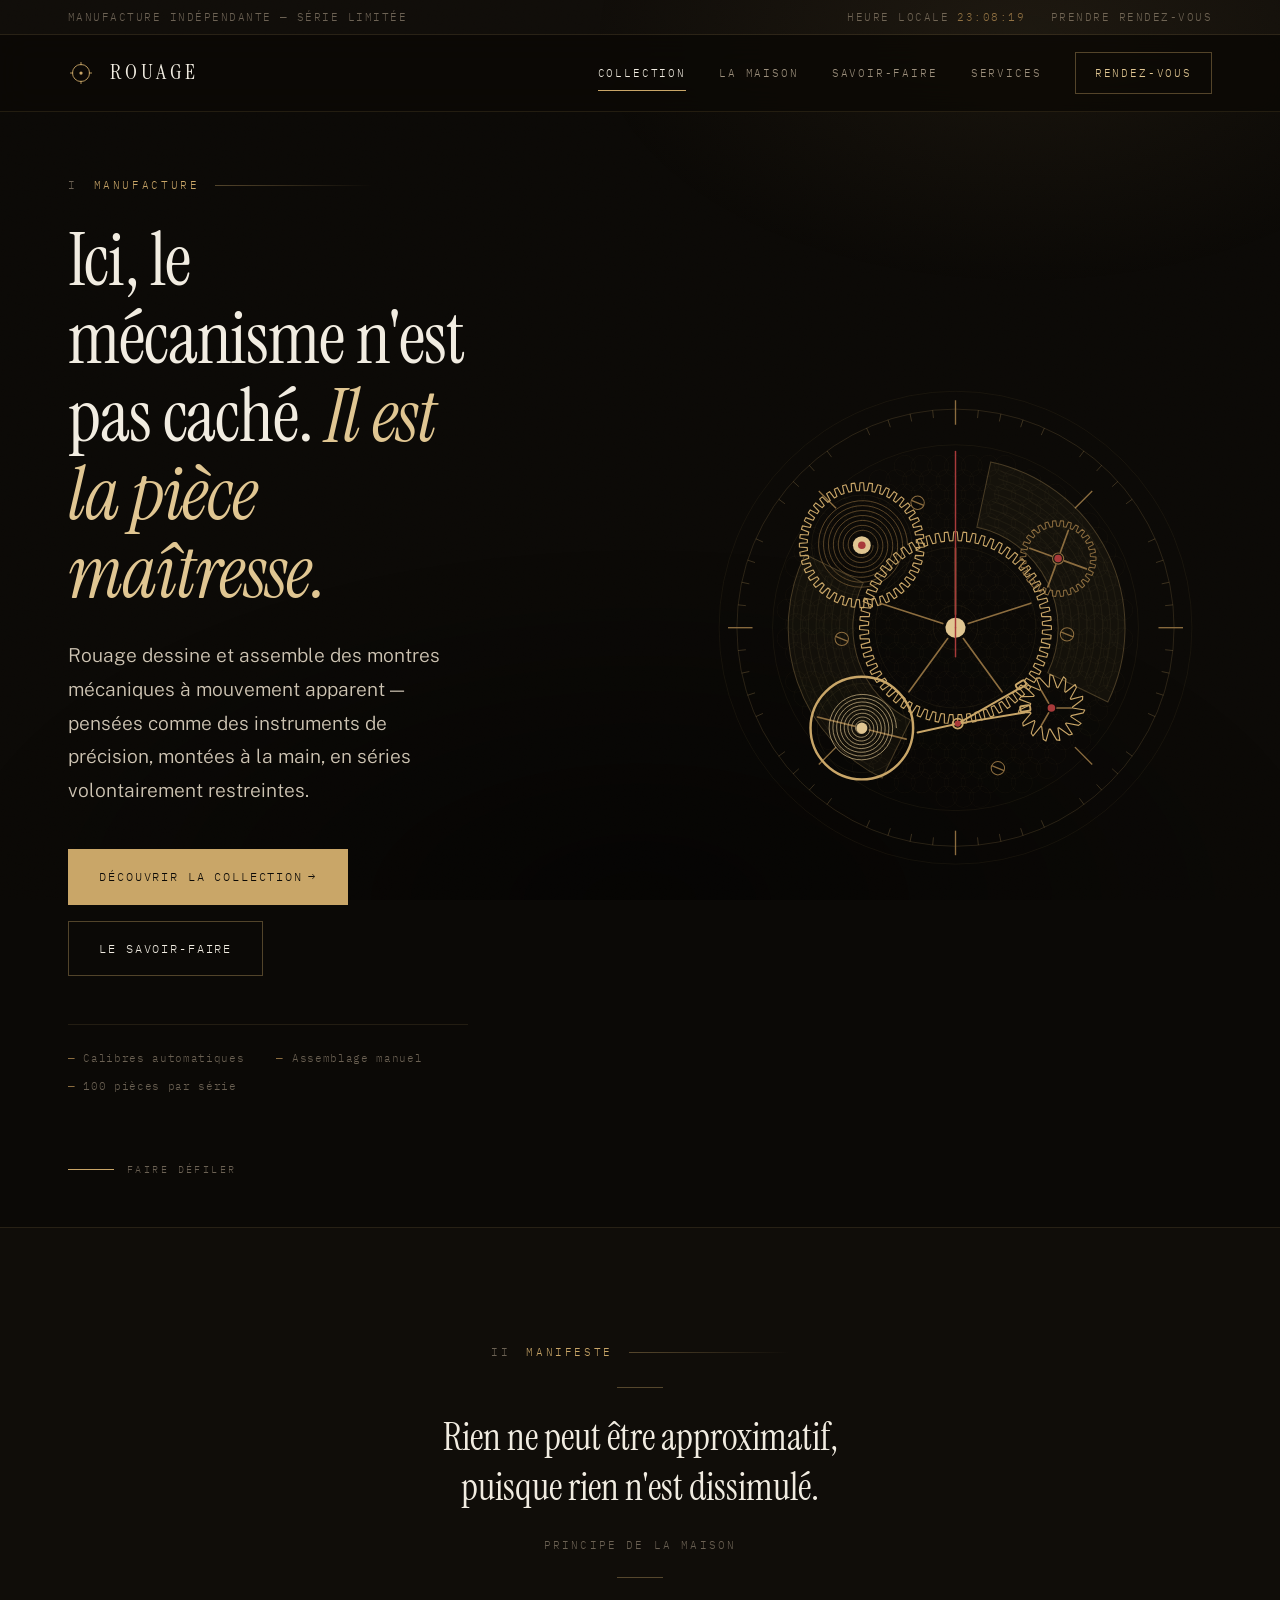
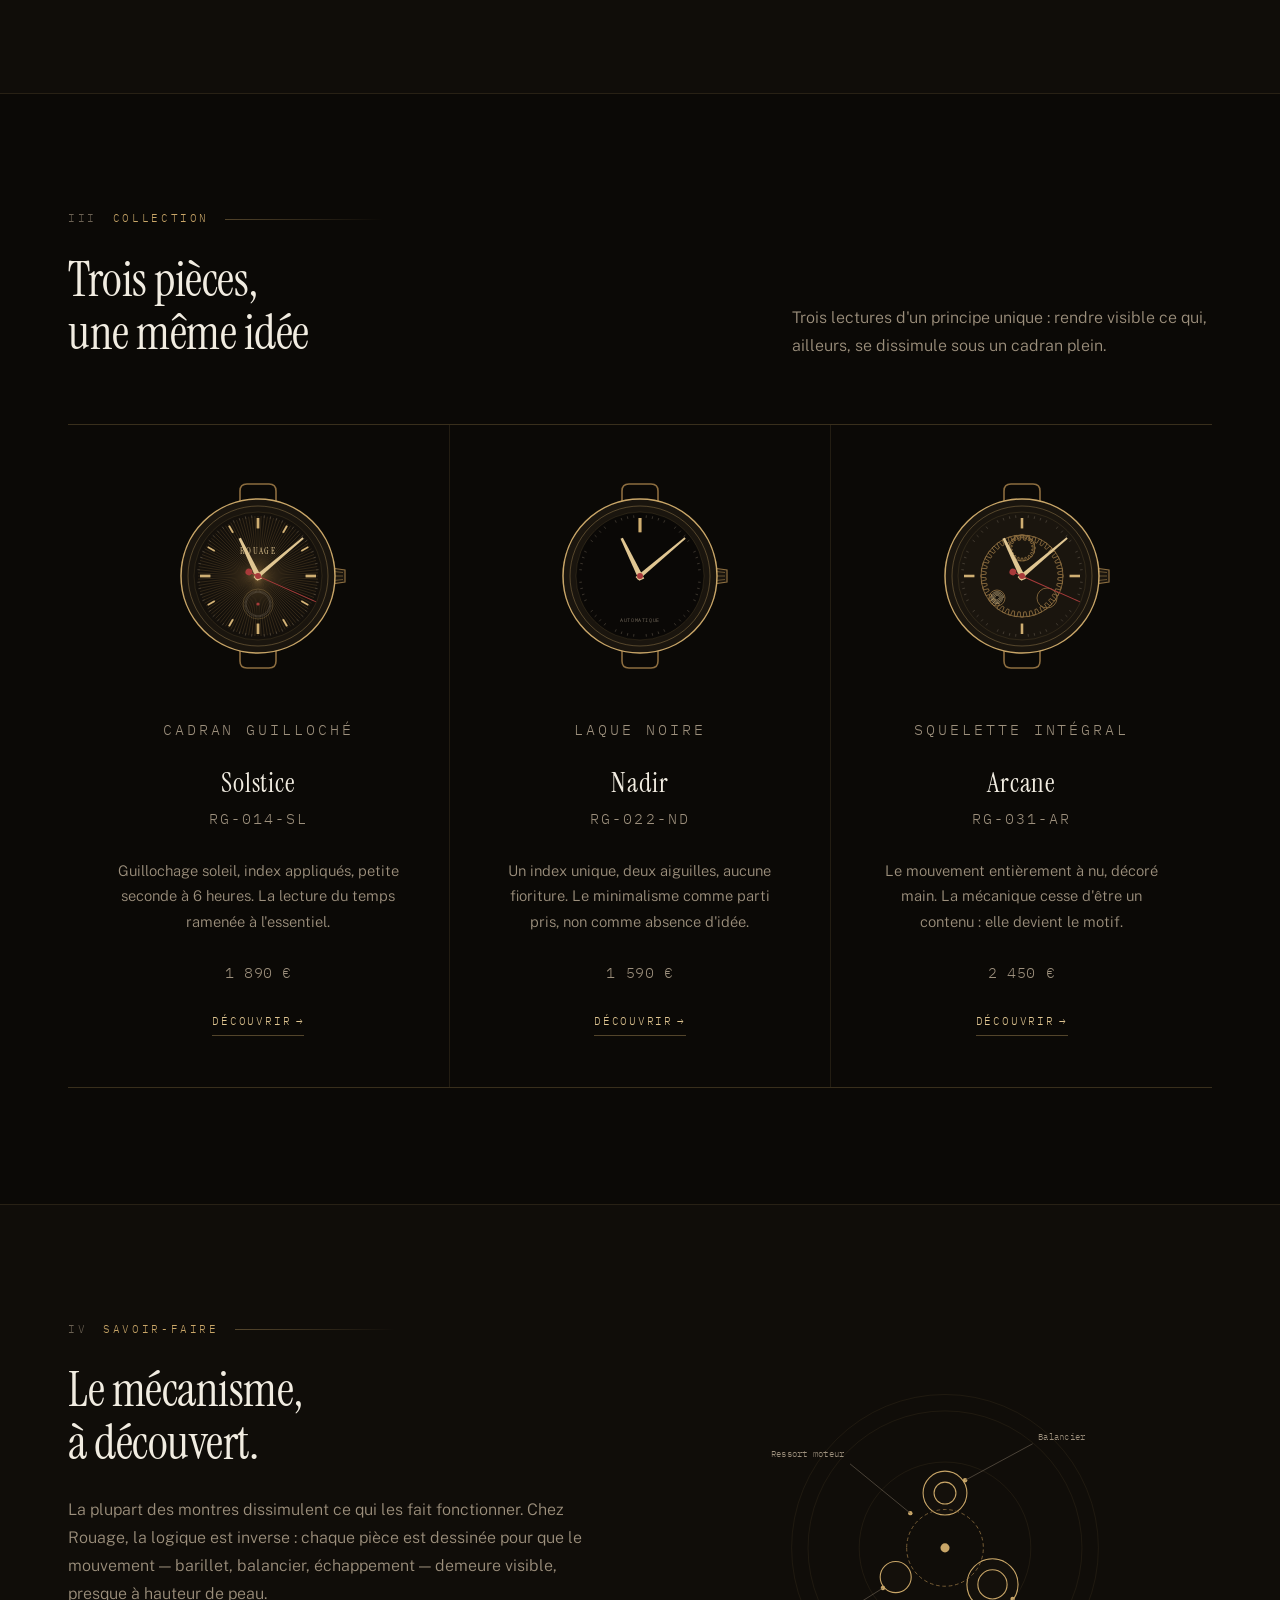
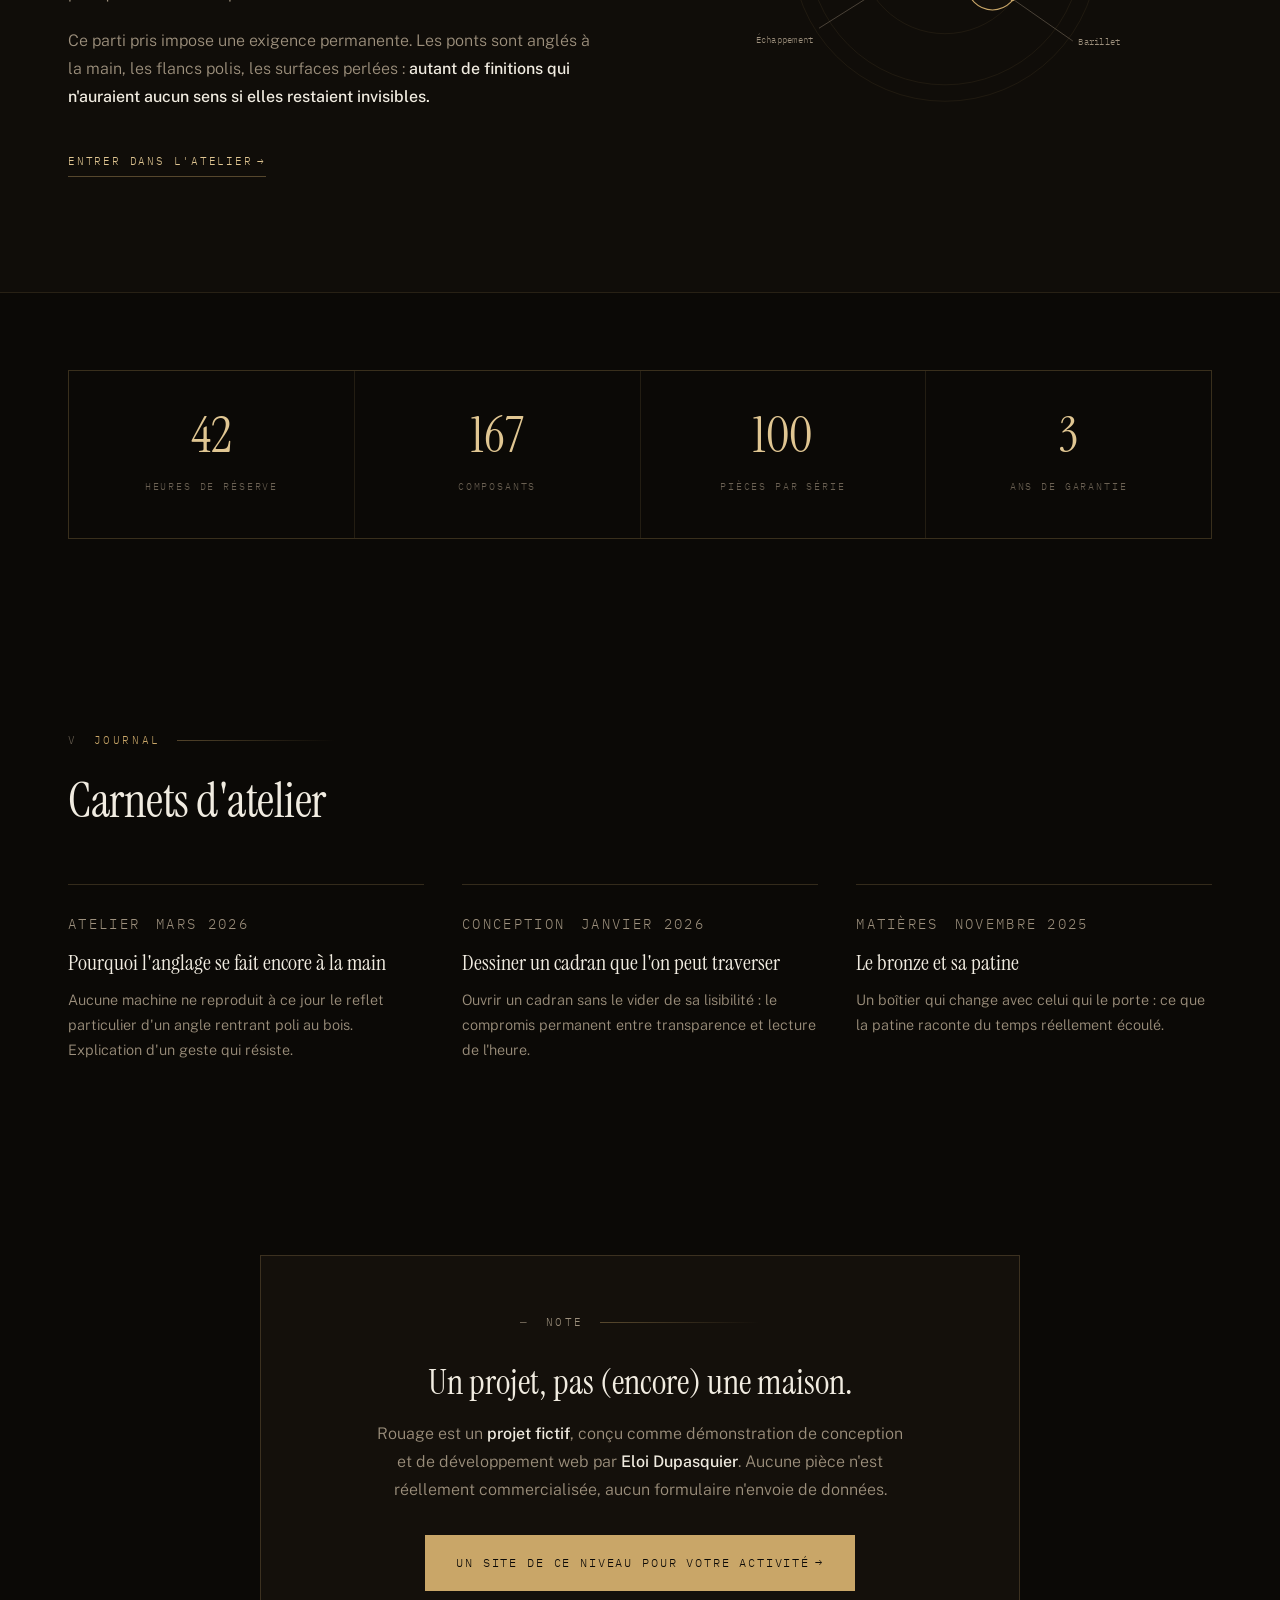
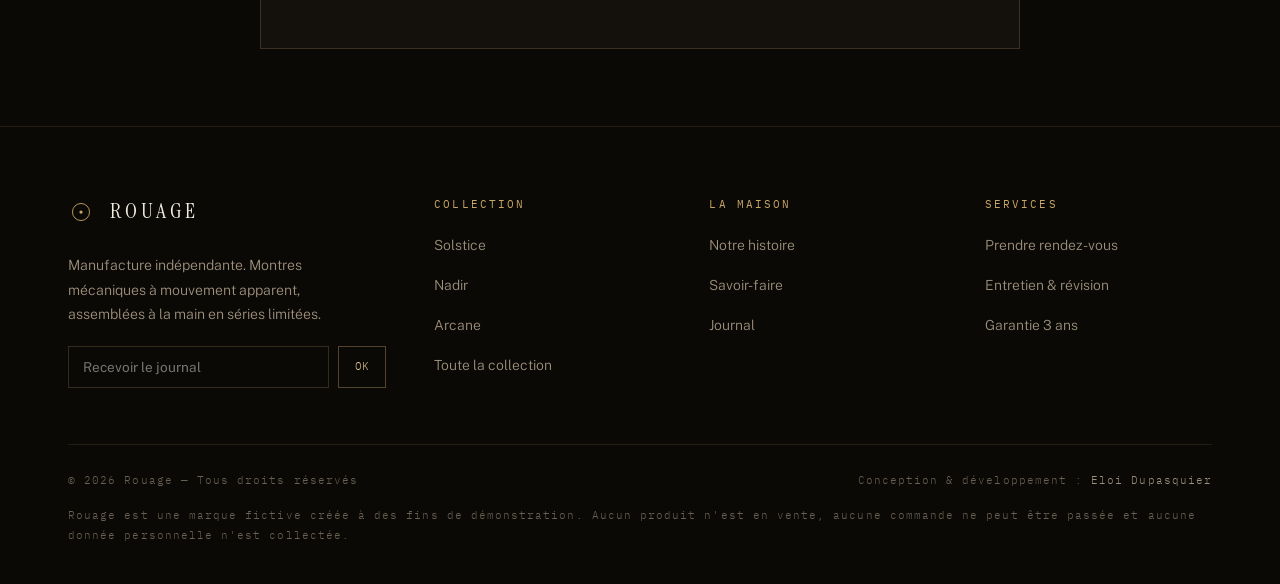
<file: index.html>
<!DOCTYPE html>
<html lang="fr">
<meta charset="UTF-8" />
<meta name="viewport" content="width=device-width, initial-scale=1.0" />
<title>Rouage — Manufacture horlogère indépendante</title>
<meta
  name="description"
  content="Rouage conçoit des montres mécaniques à mouvement apparent, assemblées à la main en séries limitées. Manufacture indépendante."
/>
<meta name="theme-color" content="#0b0906" />
<meta name="robots" content="noindex" />

<link rel="icon" type="image/svg+xml" href="favicon.svg" />
<link rel="preconnect" href="https://fonts.googleapis.com" />
<link rel="preconnect" href="https://fonts.gstatic.com" crossorigin />
<link
  href="https://fonts.googleapis.com/css2?family=Instrument+Serif:ital@0;1&family=IBM+Plex+Mono:wght@400;500&family=Public+Sans:wght@200;300;400;500&display=swap"
  rel="stylesheet"
/>
<link rel="stylesheet" href="styles.css" />

<div class="bg-vignette" aria-hidden="true"></div>
<div class="bg-grain" aria-hidden="true"></div>

<!-- ============ LOADER ============ -->
<div class="loader" aria-hidden="true">
  <div class="loader-inner">
    <div class="loader-mark">
      <svg viewBox="0 0 32 32" fill="none" xmlns="http://www.w3.org/2000/svg">
        <circle cx="16" cy="16" r="10.5" stroke="currentColor" stroke-width="1.1" />
        <circle cx="16" cy="16" r="2" fill="currentColor" />
        <g stroke="currentColor" stroke-width="1.1">
          <line x1="16" y1="2.5" x2="16" y2="6.5" />
          <line x1="16" y1="25.5" x2="16" y2="29.5" />
          <line x1="2.5" y1="16" x2="6.5" y2="16" />
          <line x1="25.5" y1="16" x2="29.5" y2="16" />
        </g>
      </svg>
    </div>
    <p class="loader-word">ROUAGE</p>
    <div class="loader-bar"><span></span></div>
  </div>
</div>

<a class="skip-link" href="#main">Aller au contenu</a>

<!-- ============ BARRE UTILITAIRE ============ -->
<div class="utility-bar">
  <div class="wrap utility-inner">
    <span class="u-left">Manufacture indépendante — Série limitée</span>
    <div class="u-right">
      <span>Heure locale <span class="local-time" data-clock>—</span></span>
      <a href="services.html">Prendre rendez-vous</a>
    </div>
  </div>
</div>

<!-- ============ EN-TÊTE ============ -->
<header class="site-header" id="top">
  <div class="wrap header-inner">
    <a href="index.html" class="logo" aria-label="Rouage — accueil">
      <span class="logo-mark" aria-hidden="true">
        <svg viewBox="0 0 32 32" fill="none" xmlns="http://www.w3.org/2000/svg">
          <circle cx="16" cy="16" r="10.5" stroke="currentColor" stroke-width="1.1" />
          <circle cx="16" cy="16" r="2" fill="currentColor" />
          <g stroke="currentColor" stroke-width="1.1">
            <line x1="16" y1="2.5" x2="16" y2="6.5" />
            <line x1="16" y1="25.5" x2="16" y2="29.5" />
            <line x1="2.5" y1="16" x2="6.5" y2="16" />
            <line x1="25.5" y1="16" x2="29.5" y2="16" />
          </g>
        </svg>
      </span>
      <span class="logo-text">ROUAGE</span>
    </a>

    <ul class="nav" id="nav">
      <li class="has-mega">
        <a href="collection.html" aria-current="page">Collection</a>
        <div class="mega">
          <a class="mega-item" href="solstice.html">
            <svg viewBox="0 0 100 100" fill="none" xmlns="http://www.w3.org/2000/svg" aria-hidden="true">
              <circle cx="50" cy="50" r="42" class="dial-rim" />
              <circle cx="50" cy="50" r="35" class="dial-face" />
              <line x1="50" y1="50" x2="50" y2="26" class="hand-h" />
              <line x1="50" y1="50" x2="68" y2="50" class="hand-m" />
              <circle cx="50" cy="50" r="2" class="dial-hub" />
            </svg>
            <span class="m-name">Solstice</span>
            <span class="m-ref">RG-014-SL</span>
          </a>
          <a class="mega-item" href="nadir.html">
            <svg viewBox="0 0 100 100" fill="none" xmlns="http://www.w3.org/2000/svg" aria-hidden="true">
              <circle cx="50" cy="50" r="42" class="dial-rim" />
              <circle cx="50" cy="50" r="35" class="dial-face-lacquer" />
              <line x1="50" y1="17" x2="50" y2="24" class="dial-index" />
              <line x1="50" y1="50" x2="50" y2="30" class="hand-h" />
              <line x1="50" y1="50" x2="64" y2="60" class="hand-m" />
              <circle cx="50" cy="50" r="2" class="dial-hub" />
            </svg>
            <span class="m-name">Nadir</span>
            <span class="m-ref">RG-022-ND</span>
          </a>
          <a class="mega-item" href="arcane.html">
            <svg viewBox="0 0 100 100" fill="none" xmlns="http://www.w3.org/2000/svg" aria-hidden="true">
              <circle cx="50" cy="50" r="42" class="dial-rim" />
              <circle cx="50" cy="50" r="35" class="dial-face-open" />
              <circle cx="50" cy="50" r="22" class="skeleton-ring" />
              <circle cx="50" cy="35" r="8" class="skeleton-ring" />
              <circle cx="64" cy="61" r="6" class="skeleton-ring" />
              <line x1="50" y1="50" x2="50" y2="30" class="hand-h" />
              <line x1="50" y1="50" x2="63" y2="50" class="hand-m" />
              <circle cx="50" cy="50" r="2" class="dial-hub" />
            </svg>
            <span class="m-name">Arcane</span>
            <span class="m-ref">RG-031-AR</span>
          </a>
        </div>
      </li>
      <li><a href="maison.html">La Maison</a></li>
      <li><a href="savoir-faire.html">Savoir-faire</a></li>
      <li><a href="services.html">Services</a></li>
      <li><a href="services.html#rendez-vous" class="nav-cta">Rendez-vous</a></li>
    </ul>

    <button class="menu-toggle" id="menuToggle" aria-label="Ouvrir le menu" aria-expanded="false" aria-controls="nav">
      <span></span><span></span><span></span>
    </button>
  </div>
</header>

<main id="main">
  <!-- ============ HERO ============ -->
  <section class="wrap hero" aria-labelledby="hero-title">
    <div class="hero-copy">
      <p class="chapter reveal"><span class="num">I</span> Manufacture</p>
      <h1 class="display reveal reveal-d1" id="hero-title">
        Ici, le mécanisme n'est pas caché.
        <span class="italic-gold">Il est la pièce maîtresse.</span>
      </h1>
      <p class="lede reveal reveal-d2">
        Rouage dessine et assemble des montres mécaniques à mouvement
        apparent — pensées comme des instruments de précision, montées à la
        main, en séries volontairement restreintes.
      </p>
      <div class="hero-actions reveal reveal-d3">
        <a href="collection.html" class="btn btn-primary">Découvrir la collection <span aria-hidden="true">→</span></a>
        <a href="savoir-faire.html" class="btn btn-ghost">Le savoir-faire</a>
      </div>
      <ul class="hero-specs reveal reveal-d4">
        <li>Calibres automatiques</li>
        <li>Assemblage manuel</li>
        <li>100 pièces par série</li>
      </ul>
    </div>

    <div class="hero-visual reveal reveal-d2" aria-hidden="true">
      <svg class="movement-art" data-parallax="0.05" viewBox="0 0 460 460" fill="none" xmlns="http://www.w3.org/2000/svg">
        <circle cx="230" cy="230" r="212" class="ring-hair" />
        <circle cx="230" cy="230" r="196" class="ring-faint" />
        <circle cx="230" cy="230" r="164" class="ring-hair" />

        <g class="minute-ticks" data-ticks data-cx="230" data-cy="230" data-outer="196" data-len="7" data-skip-major="true"></g>

        <g class="index-ticks">
          <line x1="230" y1="26" x2="230" y2="48" />
          <line x1="230" y1="412" x2="230" y2="434" />
          <line x1="26" y1="230" x2="48" y2="230" />
          <line x1="412" y1="230" x2="434" y2="230" />
          <line x1="107.4" y1="107.4" x2="122.9" y2="122.9" />
          <line x1="337.1" y1="337.1" x2="352.6" y2="352.6" />
          <line x1="352.6" y1="107.4" x2="337.1" y2="122.9" />
          <line x1="122.9" y1="337.1" x2="107.4" y2="352.6" />
        </g>

        <!-- Platine perlée, sous toutes les pièces -->
        <g class="perlage" data-perlage data-cx="230" data-cy="230" data-r="158" data-step="15" data-dot="9.5"></g>

        <!-- Ponts, ornés de côtes de Genève -->
        <path class="plate" data-plate data-cx="230" data-cy="230" data-ri="92" data-ro="152" data-a1="-78" data-a2="26" />
        <g class="cotes" data-cotes data-cx="230" data-cy="230" data-ri="97" data-ro="148" data-a1="-74" data-a2="22" data-step="7"></g>
        <path class="plate" data-plate data-cx="230" data-cy="230" data-ri="92" data-ro="150" data-a1="116" data-a2="206" />
        <g class="cotes" data-cotes data-cx="230" data-cy="230" data-ri="97" data-ro="146" data-a1="120" data-a2="202" data-step="7"></g>

        <!-- Barillet : ressort moteur enroulé sous sa denture -->
        <g class="spin-b" style="transform-origin: 146px 156px">
          <path class="gear-teeth-path" data-gear data-cx="146" data-cy="156" data-ro="56" data-ri="49" data-teeth="44" data-ratio="0.4" />
          <circle cx="146" cy="156" r="45" class="ring-hair" />
          <path class="mainspring" data-spiral data-cx="146" data-cy="156" data-r0="10" data-r1="41" data-turns="7" />
          <circle cx="146" cy="156" r="8" class="gear-hub" />
        </g>

        <!-- Grande roue centrale -->
        <g class="spin-a" style="transform-origin: 230px 230px">
          <path class="gear-teeth-path" data-gear data-cx="230" data-cy="230" data-ro="86" data-ri="78" data-teeth="64" data-ratio="0.38" />
          <circle cx="230" cy="230" r="72" class="ring-hair" />
          <g class="spoke" data-spokes data-cx="230" data-cy="230" data-r0="12" data-r1="71" data-count="5" data-offset="-90"></g>
          <circle cx="230" cy="230" r="20" class="ring-hair" />
          <circle cx="230" cy="230" r="9" class="gear-hub" />
        </g>

        <!-- Roue intermédiaire -->
        <g class="spin-c" style="transform-origin: 322px 168px">
          <path class="gear-teeth-path-alt" data-gear data-cx="322" data-cy="168" data-ro="34" data-ri="29" data-teeth="30" data-ratio="0.4" />
          <g class="spoke" data-spokes data-cx="322" data-cy="168" data-r0="6" data-r1="27" data-count="4" data-offset="20"></g>
          <circle cx="322" cy="168" r="5" class="gear-body-alt" />
        </g>

        <!-- Roue d'échappement -->
        <g class="spin-echap" style="transform-origin: 316px 302px">
          <path class="escape-wheel" data-escape data-cx="316" data-cy="302" data-ro="30" data-ri="19" data-teeth="15" />
          <g class="spoke" data-spokes data-cx="316" data-cy="302" data-r0="5" data-r1="18" data-count="3" data-offset="0"></g>
        </g>

        <!-- Ancre : bascule au rythme du balancier -->
        <g class="ancre">
          <path d="M232 316 L292 306 M232 316 L288 284 M232 316 L196 324" />
          <circle cx="232" cy="316" r="4.5" />
          <rect x="288" y="300" width="9" height="5" rx="1.5" transform="rotate(-9 292 302)" />
          <rect x="284" y="279" width="9" height="5" rx="1.5" transform="rotate(-32 288 281)" />
        </g>

        <!-- Balancier et son spiral -->
        <g class="balancier">
          <circle cx="146" cy="320" r="46" class="balance-rim" />
          <circle cx="146" cy="320" r="40" class="ring-hair" />
          <g class="spoke" data-spokes data-cx="146" data-cy="320" data-r0="7" data-r1="41" data-count="2" data-offset="14"></g>
          <path class="spiral-balancier" data-spiral data-cx="146" data-cy="320" data-r0="4" data-r1="31" data-turns="8" />
          <circle cx="146" cy="320" r="5" class="gear-hub" />
        </g>

        <!-- Rubis et vis -->
        <g class="rubis">
          <circle cx="146" cy="156" r="3.4" /><circle cx="322" cy="168" r="3.4" />
          <circle cx="316" cy="302" r="3.4" /><circle cx="232" cy="316" r="2.8" />
        </g>
        <g class="vis">
          <circle cx="330" cy="236" r="6" /><line x1="325" y1="234" x2="335" y2="238" />
          <circle cx="196" cy="118" r="6" /><line x1="191" y1="116" x2="201" y2="120" />
          <circle cx="128" cy="240" r="6" /><line x1="123" y1="238" x2="133" y2="242" />
          <circle cx="268" cy="356" r="6" /><line x1="263" y1="354" x2="273" y2="358" />
        </g>

        <!-- Aiguille des secondes, tour complet en 60 s -->
        <g class="sweep" style="transform-origin: 230px 230px">
          <line x1="230" y1="230" x2="230" y2="72" class="hand-second" />
          <line x1="230" y1="230" x2="230" y2="256" class="hand-second" />
        </g>
      </svg>
    </div>
  </section>

  <div class="wrap"><div class="scroll-cue"><i aria-hidden="true"></i> Faire défiler</div></div>

  <!-- ============ MANIFESTE ============ -->
  <section class="section bleed" style="background: var(--bg-2); border-block: 1px solid var(--line);">
    <div class="wrap-narrow" style="text-align: center;">
      <p class="chapter reveal" style="justify-content: center;"><span class="num">II</span> Manifeste</p>
      <blockquote class="pull-quote reveal reveal-d1">
        Rien ne peut être approximatif, puisque rien n'est dissimulé.
        <span class="quote-attrib">Principe de la maison</span>
      </blockquote>
    </div>
  </section>

  <!-- ============ COLLECTION ============ -->
  <section class="section" id="collection" aria-labelledby="collection-title">
    <div class="wrap">
      <p class="chapter reveal"><span class="num">III</span> Collection</p>
      <div style="display: flex; flex-wrap: wrap; gap: 1.5rem; align-items: end; justify-content: space-between; margin-bottom: clamp(2.5rem, 5vw, 4rem);">
        <h2 class="h2 reveal" id="collection-title">Trois pièces,<br />une même idée</h2>
        <p class="body-copy reveal reveal-d1" style="max-width: 42ch;">
          Trois lectures d'un principe unique : rendre visible ce qui,
          ailleurs, se dissimule sous un cadran plein.
        </p>
      </div>
    </div>

    <div class="wrap">
      <div class="collection-grid" data-stagger="0.09">
        <!-- Solstice -->
        <article class="piece-card reveal">
          <div class="dial-wrap">
            <svg viewBox="0 0 200 200" fill="none" xmlns="http://www.w3.org/2000/svg" role="img"
               aria-label="Montre Solstice : cadran guilloché soleil, index appliqués et petite seconde à six heures">
            <path d="M82 31 L82 15 Q82 8 89 8 L111 8 Q118 8 118 15 L118 31" class="case-lug" />
            <path d="M82 169 L82 185 Q82 192 89 192 L111 192 Q118 192 118 185 L118 169" class="case-lug" />
            <path d="M173 92 L187 94 L187 106 L173 108 Z" class="case-crown" />
            <g class="case-crown-grain">
              <line x1="176" y1="95.5" x2="185" y2="96.5" />
              <line x1="176" y1="100" x2="185" y2="100" />
              <line x1="176" y1="104.5" x2="185" y2="103.5" />
            </g>
            <circle cx="100" cy="100" r="77" class="case-outer" />
            <circle cx="100" cy="100" r="70" class="case-bezel" />
            <circle cx="100" cy="100" r="64" class="dial-face" />
            <g class="sunray" data-sunray data-cx="100" data-cy="100" data-outer="60" data-count="120"></g>
            <g class="dial-minute" data-ticks data-cx="100" data-cy="100" data-outer="61" data-len="2.6" data-skip-major="true"></g>
            <g class="index-applique" data-applique data-cx="100" data-cy="100" data-outer="58" data-len="8" data-w="2.8"></g>
            <circle cx="100" cy="128" r="15" class="subdial" />
            <g class="dial-minute" data-ticks data-cx="100" data-cy="128" data-outer="13.5" data-len="2.4"></g>
            <circle cx="100" cy="128" r="1.6" class="dial-hub" />
            <text x="100" y="78" class="dial-text">ROUAGE</text>
            <g data-live-hands data-cx="100" data-cy="100">
              <path class="hand-h" d="M97.2 104 L98.7 58 L101.3 58 L102.8 104 Z" />
              <path class="hand-m" d="M97.9 104 L99.1 41 L100.9 41 L102.1 104 Z" />
              <g class="hand-s">
                <line x1="100" y1="112" x2="100" y2="37" />
                <circle cx="100" cy="110" r="3.4" />
              </g>
            </g>
            <circle cx="100" cy="100" r="3" class="dial-hub" />
          </svg>
          </div>
          <p class="piece-eyebrow">Cadran guilloché</p>
          <h3>Solstice</h3>
          <p class="piece-ref">RG-014-SL</p>
          <p>
            Guillochage soleil, index appliqués, petite seconde à 6 heures.
            La lecture du temps ramenée à l'essentiel.
          </p>
          <p class="piece-price">1 890 €</p>
          <a href="solstice.html" class="link-arrow">Découvrir <span aria-hidden="true">→</span></a>
        </article>

        <!-- Nadir -->
        <article class="piece-card reveal reveal-d1">
          <div class="dial-wrap">
            <svg viewBox="0 0 200 200" fill="none" xmlns="http://www.w3.org/2000/svg" role="img"
               aria-label="Montre Nadir : cadran laqué noir, index unique à midi, deux aiguilles">
            <path d="M82 31 L82 15 Q82 8 89 8 L111 8 Q118 8 118 15 L118 31" class="case-lug" />
            <path d="M82 169 L82 185 Q82 192 89 192 L111 192 Q118 192 118 185 L118 169" class="case-lug" />
            <path d="M173 92 L187 94 L187 106 L173 108 Z" class="case-crown" />
            <g class="case-crown-grain">
              <line x1="176" y1="95.5" x2="185" y2="96.5" />
              <line x1="176" y1="100" x2="185" y2="100" />
              <line x1="176" y1="104.5" x2="185" y2="103.5" />
            </g>
            <circle cx="100" cy="100" r="77" class="case-outer" />
            <circle cx="100" cy="100" r="70" class="case-bezel" />
            <circle cx="100" cy="100" r="64" class="dial-face-lacquer" />
            <g class="dial-minute" data-ticks data-cx="100" data-cy="100" data-outer="61" data-len="2.6" data-skip-major="true"></g>
            <g class="index-applique" data-applique data-cx="100" data-cy="100" data-outer="58" data-len="11" data-w="3.2" data-only="0"></g>
            <text x="100" y="146" class="dial-text-sm">AUTOMATIQUE</text>
            <g data-live-hands data-cx="100" data-cy="100">
              <path class="hand-h" d="M97.2 104 L98.7 58 L101.3 58 L102.8 104 Z" />
              <path class="hand-m" d="M97.9 104 L99.1 41 L100.9 41 L102.1 104 Z" />
            </g>
            <circle cx="100" cy="100" r="3" class="dial-hub" />
          </svg>
          </div>
          <p class="piece-eyebrow">Laque noire</p>
          <h3>Nadir</h3>
          <p class="piece-ref">RG-022-ND</p>
          <p>
            Un index unique, deux aiguilles, aucune fioriture. Le minimalisme
            comme parti pris, non comme absence d'idée.
          </p>
          <p class="piece-price">1 590 €</p>
          <a href="nadir.html" class="link-arrow">Découvrir <span aria-hidden="true">→</span></a>
        </article>

        <!-- Arcane -->
        <article class="piece-card reveal reveal-d2">
          <div class="dial-wrap">
            <svg viewBox="0 0 200 200" fill="none" xmlns="http://www.w3.org/2000/svg" role="img"
               aria-label="Montre Arcane : mouvement squelette apparent, sans cadran plein">
            <path d="M82 31 L82 15 Q82 8 89 8 L111 8 Q118 8 118 15 L118 31" class="case-lug" />
            <path d="M82 169 L82 185 Q82 192 89 192 L111 192 Q118 192 118 185 L118 169" class="case-lug" />
            <path d="M173 92 L187 94 L187 106 L173 108 Z" class="case-crown" />
            <g class="case-crown-grain">
              <line x1="176" y1="95.5" x2="185" y2="96.5" />
              <line x1="176" y1="100" x2="185" y2="100" />
              <line x1="176" y1="104.5" x2="185" y2="103.5" />
            </g>
            <circle cx="100" cy="100" r="77" class="case-outer" />
            <circle cx="100" cy="100" r="70" class="case-bezel" />
            <circle cx="100" cy="100" r="64" class="dial-face-open" />
            <g class="dial-minute" data-ticks data-cx="100" data-cy="100" data-outer="61" data-len="2.6" data-skip-major="true"></g>
            <circle cx="100" cy="100" r="41" class="skeleton-ring" />
            <path class="gear-teeth-path-alt" data-gear data-cx="100" data-cy="100" data-ro="41" data-ri="36" data-teeth="40" data-ratio="0.4" />
            <circle cx="100" cy="72" r="13" class="skeleton-ring" />
            <path class="gear-teeth-path-alt" data-gear data-cx="100" data-cy="72" data-ro="13" data-ri="10" data-teeth="18" data-ratio="0.42" />
            <circle cx="125" cy="122" r="10" class="skeleton-ring" />
            <circle cx="75" cy="122" r="8" class="skeleton-ring" />
            <path class="spiral-balancier" data-spiral data-cx="75" data-cy="122" data-r0="1.6" data-r1="6.6" data-turns="4" />
            <g class="index-applique" data-applique data-cx="100" data-cy="100" data-outer="58" data-len="8" data-w="2.6" data-sparse="true"></g>
            <g data-live-hands data-cx="100" data-cy="100">
              <path class="hand-h" d="M97.2 104 L98.7 58 L101.3 58 L102.8 104 Z" />
              <path class="hand-m" d="M97.9 104 L99.1 41 L100.9 41 L102.1 104 Z" />
              <g class="hand-s">
                <line x1="100" y1="112" x2="100" y2="37" />
                <circle cx="100" cy="110" r="3.4" />
              </g>
            </g>
            <circle cx="100" cy="100" r="3" class="dial-hub" />
          </svg>
          </div>
          <p class="piece-eyebrow">Squelette intégral</p>
          <h3>Arcane</h3>
          <p class="piece-ref">RG-031-AR</p>
          <p>
            Le mouvement entièrement à nu, décoré main. La mécanique cesse
            d'être un contenu : elle devient le motif.
          </p>
          <p class="piece-price">2 450 €</p>
          <a href="arcane.html" class="link-arrow">Découvrir <span aria-hidden="true">→</span></a>
        </article>
      </div>
    </div>
  </section>

  <!-- ============ SAVOIR-FAIRE ============ -->
  <section class="section bleed" style="background: var(--bg-2); border-block: 1px solid var(--line);">
    <div class="wrap editorial">
      <div class="editorial-copy">
        <p class="chapter reveal"><span class="num">IV</span> Savoir-faire</p>
        <h2 class="h2 reveal reveal-d1" style="margin-bottom: 1.6rem;">Le mécanisme,<br />à découvert.</h2>
        <div class="body-copy reveal reveal-d2">
          <p>
            La plupart des montres dissimulent ce qui les fait fonctionner.
            Chez Rouage, la logique est inverse : chaque pièce est dessinée
            pour que le mouvement — barillet, balancier, échappement — demeure
            visible, presque à hauteur de peau.
          </p>
          <p>
            Ce parti pris impose une exigence permanente. Les ponts sont
            anglés à la main, les flancs polis, les surfaces perlées :
            <strong>autant de finitions qui n'auraient aucun sens si elles
            restaient invisibles.</strong>
          </p>
        </div>
        <p class="reveal reveal-d3" style="margin-top: 2.2rem;">
          <a href="savoir-faire.html" class="link-arrow">Entrer dans l'atelier <span aria-hidden="true">→</span></a>
        </p>
      </div>

      <div class="editorial-visual reveal reveal-d2" aria-hidden="true">
        <svg viewBox="-40 -30 460 440" fill="none" xmlns="http://www.w3.org/2000/svg">
          <circle cx="190" cy="190" r="168" class="diagram-ring" />
          <circle cx="190" cy="190" r="150" class="diagram-ring" />
          <circle cx="190" cy="190" r="94" class="diagram-ring" />

          <circle cx="190" cy="130" r="24" class="diagram-part-fill" />
          <circle cx="190" cy="130" r="12" class="diagram-part" />
          <circle cx="212" cy="116" r="2.4" class="leader-dot" />
          <line x1="212" y1="116" x2="286" y2="76" class="leader" />
          <text x="292" y="72" class="leader-label">Balancier</text>

          <circle cx="136" cy="222" r="17" class="diagram-part-fill" />
          <circle cx="122" cy="234" r="2.4" class="leader-dot" />
          <line x1="122" y1="234" x2="52" y2="278" class="leader" />
          <text x="46" y="294" class="leader-label" text-anchor="end">Échappement</text>

          <circle cx="242" cy="230" r="28" class="diagram-part-fill" />
          <circle cx="242" cy="230" r="16" class="diagram-part" />
          <circle cx="264" cy="246" r="2.4" class="leader-dot" />
          <line x1="264" y1="246" x2="330" y2="292" class="leader" />
          <text x="336" y="296" class="leader-label">Barillet</text>

          <path d="M190 190 m-42,0 a42,42 0 1,0 84,0 a42,42 0 1,0 -84,0" class="diagram-spring" />
          <circle cx="152" cy="152" r="2.4" class="leader-dot" />
          <line x1="152" y1="152" x2="86" y2="98" class="leader" />
          <text x="80" y="90" class="leader-label" text-anchor="end">Ressort moteur</text>

          <circle cx="190" cy="190" r="5" class="leader-dot" />
        </svg>
      </div>
    </div>
  </section>

  <!-- ============ CHIFFRES ============ -->
  <section class="section-tight">
    <div class="wrap">
      <div class="figures reveal" data-stagger="0.09">
        <div class="figure"><span class="f-num" data-compte="42">0</span><span class="f-label">Heures de réserve</span></div>
        <div class="figure"><span class="f-num" data-compte="168">0</span><span class="f-label">Composants</span></div>
        <div class="figure"><span class="f-num" data-compte="100">0</span><span class="f-label">Pièces par série</span></div>
        <div class="figure"><span class="f-num" data-compte="3">0</span><span class="f-label">Ans de garantie</span></div>
      </div>
    </div>
  </section>

  <!-- ============ JOURNAL ============ -->
  <section class="section" aria-labelledby="journal-title">
    <div class="wrap">
      <p class="chapter reveal"><span class="num">V</span> Journal</p>
      <h2 class="h2 reveal reveal-d1" id="journal-title" style="margin-bottom: clamp(2.5rem, 5vw, 3.5rem);">
        Carnets d'atelier
      </h2>

      <div class="journal-grid" data-stagger="0.09">
        <article class="journal-card reveal">
          <p class="journal-meta"><span>Atelier</span><span>Mars 2026</span></p>
          <h3>Pourquoi l'anglage se fait encore à la main</h3>
          <p>
            Aucune machine ne reproduit à ce jour le reflet particulier d'un
            angle rentrant poli au bois. Explication d'un geste qui résiste.
          </p>
        </article>
        <article class="journal-card reveal reveal-d1">
          <p class="journal-meta"><span>Conception</span><span>Janvier 2026</span></p>
          <h3>Dessiner un cadran que l'on peut traverser</h3>
          <p>
            Ouvrir un cadran sans le vider de sa lisibilité : le compromis
            permanent entre transparence et lecture de l'heure.
          </p>
        </article>
        <article class="journal-card reveal reveal-d2">
          <p class="journal-meta"><span>Matières</span><span>Novembre 2025</span></p>
          <h3>Le bronze et sa patine</h3>
          <p>
            Un boîtier qui change avec celui qui le porte : ce que la patine
            raconte du temps réellement écoulé.
          </p>
        </article>
      </div>
    </div>
  </section>

  <!-- ============ DÉMONSTRATION ============ -->
  <section class="section-tight">
    <div class="wrap">
      <div class="demo-banner reveal">
        <p class="chapter" style="justify-content: center;"><span class="num">—</span> Note</p>
        <h2>Un projet, pas (encore) une maison.</h2>
        <p>
          Rouage est un <strong>projet fictif</strong>, conçu comme
          démonstration de conception et de développement web par
          <strong>Eloi Dupasquier</strong>. Aucune pièce n'est réellement
          commercialisée, aucun formulaire n'envoie de données.
        </p>
        <a href="https://edupasquier.me" class="btn btn-primary" target="_blank" rel="noopener">
          Un site de ce niveau pour votre activité <span aria-hidden="true">→</span>
        </a>
      </div>
    </div>
  </section>
</main>

<!-- ============ PIED DE PAGE ============ -->
<footer class="site-footer">
  <div class="wrap">
    <div class="footer-top">
      <div class="footer-brand">
        <a href="index.html" class="logo">
          <span class="logo-mark" aria-hidden="true">
            <svg viewBox="0 0 32 32" fill="none" xmlns="http://www.w3.org/2000/svg">
              <circle cx="16" cy="16" r="10.5" stroke="currentColor" stroke-width="1.1" />
              <circle cx="16" cy="16" r="2" fill="currentColor" />
            </svg>
          </span>
          <span class="logo-text">ROUAGE</span>
        </a>
        <p>
          Manufacture indépendante. Montres mécaniques à mouvement apparent,
          assemblées à la main en séries limitées.
        </p>
        <form class="newsletter" data-demo-form>
          <label for="nl-email" class="sr-only" style="position:absolute;left:-9999px;">Adresse email</label>
          <input type="email" id="nl-email" placeholder="Recevoir le journal" required />
          <button type="submit">OK</button>
        </form>
      </div>

      <div class="footer-col">
        <h4>Collection</h4>
        <ul>
          <li><a href="solstice.html">Solstice</a></li>
          <li><a href="nadir.html">Nadir</a></li>
          <li><a href="arcane.html">Arcane</a></li>
          <li><a href="collection.html">Toute la collection</a></li>
        </ul>
      </div>

      <div class="footer-col">
        <h4>La Maison</h4>
        <ul>
          <li><a href="maison.html">Notre histoire</a></li>
          <li><a href="savoir-faire.html">Savoir-faire</a></li>
          <li><a href="index.html#collection">Journal</a></li>
        </ul>
      </div>

      <div class="footer-col">
        <h4>Services</h4>
        <ul>
          <li><a href="services.html#rendez-vous">Prendre rendez-vous</a></li>
          <li><a href="services.html">Entretien &amp; révision</a></li>
          <li><a href="services.html">Garantie 3 ans</a></li>
        </ul>
      </div>
    </div>

    <div class="footer-bottom">
      <span>© <span data-year>2026</span> Rouage — Tous droits réservés</span>
      <span>Conception &amp; développement : <a href="https://edupasquier.me" target="_blank" rel="noopener">Eloi Dupasquier</a></span>
      <p class="footer-disclaimer">
        Rouage est une marque fictive créée à des fins de démonstration.
        Aucun produit n'est en vente, aucune commande ne peut être passée et
        aucune donnée personnelle n'est collectée.
      </p>
    </div>
  </div>
</footer>

<script src="script.js"></script>
</html>
</file>
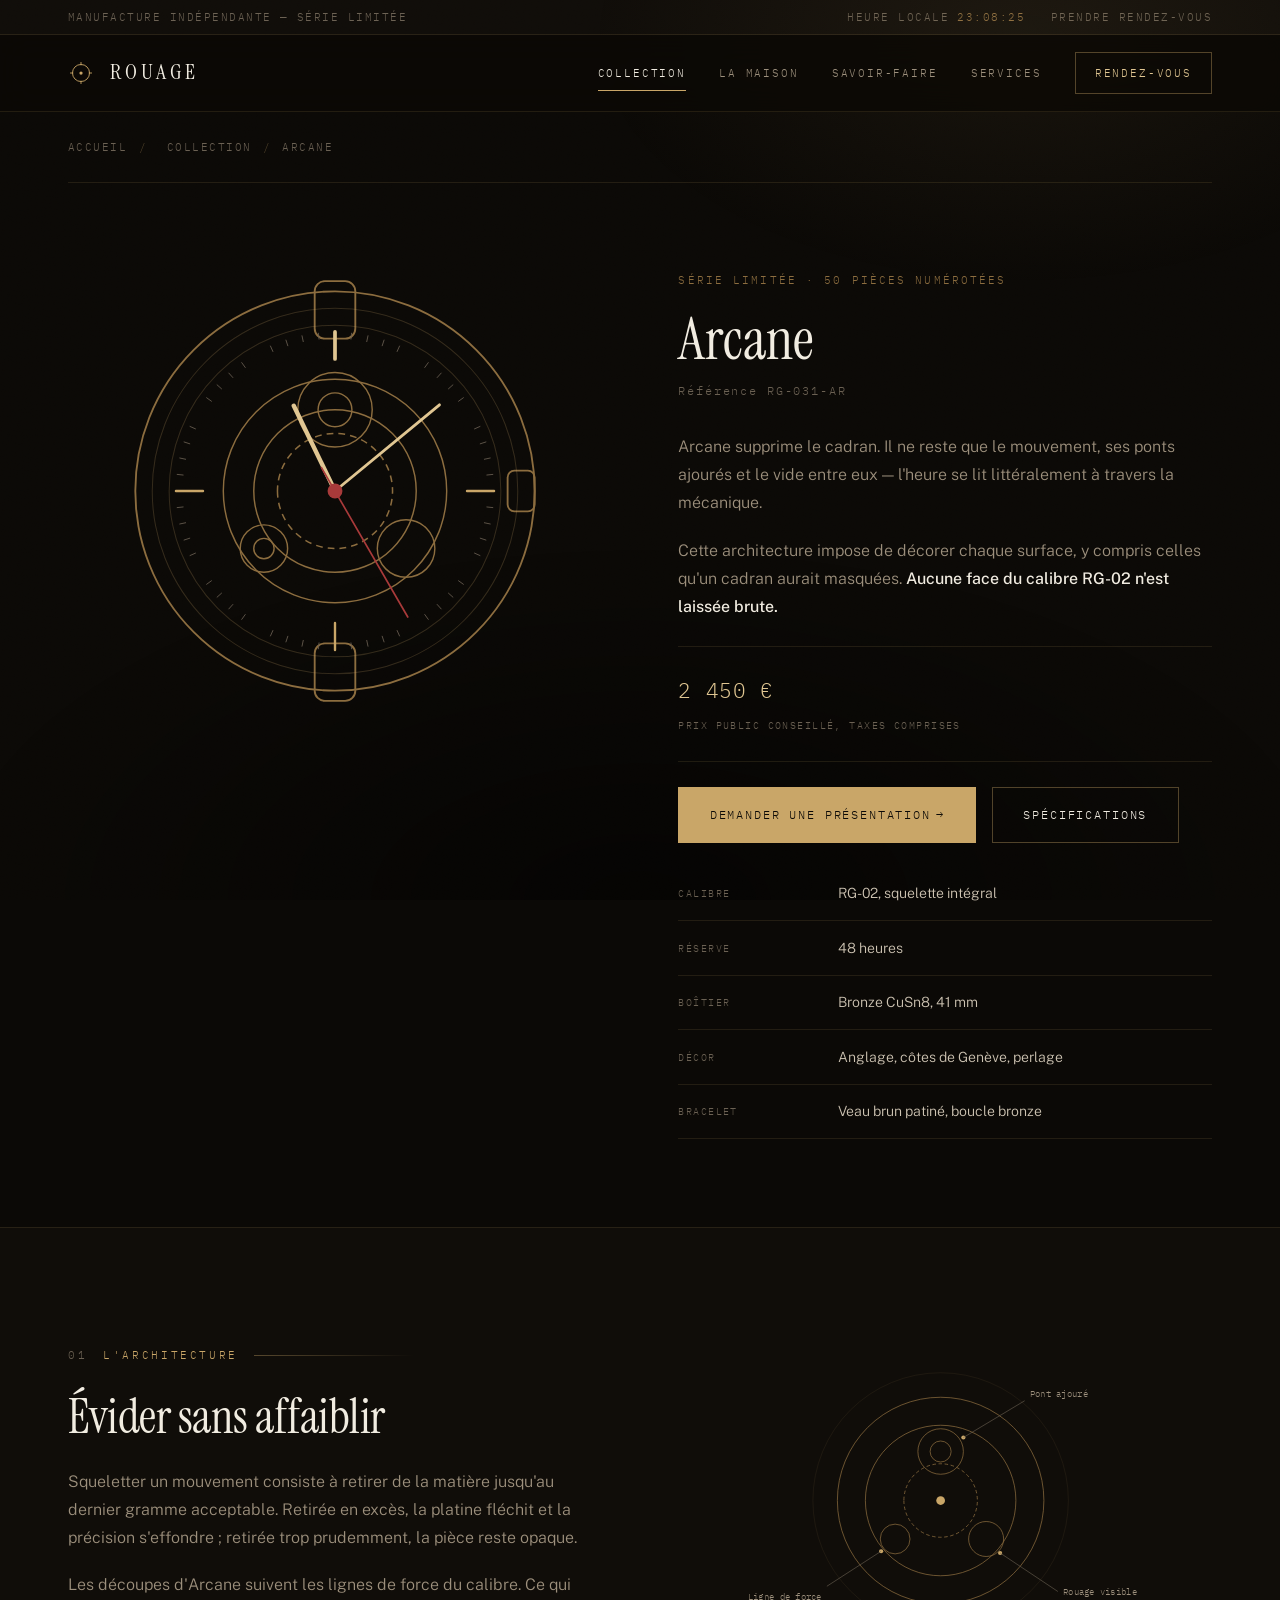
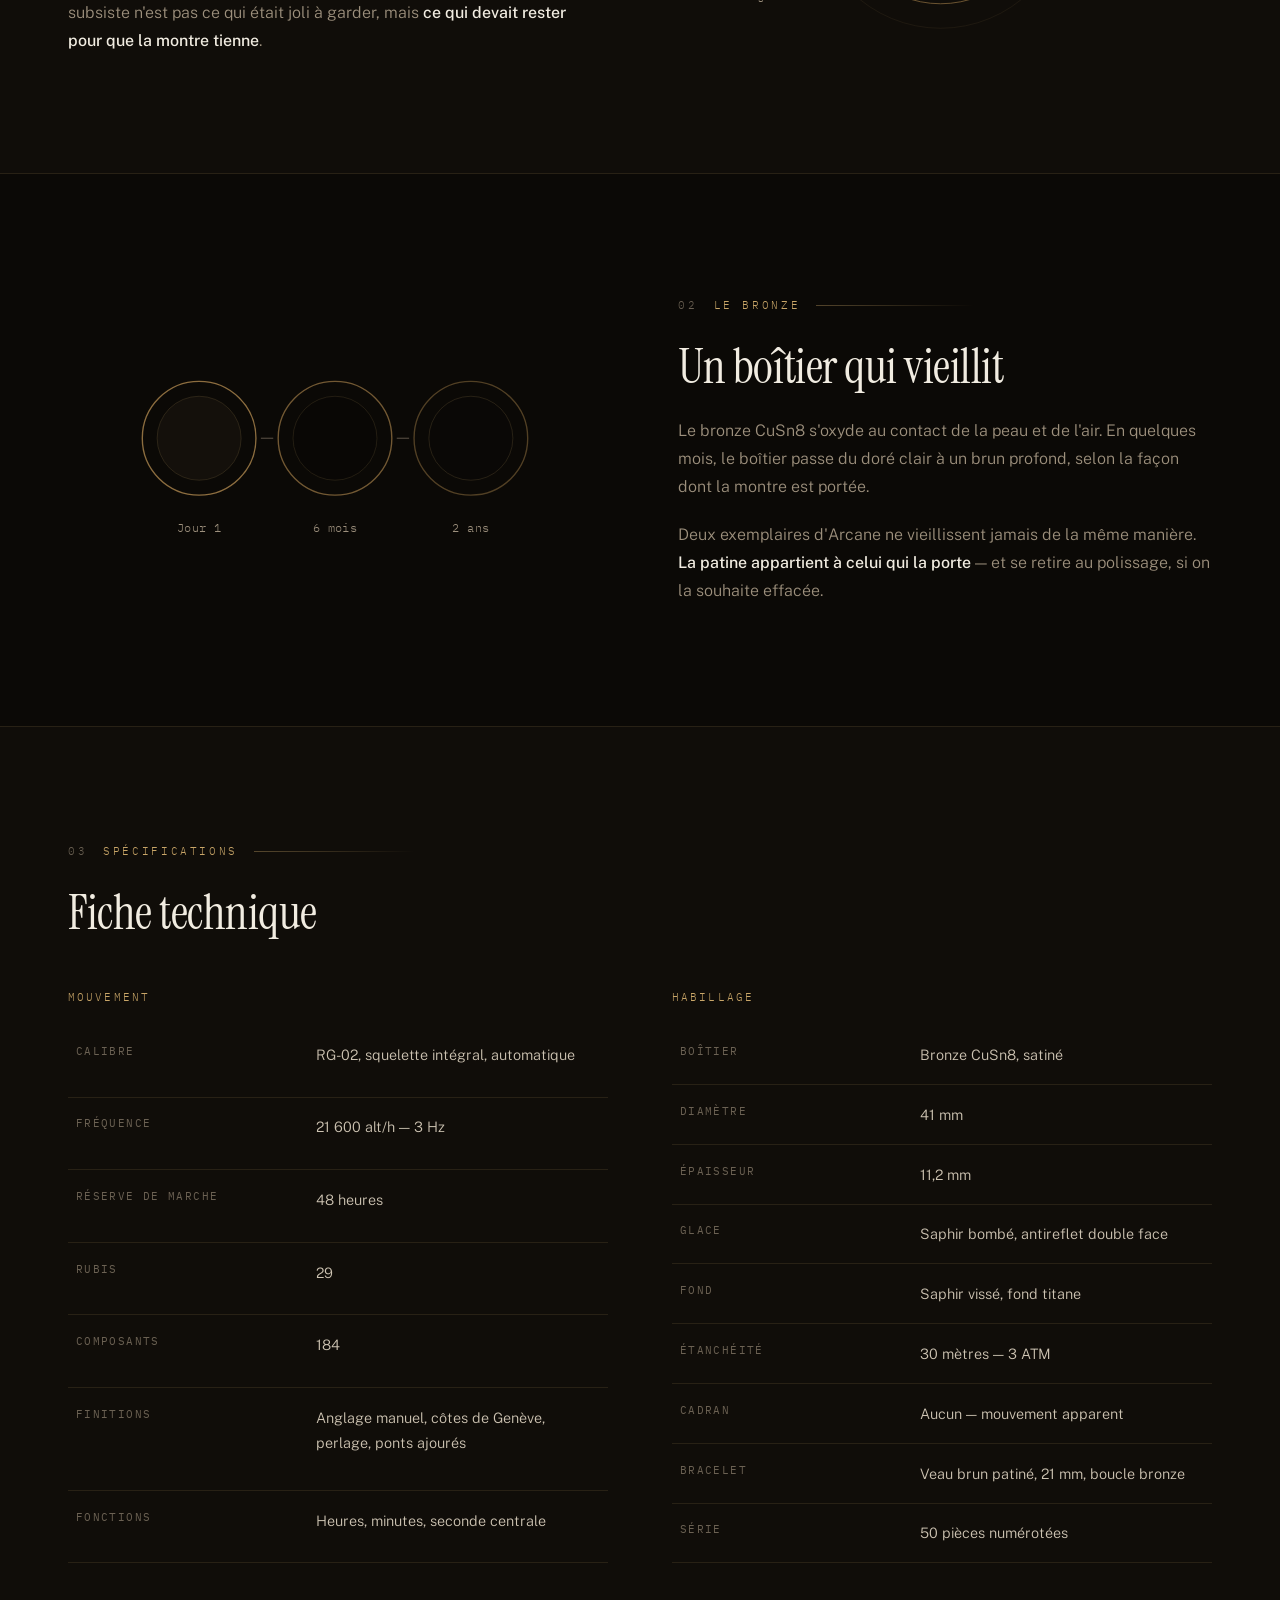
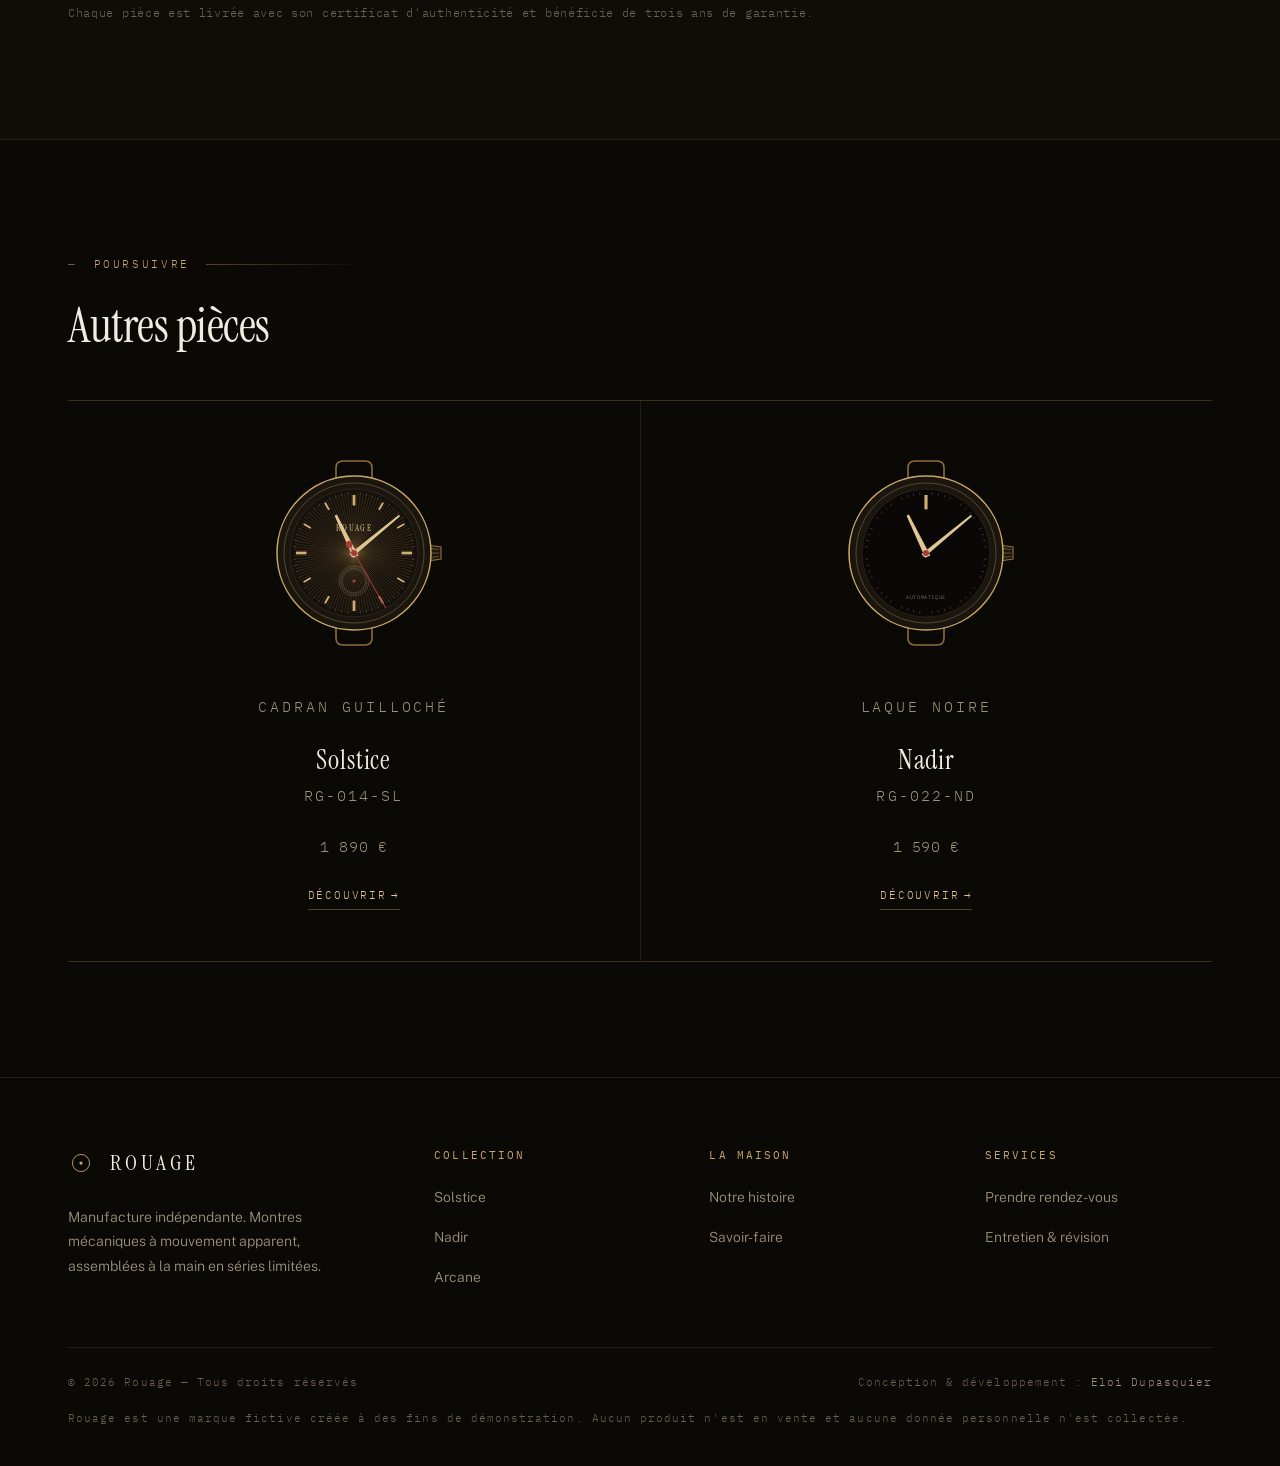
<file: arcane.html>
<!DOCTYPE html>
<html lang="fr">
<meta charset="UTF-8" />
<meta name="viewport" content="width=device-width, initial-scale=1.0" />
<title>Arcane — RG-031-AR — Rouage</title>
<meta name="description" content="Arcane RG-031-AR : squelette intégral, calibre RG-02 décoré à la main, boîtier bronze 41 mm, série de 50 pièces." />
<meta name="theme-color" content="#0b0906" />
<meta name="robots" content="noindex" />

<link rel="icon" type="image/svg+xml" href="favicon.svg" />
<link rel="preconnect" href="https://fonts.googleapis.com" />
<link rel="preconnect" href="https://fonts.gstatic.com" crossorigin />
<link
  href="https://fonts.googleapis.com/css2?family=Instrument+Serif:ital@0;1&family=IBM+Plex+Mono:wght@400;500&family=Public+Sans:wght@200;300;400;500&display=swap"
  rel="stylesheet"
/>
<link rel="stylesheet" href="styles.css" />

<div class="bg-vignette" aria-hidden="true"></div>
<div class="bg-grain" aria-hidden="true"></div>

<a class="skip-link" href="#main">Aller au contenu</a>

<div class="utility-bar">
  <div class="wrap utility-inner">
    <span class="u-left">Manufacture indépendante — Série limitée</span>
    <div class="u-right">
      <span>Heure locale <span class="local-time" data-clock>—</span></span>
      <a href="services.html">Prendre rendez-vous</a>
    </div>
  </div>
</div>

<header class="site-header" id="top">
  <div class="wrap header-inner">
    <a href="index.html" class="logo" aria-label="Rouage — accueil">
      <span class="logo-mark" aria-hidden="true">
        <svg viewBox="0 0 32 32" fill="none" xmlns="http://www.w3.org/2000/svg">
          <circle cx="16" cy="16" r="10.5" stroke="currentColor" stroke-width="1.1" />
          <circle cx="16" cy="16" r="2" fill="currentColor" />
          <g stroke="currentColor" stroke-width="1.1">
            <line x1="16" y1="2.5" x2="16" y2="6.5" /><line x1="16" y1="25.5" x2="16" y2="29.5" />
            <line x1="2.5" y1="16" x2="6.5" y2="16" /><line x1="25.5" y1="16" x2="29.5" y2="16" />
          </g>
        </svg>
      </span>
      <span class="logo-text">ROUAGE</span>
    </a>

    <ul class="nav" id="nav">
      <li><a href="collection.html" aria-current="page">Collection</a></li>
      <li><a href="maison.html">La Maison</a></li>
      <li><a href="savoir-faire.html">Savoir-faire</a></li>
      <li><a href="services.html">Services</a></li>
      <li><a href="services.html#rendez-vous" class="nav-cta">Rendez-vous</a></li>
    </ul>

    <button class="menu-toggle" id="menuToggle" aria-label="Ouvrir le menu" aria-expanded="false" aria-controls="nav">
      <span></span><span></span><span></span>
    </button>
  </div>
</header>

<main id="main">
  <div class="wrap">
    <nav class="breadcrumb" aria-label="Fil d'Ariane">
      <a href="index.html">Accueil</a><span class="sep">/</span>
      <a href="collection.html">Collection</a><span class="sep">/</span><span>Arcane</span>
    </nav>
  </div>

  <div class="wrap product">
    <div class="product-visual" aria-hidden="true">
      <svg viewBox="0 0 260 260" fill="none" xmlns="http://www.w3.org/2000/svg">
        <rect x="118" y="6" width="24" height="34" rx="6" class="dial-rim" />
        <rect x="118" y="220" width="24" height="34" rx="6" class="dial-rim" />
        <rect x="232" y="118" width="16" height="24" rx="4" class="dial-rim" />
        <circle cx="130" cy="130" r="118" class="dial-rim" />
        <circle cx="130" cy="130" r="108" class="dial-rim-inner" />
        <circle cx="130" cy="130" r="98" class="dial-face-open" />

        <g class="dial-minute" data-ticks data-cx="130" data-cy="130" data-outer="94" data-len="4" data-skip-major="true"></g>

        <!-- Mouvement squelette -->
        <circle cx="130" cy="130" r="66" class="skeleton-ring" />
        <circle cx="130" cy="130" r="48" class="skeleton-ring" />
        <circle cx="130" cy="82" r="22" class="skeleton-ring" />
        <circle cx="130" cy="82" r="10" class="skeleton-ring" />
        <circle cx="172" cy="164" r="17" class="skeleton-ring" />
        <circle cx="88" cy="164" r="14" class="skeleton-ring" />
        <circle cx="88" cy="164" r="6" class="skeleton-ring" />
        <path d="M130 130 m-34,0 a34,34 0 1,0 68,0 a34,34 0 1,0 -68,0" class="diagram-spring" />

        <line x1="130" y1="36" x2="130" y2="52" class="dial-index" />
        <line x1="224" y1="130" x2="208" y2="130" class="dial-index-fine" />
        <line x1="130" y1="224" x2="130" y2="208" class="dial-index-fine" />
        <line x1="36" y1="130" x2="52" y2="130" class="dial-index-fine" />

        <g data-live-hands data-cx="130" data-cy="130">
          <line x1="130" y1="130" x2="130" y2="74" class="hand-h" />
          <line x1="130" y1="130" x2="130" y2="50" class="hand-m" />
          <line x1="130" y1="146" x2="130" y2="44" class="hand-s" />
        </g>
        <circle cx="130" cy="130" r="4.4" class="dial-hub" />
      </svg>
    </div>

    <div class="product-info">
      <p class="edition reveal">Série limitée · 50 pièces numérotées</p>
      <h1 class="reveal reveal-d1">Arcane</h1>
      <p class="ref reveal reveal-d1">Référence RG-031-AR</p>

      <div class="body-copy reveal reveal-d2">
        <p>
          Arcane supprime le cadran. Il ne reste que le mouvement, ses ponts
          ajourés et le vide entre eux — l'heure se lit littéralement à
          travers la mécanique.
        </p>
        <p>
          Cette architecture impose de décorer chaque surface, y compris
          celles qu'un cadran aurait masquées.
          <strong>Aucune face du calibre RG-02 n'est laissée brute.</strong>
        </p>
      </div>

      <p class="product-price reveal reveal-d2">
        2 450 €
        <small>Prix public conseillé, taxes comprises</small>
      </p>

      <div class="product-actions reveal reveal-d3">
        <a href="services.html#rendez-vous" class="btn btn-primary">Demander une présentation <span aria-hidden="true">→</span></a>
        <a href="#specifications" class="btn btn-ghost">Spécifications</a>
      </div>

      <ul class="key-points reveal reveal-d3">
        <li><span class="k">Calibre</span><span>RG-02, squelette intégral</span></li>
        <li><span class="k">Réserve</span><span>48 heures</span></li>
        <li><span class="k">Boîtier</span><span>Bronze CuSn8, 41 mm</span></li>
        <li><span class="k">Décor</span><span>Anglage, côtes de Genève, perlage</span></li>
        <li><span class="k">Bracelet</span><span>Veau brun patiné, boucle bronze</span></li>
      </ul>
    </div>
  </div>

  <section class="section bleed" style="background: var(--bg-2); border-block: 1px solid var(--line);">
    <div class="wrap editorial">
      <div class="editorial-copy">
        <p class="chapter reveal"><span class="num">01</span> L'architecture</p>
        <h2 class="h2 reveal reveal-d1" style="margin-bottom: 1.5rem;">Évider sans affaiblir</h2>
        <div class="body-copy reveal reveal-d2">
          <p>
            Squeletter un mouvement consiste à retirer de la matière
            jusqu'au dernier gramme acceptable. Retirée en excès, la platine
            fléchit et la précision s'effondre ; retirée trop prudemment, la
            pièce reste opaque.
          </p>
          <p>
            Les découpes d'Arcane suivent les lignes de force du calibre.
            Ce qui subsiste n'est pas ce qui était joli à garder, mais
            <strong>ce qui devait rester pour que la montre tienne</strong>.
          </p>
        </div>
      </div>

      <div class="editorial-visual reveal reveal-d2" aria-hidden="true">
        <svg viewBox="-75 -20 480 360" fill="none" xmlns="http://www.w3.org/2000/svg">
          <circle cx="160" cy="160" r="146" class="diagram-ring" />
          <circle cx="160" cy="160" r="118" class="skeleton-ring" />
          <circle cx="160" cy="160" r="86" class="skeleton-ring" />
          <circle cx="160" cy="104" r="26" class="skeleton-ring" />
          <circle cx="160" cy="104" r="12" class="skeleton-ring" />
          <circle cx="212" cy="204" r="20" class="skeleton-ring" />
          <circle cx="108" cy="204" r="17" class="skeleton-ring" />
          <path d="M160 160 m-42,0 a42,42 0 1,0 84,0 a42,42 0 1,0 -84,0" class="diagram-spring" />

          <circle cx="186" cy="88" r="2.4" class="leader-dot" />
          <line x1="186" y1="88" x2="256" y2="46" class="leader" />
          <text x="262" y="42" class="leader-label">Pont ajouré</text>

          <circle cx="92" cy="218" r="2.4" class="leader-dot" />
          <line x1="92" y1="218" x2="30" y2="258" class="leader" />
          <text x="24" y="274" class="leader-label" text-anchor="end">Ligne de force</text>

          <circle cx="228" cy="220" r="2.4" class="leader-dot" />
          <line x1="228" y1="220" x2="294" y2="264" class="leader" />
          <text x="300" y="268" class="leader-label">Rouage visible</text>

          <circle cx="160" cy="160" r="5" class="leader-dot" />
        </svg>
      </div>
    </div>
  </section>

  <section class="section">
    <div class="wrap editorial reverse">
      <div class="editorial-copy">
        <p class="chapter reveal"><span class="num">02</span> Le bronze</p>
        <h2 class="h2 reveal reveal-d1" style="margin-bottom: 1.5rem;">Un boîtier qui vieillit</h2>
        <div class="body-copy reveal reveal-d2">
          <p>
            Le bronze CuSn8 s'oxyde au contact de la peau et de l'air. En
            quelques mois, le boîtier passe du doré clair à un brun profond,
            selon la façon dont la montre est portée.
          </p>
          <p>
            Deux exemplaires d'Arcane ne vieillissent jamais de la même
            manière. <strong>La patine appartient à celui qui la porte</strong>
            — et se retire au polissage, si on la souhaite effacée.
          </p>
        </div>
      </div>

      <div class="editorial-visual reveal reveal-d2" aria-hidden="true">
        <svg viewBox="0 0 340 260" fill="none" xmlns="http://www.w3.org/2000/svg">
          <!-- Trois états de patine -->
          <circle cx="60" cy="120" r="46" class="dial-rim" />
          <circle cx="60" cy="120" r="34" class="dial-face" />
          <text x="60" y="196" class="leader-label" text-anchor="middle">Jour 1</text>

          <circle cx="170" cy="120" r="46" class="dial-rim" style="opacity: 0.8" />
          <circle cx="170" cy="120" r="34" class="dial-face-lacquer" style="opacity: 0.85" />
          <text x="170" y="196" class="leader-label" text-anchor="middle">6 mois</text>

          <circle cx="280" cy="120" r="46" class="dial-rim" style="opacity: 0.55" />
          <circle cx="280" cy="120" r="34" class="dial-face-lacquer" />
          <text x="280" y="196" class="leader-label" text-anchor="middle">2 ans</text>

          <line x1="110" y1="120" x2="120" y2="120" class="leader" />
          <line x1="220" y1="120" x2="230" y2="120" class="leader" />
        </svg>
      </div>
    </div>
  </section>

  <section class="section bleed" id="specifications" style="background: var(--bg-2); border-block: 1px solid var(--line);">
    <div class="wrap">
      <p class="chapter reveal"><span class="num">03</span> Spécifications</p>
      <h2 class="h2 reveal reveal-d1" style="margin-bottom: clamp(2rem, 4vw, 3rem);">Fiche technique</h2>

      <div class="specs-grid">
        <table class="specs-table reveal">
          <caption>Mouvement</caption>
          <tbody>
            <tr><th scope="row">Calibre</th><td>RG-02, squelette intégral, automatique</td></tr>
            <tr><th scope="row">Fréquence</th><td>21 600 alt/h — 3 Hz</td></tr>
            <tr><th scope="row">Réserve de marche</th><td>48 heures</td></tr>
            <tr><th scope="row">Rubis</th><td>29</td></tr>
            <tr><th scope="row">Composants</th><td>184</td></tr>
            <tr><th scope="row">Finitions</th><td>Anglage manuel, côtes de Genève, perlage, ponts ajourés</td></tr>
            <tr><th scope="row">Fonctions</th><td>Heures, minutes, seconde centrale</td></tr>
          </tbody>
        </table>

        <table class="specs-table reveal reveal-d1">
          <caption>Habillage</caption>
          <tbody>
            <tr><th scope="row">Boîtier</th><td>Bronze CuSn8, satiné</td></tr>
            <tr><th scope="row">Diamètre</th><td>41 mm</td></tr>
            <tr><th scope="row">Épaisseur</th><td>11,2 mm</td></tr>
            <tr><th scope="row">Glace</th><td>Saphir bombé, antireflet double face</td></tr>
            <tr><th scope="row">Fond</th><td>Saphir vissé, fond titane</td></tr>
            <tr><th scope="row">Étanchéité</th><td>30 mètres — 3 ATM</td></tr>
            <tr><th scope="row">Cadran</th><td>Aucun — mouvement apparent</td></tr>
            <tr><th scope="row">Bracelet</th><td>Veau brun patiné, 21 mm, boucle bronze</td></tr>
            <tr><th scope="row">Série</th><td>50 pièces numérotées</td></tr>
          </tbody>
        </table>
      </div>

      <p class="reveal reveal-d2" style="margin-top: 2.5rem; font-family: var(--mono); font-size: 0.72rem; letter-spacing: 0.06em; color: var(--muted-2);">
        Chaque pièce est livrée avec son certificat d'authenticité et
        bénéficie de trois ans de garantie.
      </p>
    </div>
  </section>

  <section class="section">
    <div class="wrap">
      <p class="chapter reveal"><span class="num">—</span> Poursuivre</p>
      <h2 class="h2 reveal reveal-d1" style="margin-bottom: clamp(2rem, 4vw, 3rem);">Autres pièces</h2>
      <div class="collection-grid" data-stagger="0.09">
        <article class="piece-card reveal">
          <div class="dial-wrap">
            <svg viewBox="0 0 200 200" fill="none" xmlns="http://www.w3.org/2000/svg" role="img"
               aria-label="Montre Solstice : cadran guilloché soleil, index appliqués et petite seconde à six heures">
            <path d="M82 31 L82 15 Q82 8 89 8 L111 8 Q118 8 118 15 L118 31" class="case-lug" />
            <path d="M82 169 L82 185 Q82 192 89 192 L111 192 Q118 192 118 185 L118 169" class="case-lug" />
            <path d="M173 92 L187 94 L187 106 L173 108 Z" class="case-crown" />
            <g class="case-crown-grain">
              <line x1="176" y1="95.5" x2="185" y2="96.5" />
              <line x1="176" y1="100" x2="185" y2="100" />
              <line x1="176" y1="104.5" x2="185" y2="103.5" />
            </g>
            <circle cx="100" cy="100" r="77" class="case-outer" />
            <circle cx="100" cy="100" r="70" class="case-bezel" />
            <circle cx="100" cy="100" r="64" class="dial-face" />
            <g class="sunray" data-sunray data-cx="100" data-cy="100" data-outer="60" data-count="120"></g>
            <g class="dial-minute" data-ticks data-cx="100" data-cy="100" data-outer="61" data-len="2.6" data-skip-major="true"></g>
            <g class="index-applique" data-applique data-cx="100" data-cy="100" data-outer="58" data-len="8" data-w="2.8"></g>
            <circle cx="100" cy="128" r="15" class="subdial" />
            <g class="dial-minute" data-ticks data-cx="100" data-cy="128" data-outer="13.5" data-len="2.4"></g>
            <circle cx="100" cy="128" r="1.6" class="dial-hub" />
            <text x="100" y="78" class="dial-text">ROUAGE</text>
            <g data-live-hands data-cx="100" data-cy="100">
              <path class="hand-h" d="M97.2 104 L98.7 58 L101.3 58 L102.8 104 Z" />
              <path class="hand-m" d="M97.9 104 L99.1 41 L100.9 41 L102.1 104 Z" />
              <g class="hand-s">
                <line x1="100" y1="112" x2="100" y2="37" />
                <circle cx="100" cy="110" r="3.4" />
              </g>
            </g>
            <circle cx="100" cy="100" r="3" class="dial-hub" />
          </svg>
          </div>
          <p class="piece-eyebrow">Cadran guilloché</p>
          <h3>Solstice</h3>
          <p class="piece-ref">RG-014-SL</p>
          <p class="piece-price">1 890 €</p>
          <a href="solstice.html" class="link-arrow">Découvrir <span aria-hidden="true">→</span></a>
        </article>

        <article class="piece-card reveal reveal-d1">
          <div class="dial-wrap">
            <svg viewBox="0 0 200 200" fill="none" xmlns="http://www.w3.org/2000/svg" role="img"
               aria-label="Montre Nadir : cadran laqué noir, index unique à midi, deux aiguilles">
            <path d="M82 31 L82 15 Q82 8 89 8 L111 8 Q118 8 118 15 L118 31" class="case-lug" />
            <path d="M82 169 L82 185 Q82 192 89 192 L111 192 Q118 192 118 185 L118 169" class="case-lug" />
            <path d="M173 92 L187 94 L187 106 L173 108 Z" class="case-crown" />
            <g class="case-crown-grain">
              <line x1="176" y1="95.5" x2="185" y2="96.5" />
              <line x1="176" y1="100" x2="185" y2="100" />
              <line x1="176" y1="104.5" x2="185" y2="103.5" />
            </g>
            <circle cx="100" cy="100" r="77" class="case-outer" />
            <circle cx="100" cy="100" r="70" class="case-bezel" />
            <circle cx="100" cy="100" r="64" class="dial-face-lacquer" />
            <g class="dial-minute" data-ticks data-cx="100" data-cy="100" data-outer="61" data-len="2.6" data-skip-major="true"></g>
            <g class="index-applique" data-applique data-cx="100" data-cy="100" data-outer="58" data-len="11" data-w="3.2" data-only="0"></g>
            <text x="100" y="146" class="dial-text-sm">AUTOMATIQUE</text>
            <g data-live-hands data-cx="100" data-cy="100">
              <path class="hand-h" d="M97.2 104 L98.7 58 L101.3 58 L102.8 104 Z" />
              <path class="hand-m" d="M97.9 104 L99.1 41 L100.9 41 L102.1 104 Z" />
            </g>
            <circle cx="100" cy="100" r="3" class="dial-hub" />
          </svg>
          </div>
          <p class="piece-eyebrow">Laque noire</p>
          <h3>Nadir</h3>
          <p class="piece-ref">RG-022-ND</p>
          <p class="piece-price">1 590 €</p>
          <a href="nadir.html" class="link-arrow">Découvrir <span aria-hidden="true">→</span></a>
        </article>
      </div>
    </div>
  </section>
</main>

<footer class="site-footer">
  <div class="wrap">
    <div class="footer-top">
      <div class="footer-brand">
        <a href="index.html" class="logo">
          <span class="logo-mark" aria-hidden="true">
            <svg viewBox="0 0 32 32" fill="none" xmlns="http://www.w3.org/2000/svg">
              <circle cx="16" cy="16" r="10.5" stroke="currentColor" stroke-width="1.1" />
              <circle cx="16" cy="16" r="2" fill="currentColor" />
            </svg>
          </span>
          <span class="logo-text">ROUAGE</span>
        </a>
        <p>Manufacture indépendante. Montres mécaniques à mouvement apparent, assemblées à la main en séries limitées.</p>
      </div>
      <div class="footer-col">
        <h4>Collection</h4>
        <ul>
          <li><a href="solstice.html">Solstice</a></li>
          <li><a href="nadir.html">Nadir</a></li>
          <li><a href="arcane.html">Arcane</a></li>
        </ul>
      </div>
      <div class="footer-col">
        <h4>La Maison</h4>
        <ul>
          <li><a href="maison.html">Notre histoire</a></li>
          <li><a href="savoir-faire.html">Savoir-faire</a></li>
        </ul>
      </div>
      <div class="footer-col">
        <h4>Services</h4>
        <ul>
          <li><a href="services.html#rendez-vous">Prendre rendez-vous</a></li>
          <li><a href="services.html">Entretien &amp; révision</a></li>
        </ul>
      </div>
    </div>
    <div class="footer-bottom">
      <span>© <span data-year>2026</span> Rouage — Tous droits réservés</span>
      <span>Conception &amp; développement : <a href="https://edupasquier.me" target="_blank" rel="noopener">Eloi Dupasquier</a></span>
      <p class="footer-disclaimer">
        Rouage est une marque fictive créée à des fins de démonstration. Aucun
        produit n'est en vente et aucune donnée personnelle n'est collectée.
      </p>
    </div>
  </div>
</footer>

<script src="script.js"></script>
</html>
</file>
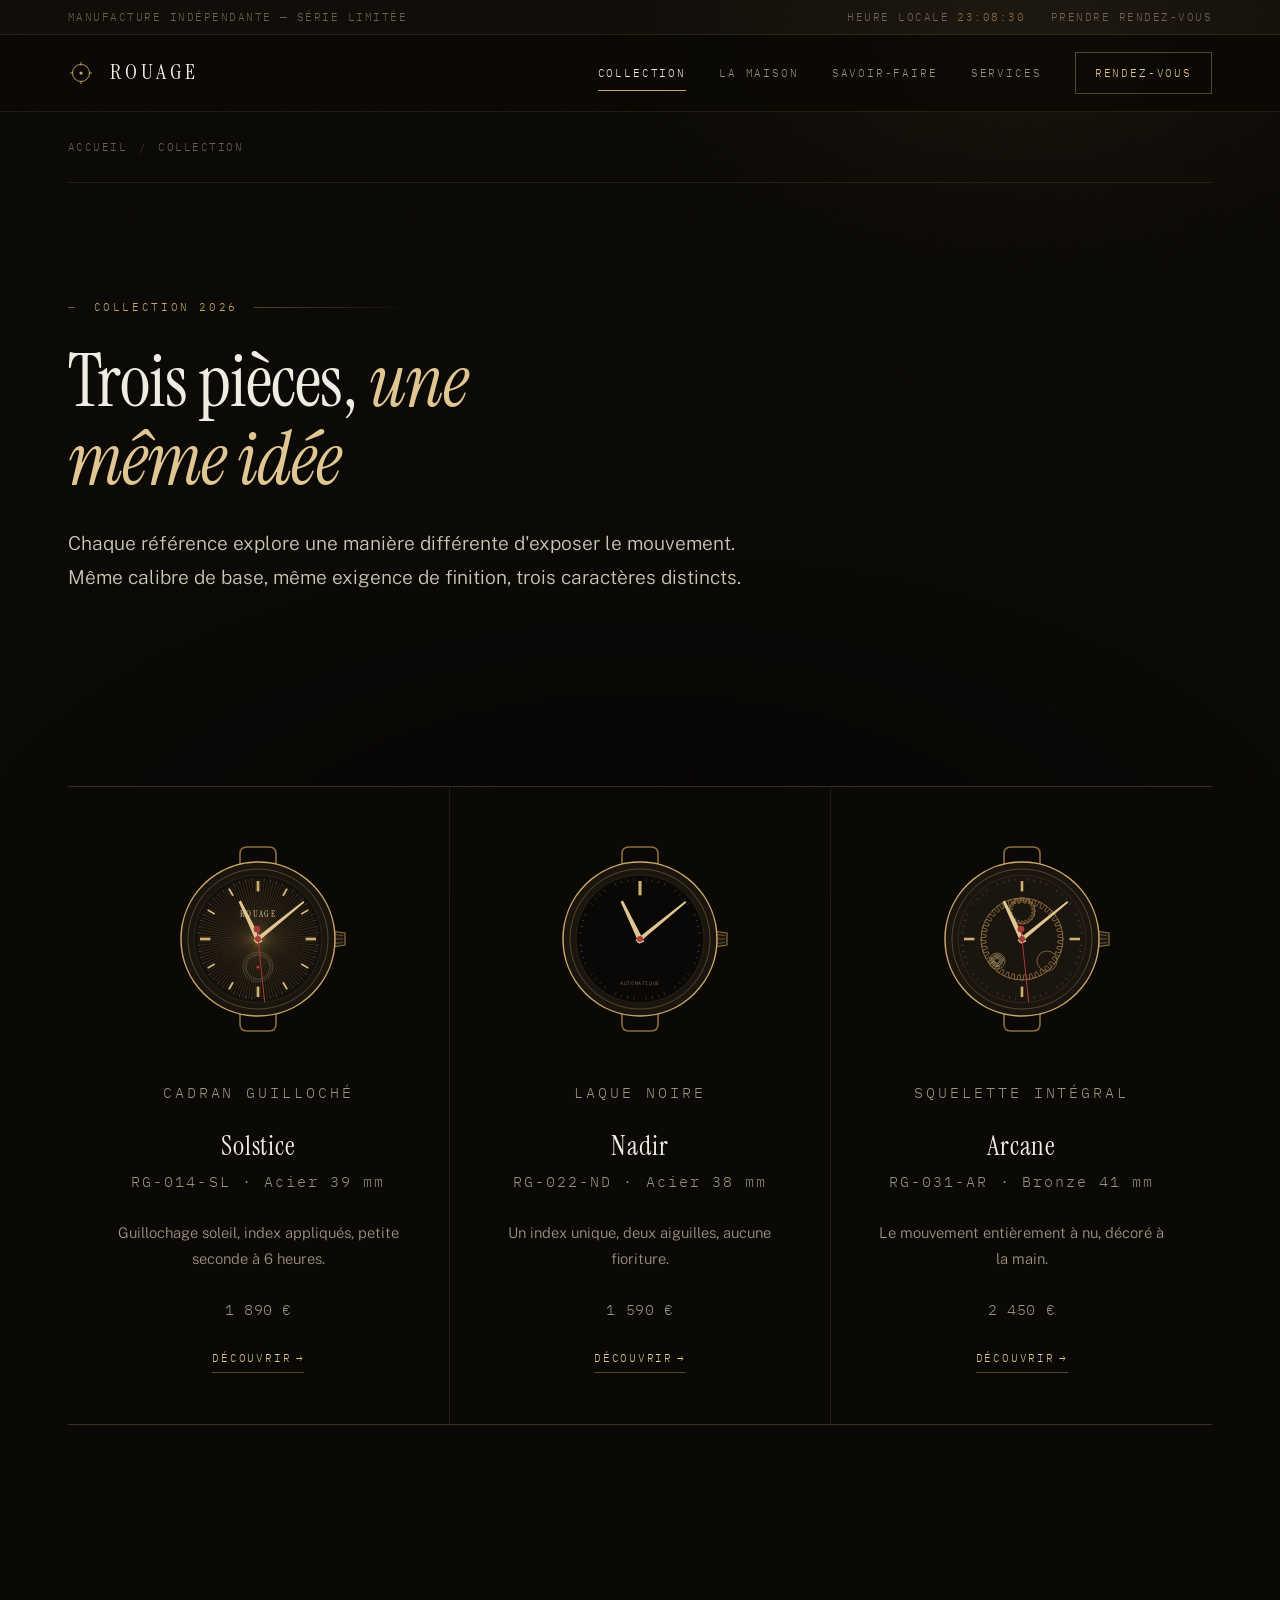
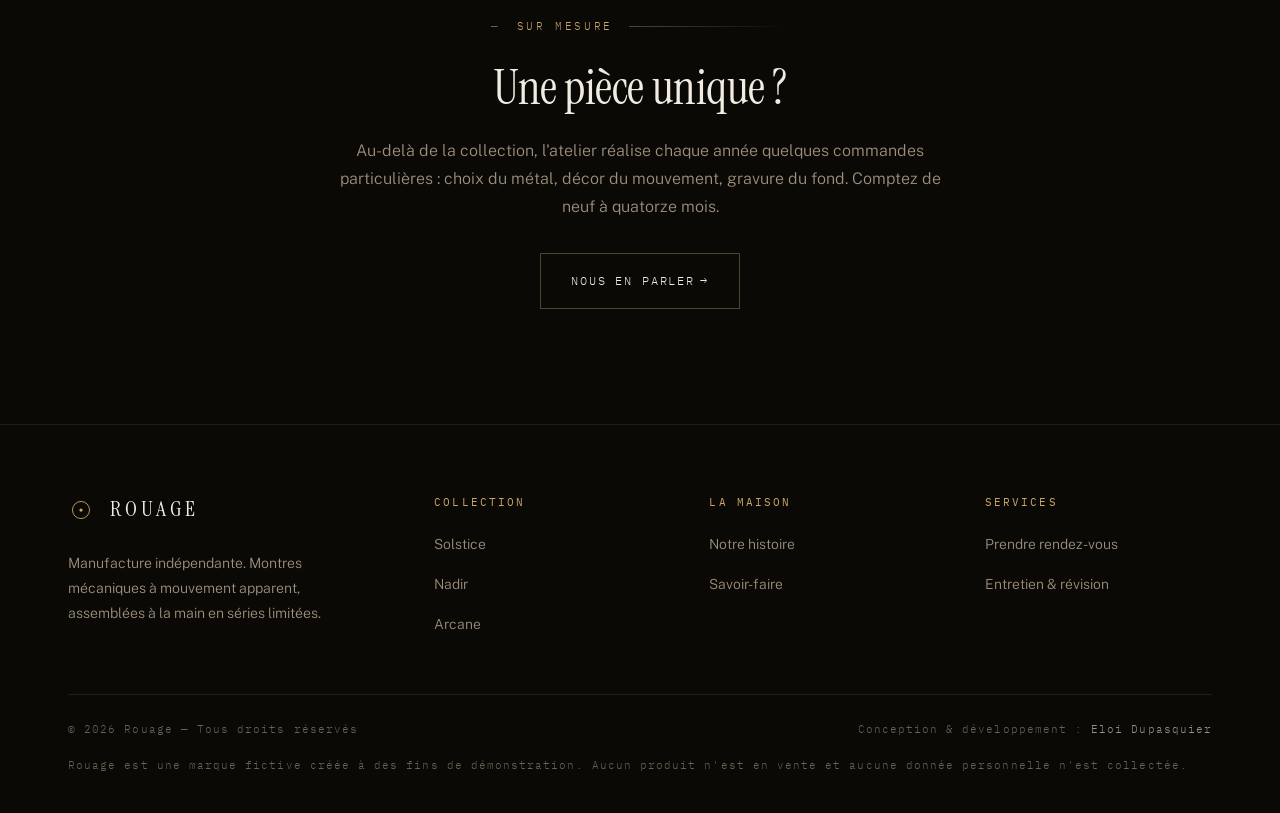
<file: collection.html>
<!DOCTYPE html>
<html lang="fr">
<meta charset="UTF-8" />
<meta name="viewport" content="width=device-width, initial-scale=1.0" />
<title>Collection — Rouage</title>
<meta name="description" content="Les trois pièces de la collection Rouage : Solstice, Nadir et Arcane. Montres mécaniques à mouvement apparent, séries limitées." />
<meta name="theme-color" content="#0b0906" />
<meta name="robots" content="noindex" />

<link rel="icon" type="image/svg+xml" href="favicon.svg" />
<link rel="preconnect" href="https://fonts.googleapis.com" />
<link rel="preconnect" href="https://fonts.gstatic.com" crossorigin />
<link
  href="https://fonts.googleapis.com/css2?family=Instrument+Serif:ital@0;1&family=IBM+Plex+Mono:wght@400;500&family=Public+Sans:wght@200;300;400;500&display=swap"
  rel="stylesheet"
/>
<link rel="stylesheet" href="styles.css" />

<div class="bg-vignette" aria-hidden="true"></div>
<div class="bg-grain" aria-hidden="true"></div>

<a class="skip-link" href="#main">Aller au contenu</a>

<div class="utility-bar">
  <div class="wrap utility-inner">
    <span class="u-left">Manufacture indépendante — Série limitée</span>
    <div class="u-right">
      <span>Heure locale <span class="local-time" data-clock>—</span></span>
      <a href="services.html">Prendre rendez-vous</a>
    </div>
  </div>
</div>

<header class="site-header" id="top">
  <div class="wrap header-inner">
    <a href="index.html" class="logo" aria-label="Rouage — accueil">
      <span class="logo-mark" aria-hidden="true">
        <svg viewBox="0 0 32 32" fill="none" xmlns="http://www.w3.org/2000/svg">
          <circle cx="16" cy="16" r="10.5" stroke="currentColor" stroke-width="1.1" />
          <circle cx="16" cy="16" r="2" fill="currentColor" />
          <g stroke="currentColor" stroke-width="1.1">
            <line x1="16" y1="2.5" x2="16" y2="6.5" /><line x1="16" y1="25.5" x2="16" y2="29.5" />
            <line x1="2.5" y1="16" x2="6.5" y2="16" /><line x1="25.5" y1="16" x2="29.5" y2="16" />
          </g>
        </svg>
      </span>
      <span class="logo-text">ROUAGE</span>
    </a>

    <ul class="nav" id="nav">
      <li><a href="collection.html" aria-current="page">Collection</a></li>
      <li><a href="maison.html">La Maison</a></li>
      <li><a href="savoir-faire.html">Savoir-faire</a></li>
      <li><a href="services.html">Services</a></li>
      <li><a href="services.html#rendez-vous" class="nav-cta">Rendez-vous</a></li>
    </ul>

    <button class="menu-toggle" id="menuToggle" aria-label="Ouvrir le menu" aria-expanded="false" aria-controls="nav">
      <span></span><span></span><span></span>
    </button>
  </div>
</header>

<main id="main">
  <div class="wrap">
    <nav class="breadcrumb" aria-label="Fil d'Ariane">
      <a href="index.html">Accueil</a><span class="sep">/</span><span>Collection</span>
    </nav>
  </div>

  <section class="section" aria-labelledby="page-title">
    <div class="wrap">
      <p class="chapter reveal"><span class="num">—</span> Collection 2026</p>
      <h1 class="display reveal reveal-d1" id="page-title" style="max-width: 16ch; margin-bottom: 1.8rem;">
        Trois pièces, <span class="italic-gold">une même idée</span>
      </h1>
      <p class="lede reveal reveal-d2">
        Chaque référence explore une manière différente d'exposer le
        mouvement. Même calibre de base, même exigence de finition, trois
        caractères distincts.
      </p>
    </div>
  </section>

  <section class="section-tight">
    <div class="wrap">
      <div class="collection-grid" data-stagger="0.09">
        <article class="piece-card reveal">
          <div class="dial-wrap">
            <svg viewBox="0 0 200 200" fill="none" xmlns="http://www.w3.org/2000/svg" role="img"
               aria-label="Montre Solstice : cadran guilloché soleil, index appliqués et petite seconde à six heures">
            <path d="M82 31 L82 15 Q82 8 89 8 L111 8 Q118 8 118 15 L118 31" class="case-lug" />
            <path d="M82 169 L82 185 Q82 192 89 192 L111 192 Q118 192 118 185 L118 169" class="case-lug" />
            <path d="M173 92 L187 94 L187 106 L173 108 Z" class="case-crown" />
            <g class="case-crown-grain">
              <line x1="176" y1="95.5" x2="185" y2="96.5" />
              <line x1="176" y1="100" x2="185" y2="100" />
              <line x1="176" y1="104.5" x2="185" y2="103.5" />
            </g>
            <circle cx="100" cy="100" r="77" class="case-outer" />
            <circle cx="100" cy="100" r="70" class="case-bezel" />
            <circle cx="100" cy="100" r="64" class="dial-face" />
            <g class="sunray" data-sunray data-cx="100" data-cy="100" data-outer="60" data-count="120"></g>
            <g class="dial-minute" data-ticks data-cx="100" data-cy="100" data-outer="61" data-len="2.6" data-skip-major="true"></g>
            <g class="index-applique" data-applique data-cx="100" data-cy="100" data-outer="58" data-len="8" data-w="2.8"></g>
            <circle cx="100" cy="128" r="15" class="subdial" />
            <g class="dial-minute" data-ticks data-cx="100" data-cy="128" data-outer="13.5" data-len="2.4"></g>
            <circle cx="100" cy="128" r="1.6" class="dial-hub" />
            <text x="100" y="78" class="dial-text">ROUAGE</text>
            <g data-live-hands data-cx="100" data-cy="100">
              <path class="hand-h" d="M97.2 104 L98.7 58 L101.3 58 L102.8 104 Z" />
              <path class="hand-m" d="M97.9 104 L99.1 41 L100.9 41 L102.1 104 Z" />
              <g class="hand-s">
                <line x1="100" y1="112" x2="100" y2="37" />
                <circle cx="100" cy="110" r="3.4" />
              </g>
            </g>
            <circle cx="100" cy="100" r="3" class="dial-hub" />
          </svg>
          </div>
          <p class="piece-eyebrow">Cadran guilloché</p>
          <h3>Solstice</h3>
          <p class="piece-ref">RG-014-SL · Acier 39 mm</p>
          <p>Guillochage soleil, index appliqués, petite seconde à 6 heures.</p>
          <p class="piece-price">1 890 €</p>
          <a href="solstice.html" class="link-arrow">Découvrir <span aria-hidden="true">→</span></a>
        </article>

        <article class="piece-card reveal reveal-d1">
          <div class="dial-wrap">
            <svg viewBox="0 0 200 200" fill="none" xmlns="http://www.w3.org/2000/svg" role="img"
               aria-label="Montre Nadir : cadran laqué noir, index unique à midi, deux aiguilles">
            <path d="M82 31 L82 15 Q82 8 89 8 L111 8 Q118 8 118 15 L118 31" class="case-lug" />
            <path d="M82 169 L82 185 Q82 192 89 192 L111 192 Q118 192 118 185 L118 169" class="case-lug" />
            <path d="M173 92 L187 94 L187 106 L173 108 Z" class="case-crown" />
            <g class="case-crown-grain">
              <line x1="176" y1="95.5" x2="185" y2="96.5" />
              <line x1="176" y1="100" x2="185" y2="100" />
              <line x1="176" y1="104.5" x2="185" y2="103.5" />
            </g>
            <circle cx="100" cy="100" r="77" class="case-outer" />
            <circle cx="100" cy="100" r="70" class="case-bezel" />
            <circle cx="100" cy="100" r="64" class="dial-face-lacquer" />
            <g class="dial-minute" data-ticks data-cx="100" data-cy="100" data-outer="61" data-len="2.6" data-skip-major="true"></g>
            <g class="index-applique" data-applique data-cx="100" data-cy="100" data-outer="58" data-len="11" data-w="3.2" data-only="0"></g>
            <text x="100" y="146" class="dial-text-sm">AUTOMATIQUE</text>
            <g data-live-hands data-cx="100" data-cy="100">
              <path class="hand-h" d="M97.2 104 L98.7 58 L101.3 58 L102.8 104 Z" />
              <path class="hand-m" d="M97.9 104 L99.1 41 L100.9 41 L102.1 104 Z" />
            </g>
            <circle cx="100" cy="100" r="3" class="dial-hub" />
          </svg>
          </div>
          <p class="piece-eyebrow">Laque noire</p>
          <h3>Nadir</h3>
          <p class="piece-ref">RG-022-ND · Acier 38 mm</p>
          <p>Un index unique, deux aiguilles, aucune fioriture.</p>
          <p class="piece-price">1 590 €</p>
          <a href="nadir.html" class="link-arrow">Découvrir <span aria-hidden="true">→</span></a>
        </article>

        <article class="piece-card reveal reveal-d2">
          <div class="dial-wrap">
            <svg viewBox="0 0 200 200" fill="none" xmlns="http://www.w3.org/2000/svg" role="img"
               aria-label="Montre Arcane : mouvement squelette apparent, sans cadran plein">
            <path d="M82 31 L82 15 Q82 8 89 8 L111 8 Q118 8 118 15 L118 31" class="case-lug" />
            <path d="M82 169 L82 185 Q82 192 89 192 L111 192 Q118 192 118 185 L118 169" class="case-lug" />
            <path d="M173 92 L187 94 L187 106 L173 108 Z" class="case-crown" />
            <g class="case-crown-grain">
              <line x1="176" y1="95.5" x2="185" y2="96.5" />
              <line x1="176" y1="100" x2="185" y2="100" />
              <line x1="176" y1="104.5" x2="185" y2="103.5" />
            </g>
            <circle cx="100" cy="100" r="77" class="case-outer" />
            <circle cx="100" cy="100" r="70" class="case-bezel" />
            <circle cx="100" cy="100" r="64" class="dial-face-open" />
            <g class="dial-minute" data-ticks data-cx="100" data-cy="100" data-outer="61" data-len="2.6" data-skip-major="true"></g>
            <circle cx="100" cy="100" r="41" class="skeleton-ring" />
            <path class="gear-teeth-path-alt" data-gear data-cx="100" data-cy="100" data-ro="41" data-ri="36" data-teeth="40" data-ratio="0.4" />
            <circle cx="100" cy="72" r="13" class="skeleton-ring" />
            <path class="gear-teeth-path-alt" data-gear data-cx="100" data-cy="72" data-ro="13" data-ri="10" data-teeth="18" data-ratio="0.42" />
            <circle cx="125" cy="122" r="10" class="skeleton-ring" />
            <circle cx="75" cy="122" r="8" class="skeleton-ring" />
            <path class="spiral-balancier" data-spiral data-cx="75" data-cy="122" data-r0="1.6" data-r1="6.6" data-turns="4" />
            <g class="index-applique" data-applique data-cx="100" data-cy="100" data-outer="58" data-len="8" data-w="2.6" data-sparse="true"></g>
            <g data-live-hands data-cx="100" data-cy="100">
              <path class="hand-h" d="M97.2 104 L98.7 58 L101.3 58 L102.8 104 Z" />
              <path class="hand-m" d="M97.9 104 L99.1 41 L100.9 41 L102.1 104 Z" />
              <g class="hand-s">
                <line x1="100" y1="112" x2="100" y2="37" />
                <circle cx="100" cy="110" r="3.4" />
              </g>
            </g>
            <circle cx="100" cy="100" r="3" class="dial-hub" />
          </svg>
          </div>
          <p class="piece-eyebrow">Squelette intégral</p>
          <h3>Arcane</h3>
          <p class="piece-ref">RG-031-AR · Bronze 41 mm</p>
          <p>Le mouvement entièrement à nu, décoré à la main.</p>
          <p class="piece-price">2 450 €</p>
          <a href="arcane.html" class="link-arrow">Découvrir <span aria-hidden="true">→</span></a>
        </article>
      </div>
    </div>
  </section>

  <section class="section">
    <div class="wrap-narrow" style="text-align: center;">
      <p class="chapter reveal" style="justify-content: center;"><span class="num">—</span> Sur mesure</p>
      <h2 class="h2 reveal reveal-d1" style="margin-bottom: 1.4rem;">Une pièce unique&nbsp;?</h2>
      <p class="body-copy reveal reveal-d2" style="margin-inline: auto; margin-bottom: 2rem;">
        Au-delà de la collection, l'atelier réalise chaque année quelques
        commandes particulières : choix du métal, décor du mouvement,
        gravure du fond. Comptez de neuf à quatorze mois.
      </p>
      <a href="services.html#rendez-vous" class="btn btn-ghost reveal reveal-d3">Nous en parler <span aria-hidden="true">→</span></a>
    </div>
  </section>
</main>

<footer class="site-footer">
  <div class="wrap">
    <div class="footer-top">
      <div class="footer-brand">
        <a href="index.html" class="logo">
          <span class="logo-mark" aria-hidden="true">
            <svg viewBox="0 0 32 32" fill="none" xmlns="http://www.w3.org/2000/svg">
              <circle cx="16" cy="16" r="10.5" stroke="currentColor" stroke-width="1.1" />
              <circle cx="16" cy="16" r="2" fill="currentColor" />
            </svg>
          </span>
          <span class="logo-text">ROUAGE</span>
        </a>
        <p>Manufacture indépendante. Montres mécaniques à mouvement apparent, assemblées à la main en séries limitées.</p>
      </div>
      <div class="footer-col">
        <h4>Collection</h4>
        <ul>
          <li><a href="solstice.html">Solstice</a></li>
          <li><a href="nadir.html">Nadir</a></li>
          <li><a href="arcane.html">Arcane</a></li>
        </ul>
      </div>
      <div class="footer-col">
        <h4>La Maison</h4>
        <ul>
          <li><a href="maison.html">Notre histoire</a></li>
          <li><a href="savoir-faire.html">Savoir-faire</a></li>
        </ul>
      </div>
      <div class="footer-col">
        <h4>Services</h4>
        <ul>
          <li><a href="services.html#rendez-vous">Prendre rendez-vous</a></li>
          <li><a href="services.html">Entretien &amp; révision</a></li>
        </ul>
      </div>
    </div>
    <div class="footer-bottom">
      <span>© <span data-year>2026</span> Rouage — Tous droits réservés</span>
      <span>Conception &amp; développement : <a href="https://edupasquier.me" target="_blank" rel="noopener">Eloi Dupasquier</a></span>
      <p class="footer-disclaimer">
        Rouage est une marque fictive créée à des fins de démonstration. Aucun
        produit n'est en vente et aucune donnée personnelle n'est collectée.
      </p>
    </div>
  </div>
</footer>

<script src="script.js"></script>
</html>
</file>
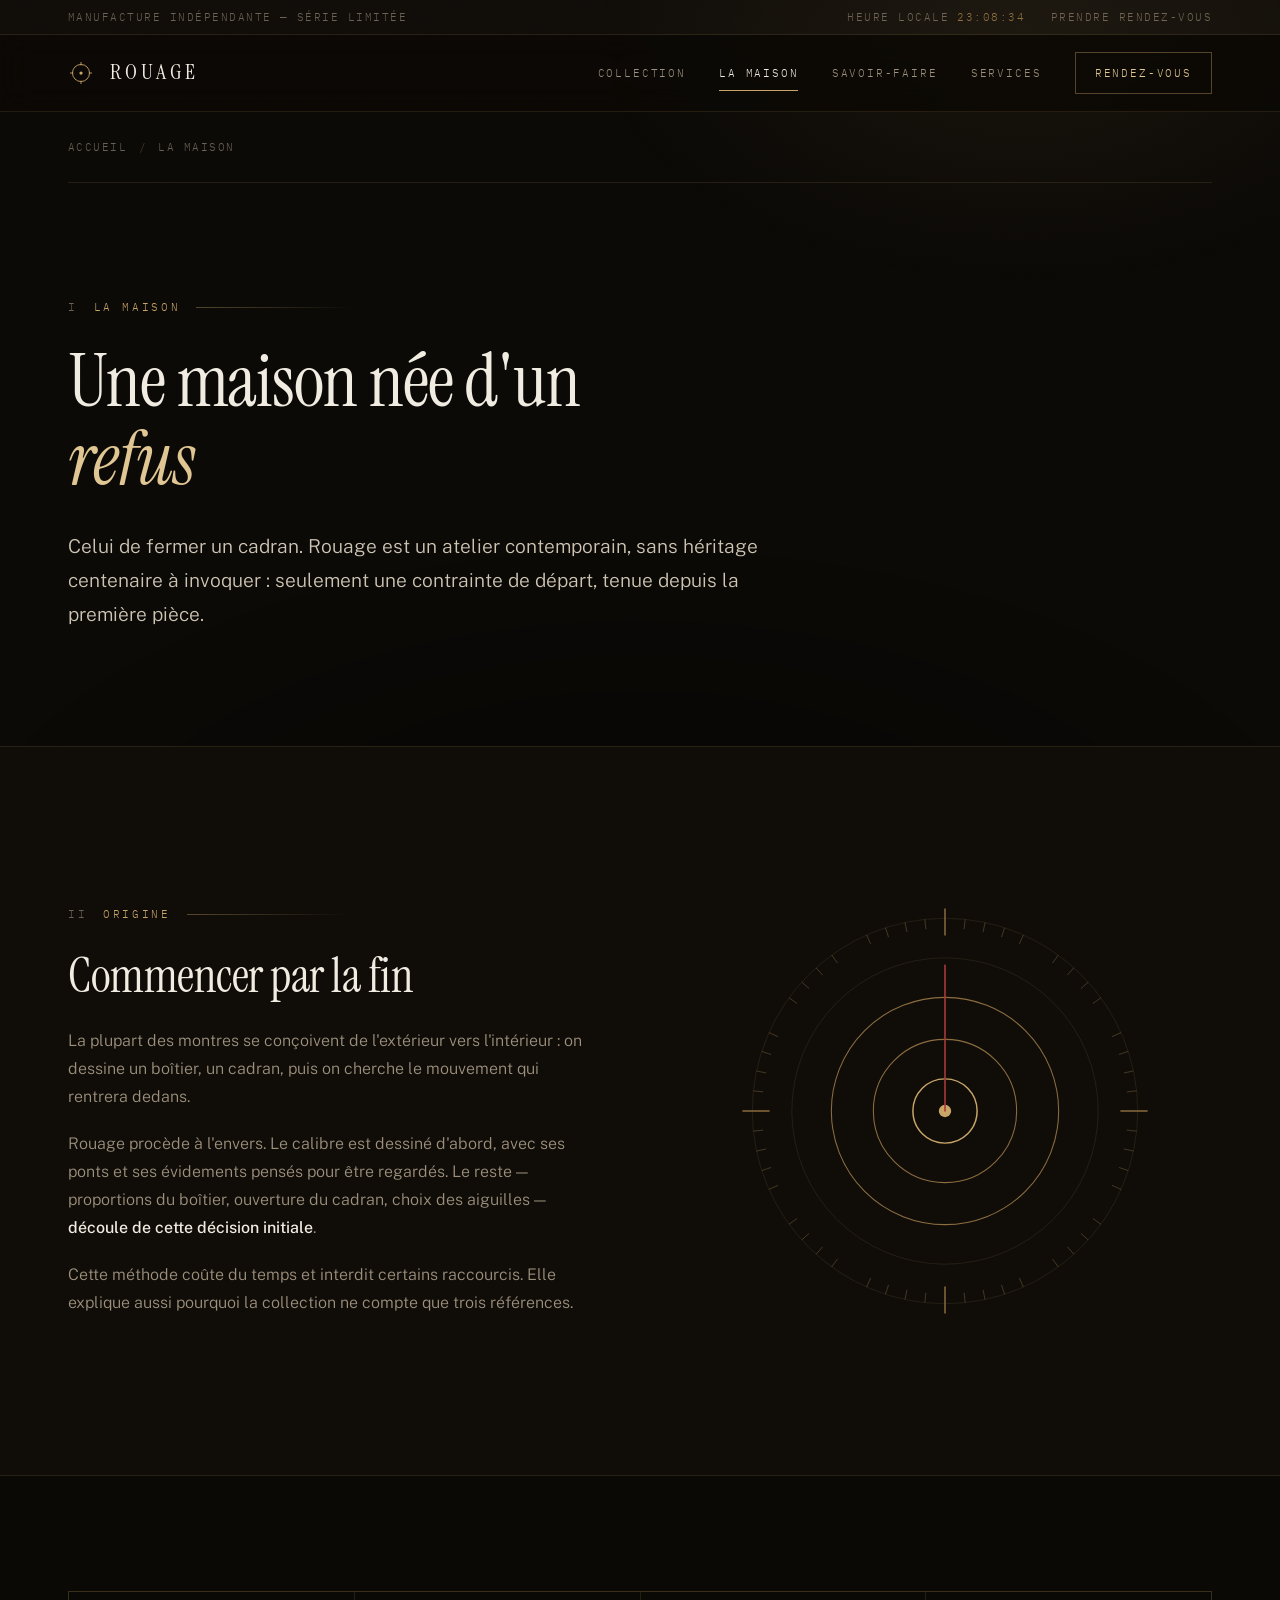
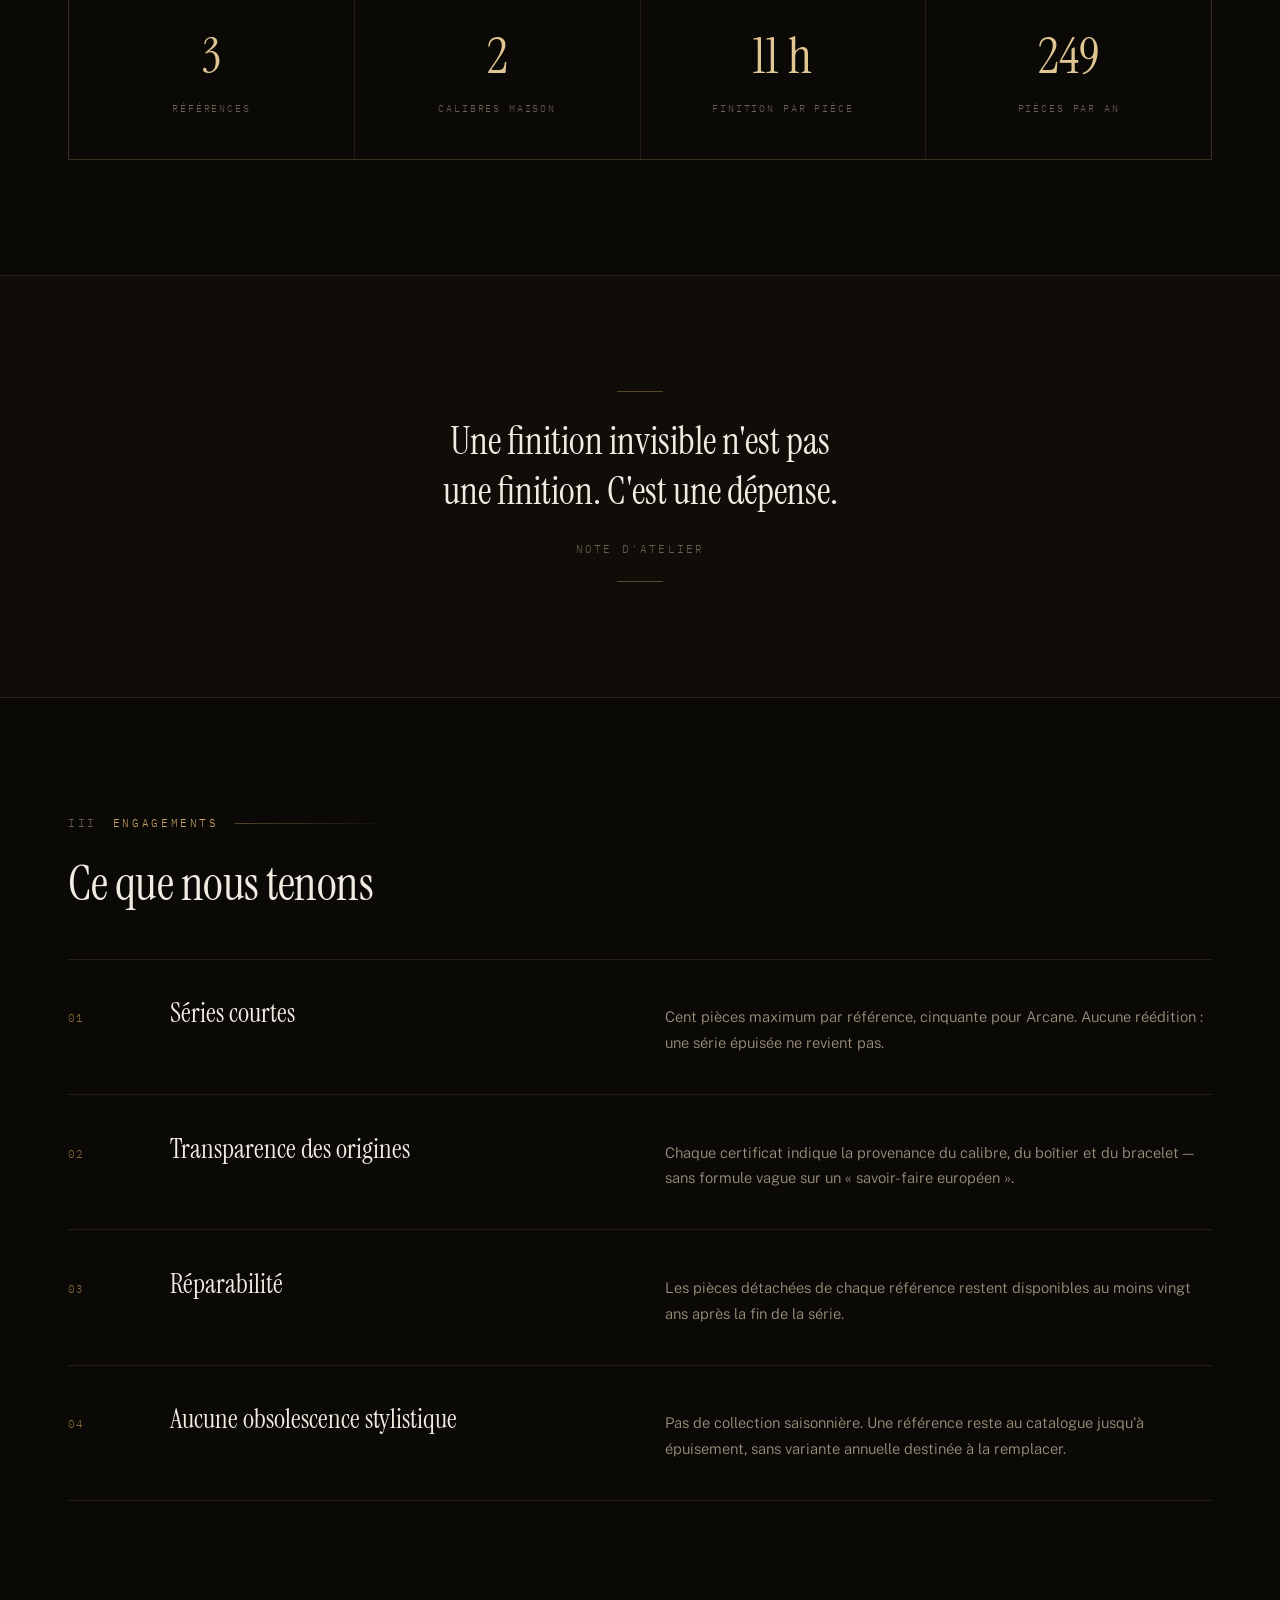
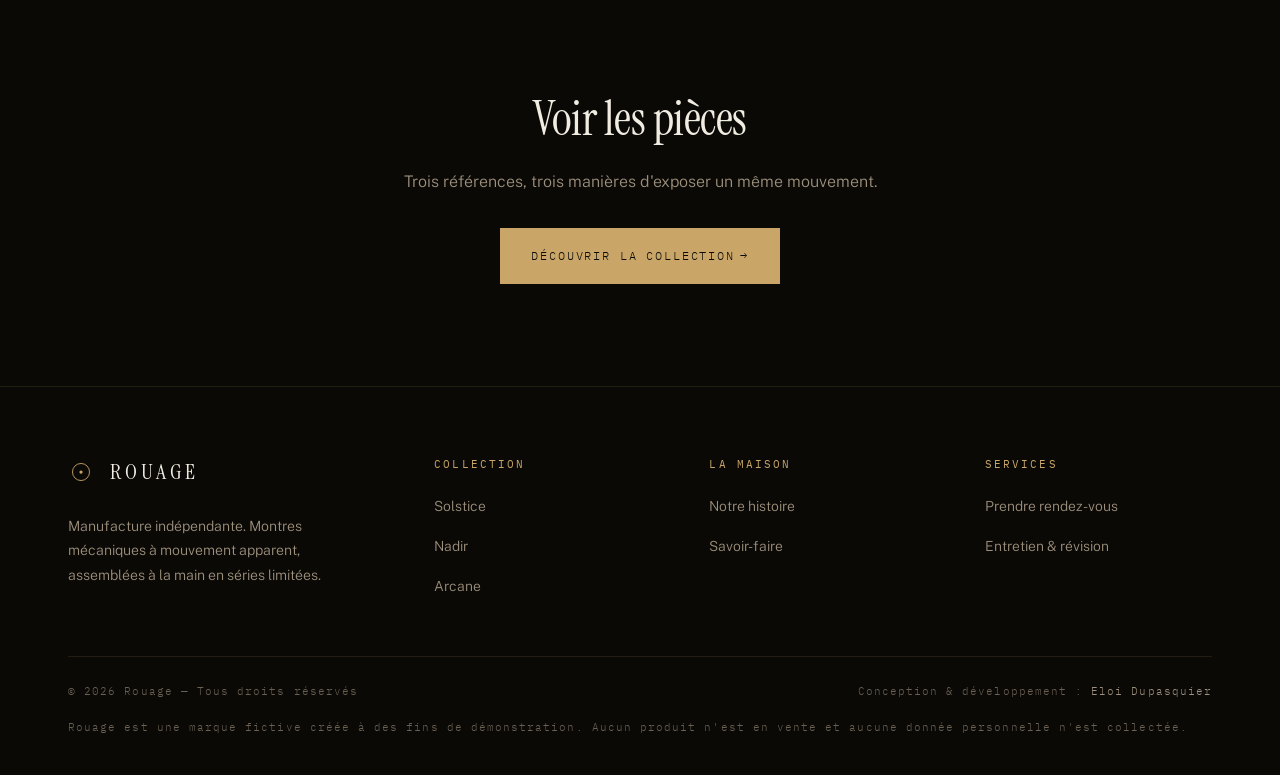
<file: maison.html>
<!DOCTYPE html>
<html lang="fr">
<meta charset="UTF-8" />
<meta name="viewport" content="width=device-width, initial-scale=1.0" />
<title>La Maison — Rouage</title>
<meta name="description" content="Rouage, manufacture horlogère indépendante : une maison contemporaine née d'un principe unique, rendre le mécanisme visible." />
<meta name="theme-color" content="#0b0906" />
<meta name="robots" content="noindex" />

<link rel="icon" type="image/svg+xml" href="favicon.svg" />
<link rel="preconnect" href="https://fonts.googleapis.com" />
<link rel="preconnect" href="https://fonts.gstatic.com" crossorigin />
<link
  href="https://fonts.googleapis.com/css2?family=Instrument+Serif:ital@0;1&family=IBM+Plex+Mono:wght@400;500&family=Public+Sans:wght@200;300;400;500&display=swap"
  rel="stylesheet"
/>
<link rel="stylesheet" href="styles.css" />

<div class="bg-vignette" aria-hidden="true"></div>
<div class="bg-grain" aria-hidden="true"></div>

<a class="skip-link" href="#main">Aller au contenu</a>

<div class="utility-bar">
  <div class="wrap utility-inner">
    <span class="u-left">Manufacture indépendante — Série limitée</span>
    <div class="u-right">
      <span>Heure locale <span class="local-time" data-clock>—</span></span>
      <a href="services.html">Prendre rendez-vous</a>
    </div>
  </div>
</div>

<header class="site-header" id="top">
  <div class="wrap header-inner">
    <a href="index.html" class="logo" aria-label="Rouage — accueil">
      <span class="logo-mark" aria-hidden="true">
        <svg viewBox="0 0 32 32" fill="none" xmlns="http://www.w3.org/2000/svg">
          <circle cx="16" cy="16" r="10.5" stroke="currentColor" stroke-width="1.1" />
          <circle cx="16" cy="16" r="2" fill="currentColor" />
          <g stroke="currentColor" stroke-width="1.1">
            <line x1="16" y1="2.5" x2="16" y2="6.5" /><line x1="16" y1="25.5" x2="16" y2="29.5" />
            <line x1="2.5" y1="16" x2="6.5" y2="16" /><line x1="25.5" y1="16" x2="29.5" y2="16" />
          </g>
        </svg>
      </span>
      <span class="logo-text">ROUAGE</span>
    </a>

    <ul class="nav" id="nav">
      <li><a href="collection.html">Collection</a></li>
      <li><a href="maison.html" aria-current="page">La Maison</a></li>
      <li><a href="savoir-faire.html">Savoir-faire</a></li>
      <li><a href="services.html">Services</a></li>
      <li><a href="services.html#rendez-vous" class="nav-cta">Rendez-vous</a></li>
    </ul>

    <button class="menu-toggle" id="menuToggle" aria-label="Ouvrir le menu" aria-expanded="false" aria-controls="nav">
      <span></span><span></span><span></span>
    </button>
  </div>
</header>

<main id="main">
  <div class="wrap">
    <nav class="breadcrumb" aria-label="Fil d'Ariane">
      <a href="index.html">Accueil</a><span class="sep">/</span><span>La Maison</span>
    </nav>
  </div>

  <section class="section">
    <div class="wrap">
      <p class="chapter reveal"><span class="num">I</span> La Maison</p>
      <h1 class="display reveal reveal-d1" style="max-width: 18ch; margin-bottom: 2rem;">
        Une maison née d'un <span class="italic-gold">refus</span>
      </h1>
      <p class="lede reveal reveal-d2">
        Celui de fermer un cadran. Rouage est un atelier contemporain, sans
        héritage centenaire à invoquer : seulement une contrainte de départ,
        tenue depuis la première pièce.
      </p>
    </div>
  </section>

  <section class="section-tight bleed" style="background: var(--bg-2); border-block: 1px solid var(--line);">
    <div class="wrap section-tight">
      <div class="editorial">
        <div class="editorial-copy">
          <p class="chapter reveal"><span class="num">II</span> Origine</p>
          <h2 class="h2 reveal reveal-d1" style="margin-bottom: 1.5rem;">Commencer par la fin</h2>
          <div class="body-copy reveal reveal-d2">
            <p>
              La plupart des montres se conçoivent de l'extérieur vers
              l'intérieur : on dessine un boîtier, un cadran, puis on cherche
              le mouvement qui rentrera dedans.
            </p>
            <p>
              Rouage procède à l'envers. Le calibre est dessiné d'abord,
              avec ses ponts et ses évidements pensés pour être regardés.
              Le reste — proportions du boîtier, ouverture du cadran, choix
              des aiguilles — <strong>découle de cette décision initiale</strong>.
            </p>
            <p>
              Cette méthode coûte du temps et interdit certains raccourcis.
              Elle explique aussi pourquoi la collection ne compte que trois
              références.
            </p>
          </div>
        </div>

        <div class="editorial-visual reveal reveal-d2" aria-hidden="true">
          <svg viewBox="0 0 340 340" fill="none" xmlns="http://www.w3.org/2000/svg">
            <circle cx="170" cy="170" r="156" class="diagram-ring" />
            <circle cx="170" cy="170" r="124" class="diagram-ring" />
            <circle cx="170" cy="170" r="92" class="skeleton-ring" />
            <circle cx="170" cy="170" r="58" class="skeleton-ring" />
            <circle cx="170" cy="170" r="26" class="diagram-part" />
            <g class="minute-ticks" data-ticks data-cx="170" data-cy="170" data-outer="156" data-len="8" data-skip-major="true"></g>
            <g class="index-ticks">
              <line x1="170" y1="6" x2="170" y2="28" /><line x1="170" y1="312" x2="170" y2="334" />
              <line x1="6" y1="170" x2="28" y2="170" /><line x1="312" y1="170" x2="334" y2="170" />
            </g>
            <circle cx="170" cy="170" r="5" class="leader-dot" />
            <g class="sweep" style="transform-origin: 170px 170px">
              <line x1="170" y1="170" x2="170" y2="52" class="hand-second" />
            </g>
          </svg>
        </div>
      </div>
    </div>
  </section>

  <section class="section">
    <div class="wrap">
      <div class="figures reveal" data-stagger="0.09">
        <div class="figure"><span class="f-num" data-compte="3">0</span><span class="f-label">Références</span></div>
        <div class="figure"><span class="f-num" data-compte="2">0</span><span class="f-label">Calibres maison</span></div>
        <div class="figure"><span class="f-num">11 h</span><span class="f-label">Finition par pièce</span></div>
        <div class="figure"><span class="f-num" data-compte="250">0</span><span class="f-label">Pièces par an</span></div>
      </div>
    </div>
  </section>

  <section class="section bleed" style="background: var(--bg-2); border-block: 1px solid var(--line);">
    <div class="wrap-narrow" style="text-align: center;">
      <blockquote class="pull-quote reveal">
        Une finition invisible n'est pas une finition. C'est une dépense.
        <span class="quote-attrib">Note d'atelier</span>
      </blockquote>
    </div>
  </section>

  <section class="section">
    <div class="wrap">
      <p class="chapter reveal"><span class="num">III</span> Engagements</p>
      <h2 class="h2 reveal reveal-d1" style="margin-bottom: clamp(2rem, 4vw, 3rem);">Ce que nous tenons</h2>

      <div class="service-list">
        <article class="service-row reveal">
          <span class="s-num">01</span>
          <h3>Séries courtes</h3>
          <p>
            Cent pièces maximum par référence, cinquante pour Arcane. Aucune
            réédition : une série épuisée ne revient pas.
          </p>
        </article>
        <article class="service-row reveal reveal-d1">
          <span class="s-num">02</span>
          <h3>Transparence des origines</h3>
          <p>
            Chaque certificat indique la provenance du calibre, du boîtier et
            du bracelet — sans formule vague sur un « savoir-faire européen ».
          </p>
        </article>
        <article class="service-row reveal reveal-d2">
          <span class="s-num">03</span>
          <h3>Réparabilité</h3>
          <p>
            Les pièces détachées de chaque référence restent disponibles au
            moins vingt ans après la fin de la série.
          </p>
        </article>
        <article class="service-row reveal reveal-d3">
          <span class="s-num">04</span>
          <h3>Aucune obsolescence stylistique</h3>
          <p>
            Pas de collection saisonnière. Une référence reste au catalogue
            jusqu'à épuisement, sans variante annuelle destinée à la remplacer.
          </p>
        </article>
      </div>
    </div>
  </section>

  <section class="section-tight" style="padding-bottom: clamp(4rem, 8vw, 7rem);">
    <div class="wrap-narrow" style="text-align: center;">
      <h2 class="h2 reveal" style="margin-bottom: 1.4rem;">Voir les pièces</h2>
      <p class="body-copy reveal reveal-d1" style="margin-inline: auto; margin-bottom: 2rem;">
        Trois références, trois manières d'exposer un même mouvement.
      </p>
      <a href="collection.html" class="btn btn-primary reveal reveal-d2">Découvrir la collection <span aria-hidden="true">→</span></a>
    </div>
  </section>
</main>

<footer class="site-footer">
  <div class="wrap">
    <div class="footer-top">
      <div class="footer-brand">
        <a href="index.html" class="logo">
          <span class="logo-mark" aria-hidden="true">
            <svg viewBox="0 0 32 32" fill="none" xmlns="http://www.w3.org/2000/svg">
              <circle cx="16" cy="16" r="10.5" stroke="currentColor" stroke-width="1.1" />
              <circle cx="16" cy="16" r="2" fill="currentColor" />
            </svg>
          </span>
          <span class="logo-text">ROUAGE</span>
        </a>
        <p>Manufacture indépendante. Montres mécaniques à mouvement apparent, assemblées à la main en séries limitées.</p>
      </div>
      <div class="footer-col">
        <h4>Collection</h4>
        <ul>
          <li><a href="solstice.html">Solstice</a></li>
          <li><a href="nadir.html">Nadir</a></li>
          <li><a href="arcane.html">Arcane</a></li>
        </ul>
      </div>
      <div class="footer-col">
        <h4>La Maison</h4>
        <ul>
          <li><a href="maison.html">Notre histoire</a></li>
          <li><a href="savoir-faire.html">Savoir-faire</a></li>
        </ul>
      </div>
      <div class="footer-col">
        <h4>Services</h4>
        <ul>
          <li><a href="services.html#rendez-vous">Prendre rendez-vous</a></li>
          <li><a href="services.html">Entretien &amp; révision</a></li>
        </ul>
      </div>
    </div>
    <div class="footer-bottom">
      <span>© <span data-year>2026</span> Rouage — Tous droits réservés</span>
      <span>Conception &amp; développement : <a href="https://edupasquier.me" target="_blank" rel="noopener">Eloi Dupasquier</a></span>
      <p class="footer-disclaimer">
        Rouage est une marque fictive créée à des fins de démonstration. Aucun
        produit n'est en vente et aucune donnée personnelle n'est collectée.
      </p>
    </div>
  </div>
</footer>

<script src="script.js"></script>
</html>
</file>
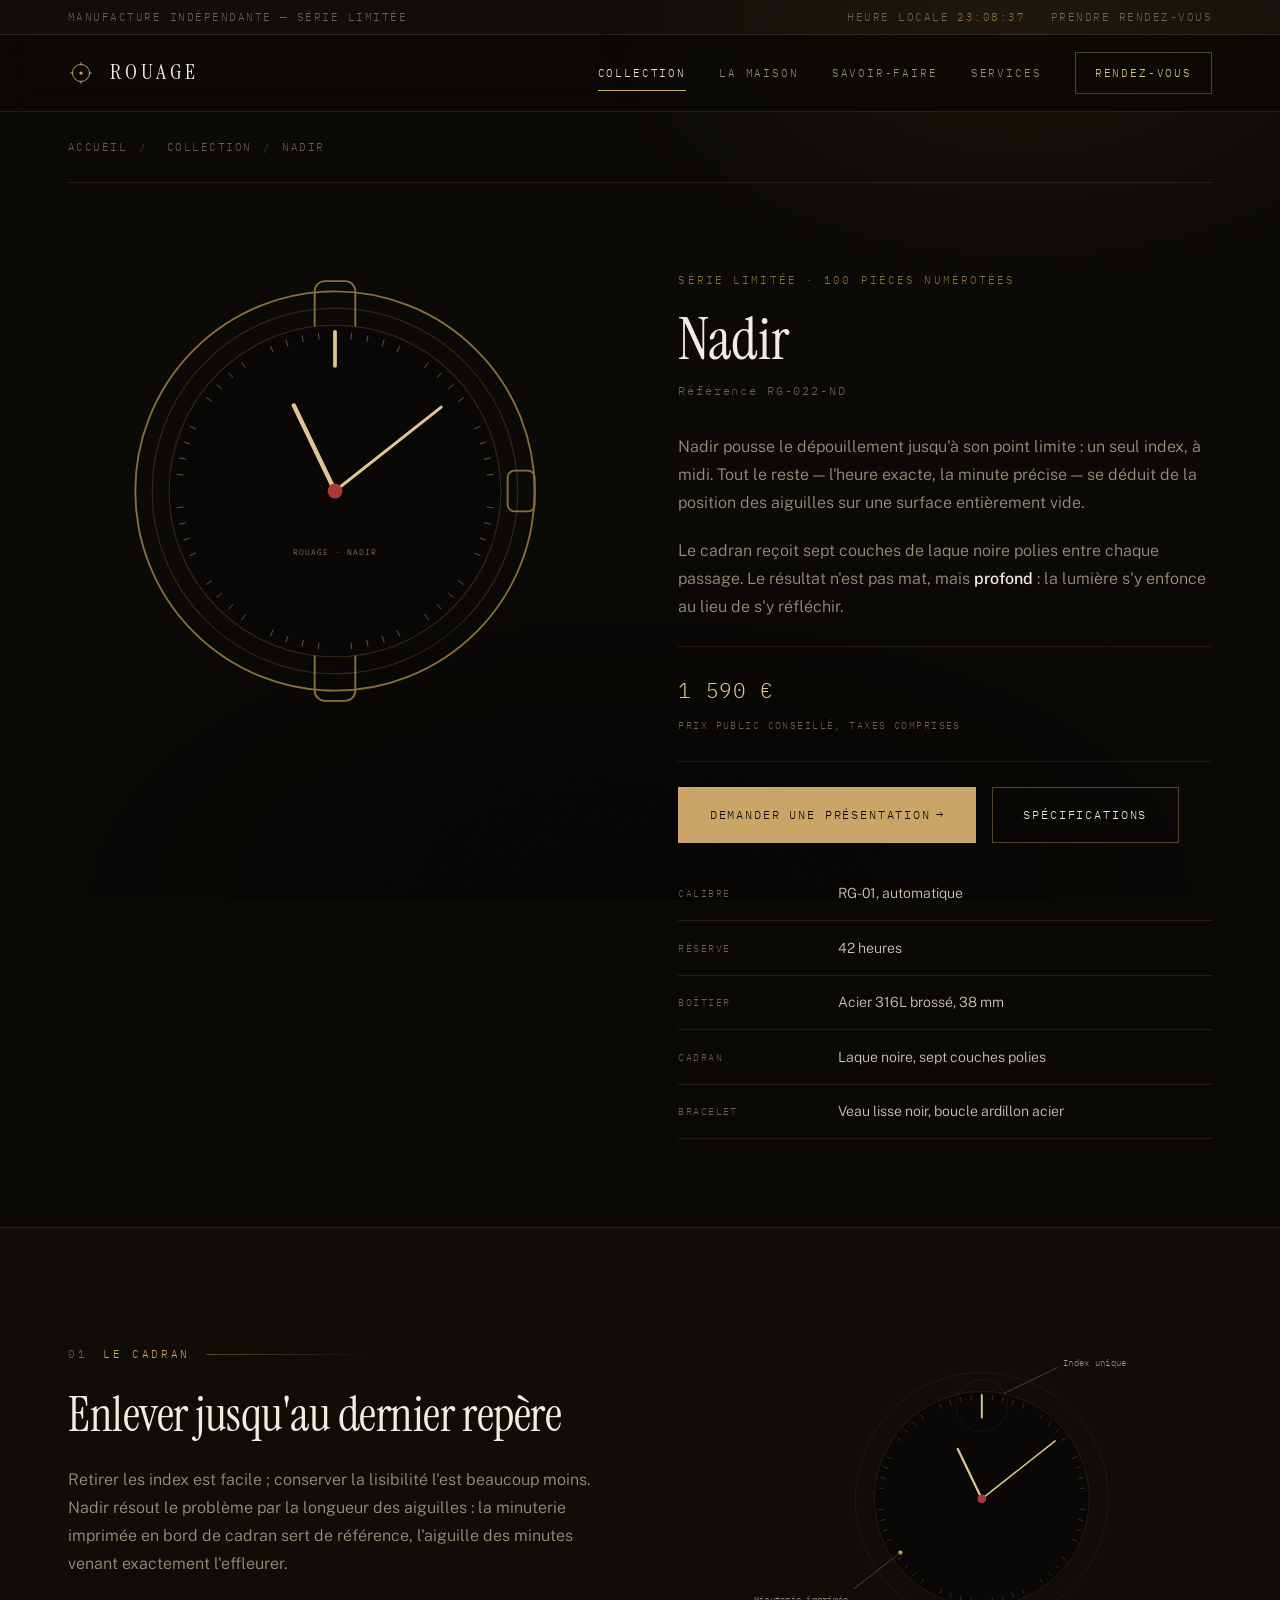
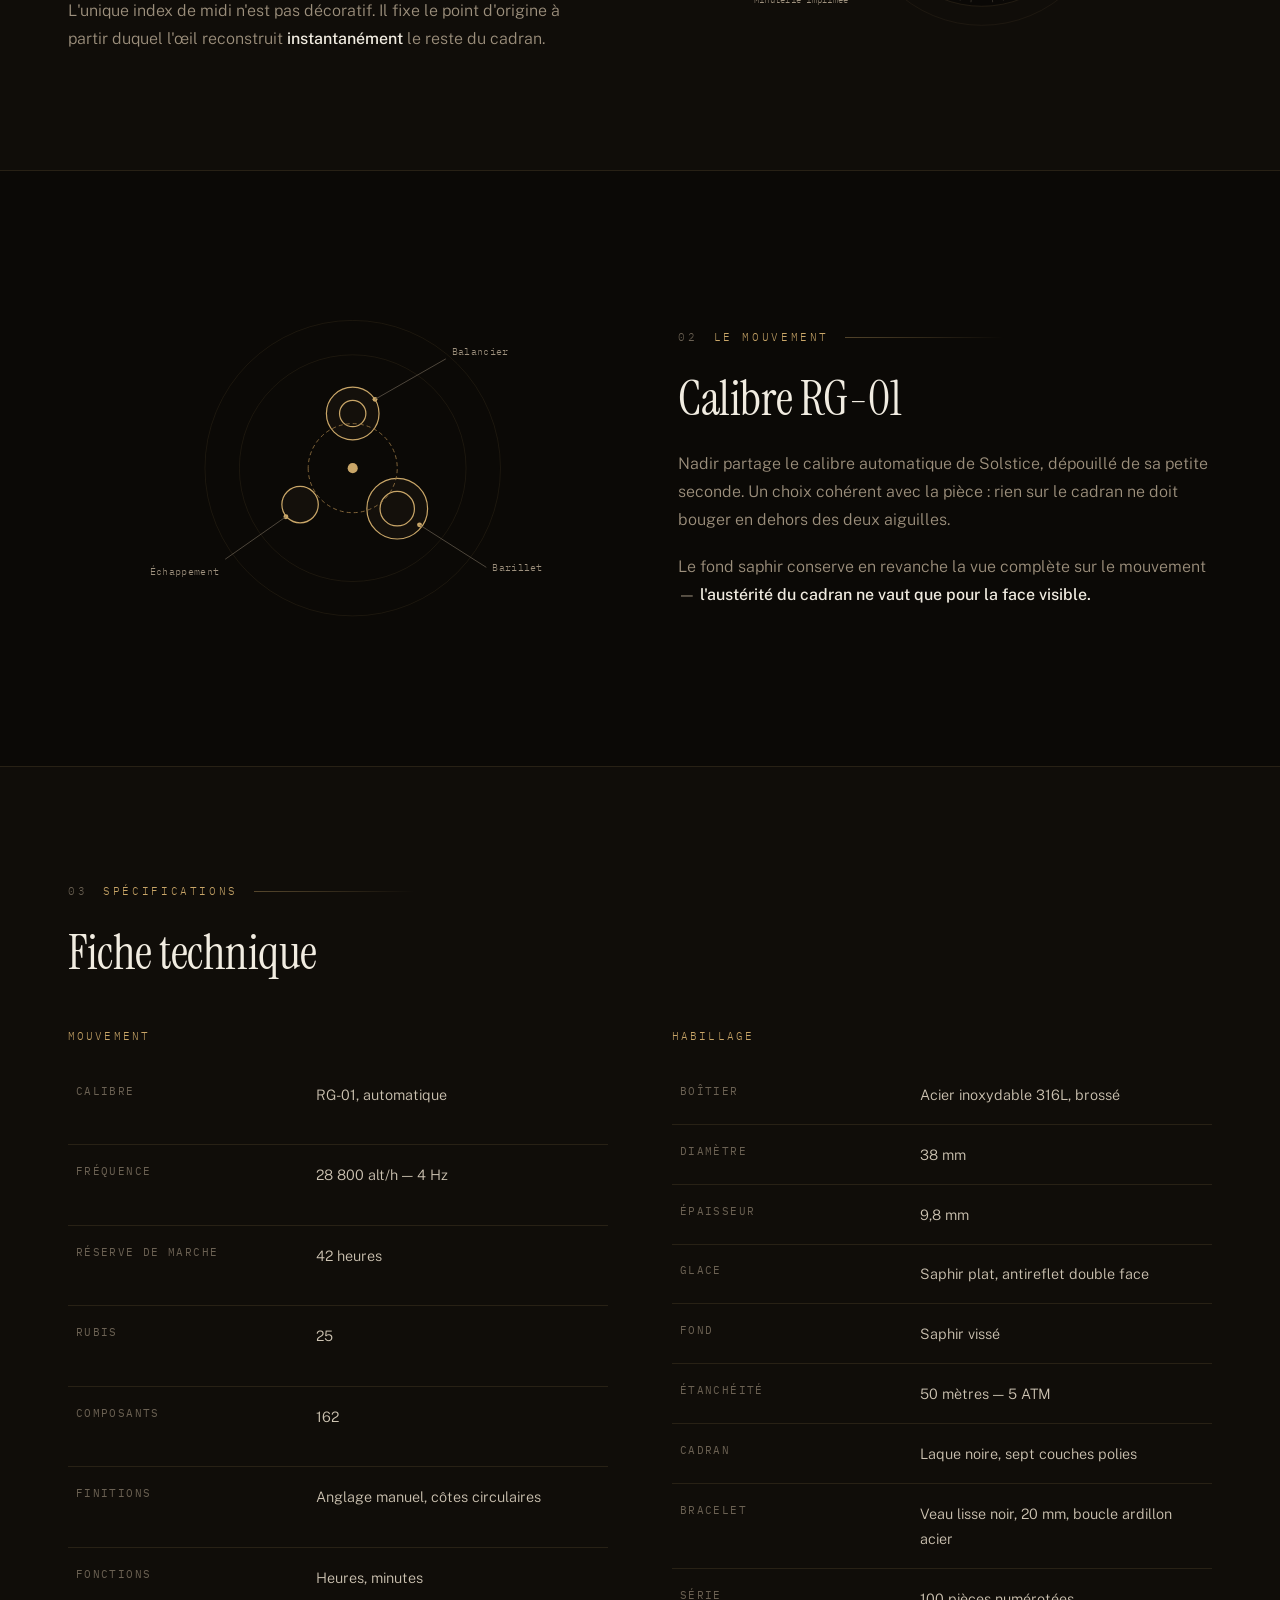
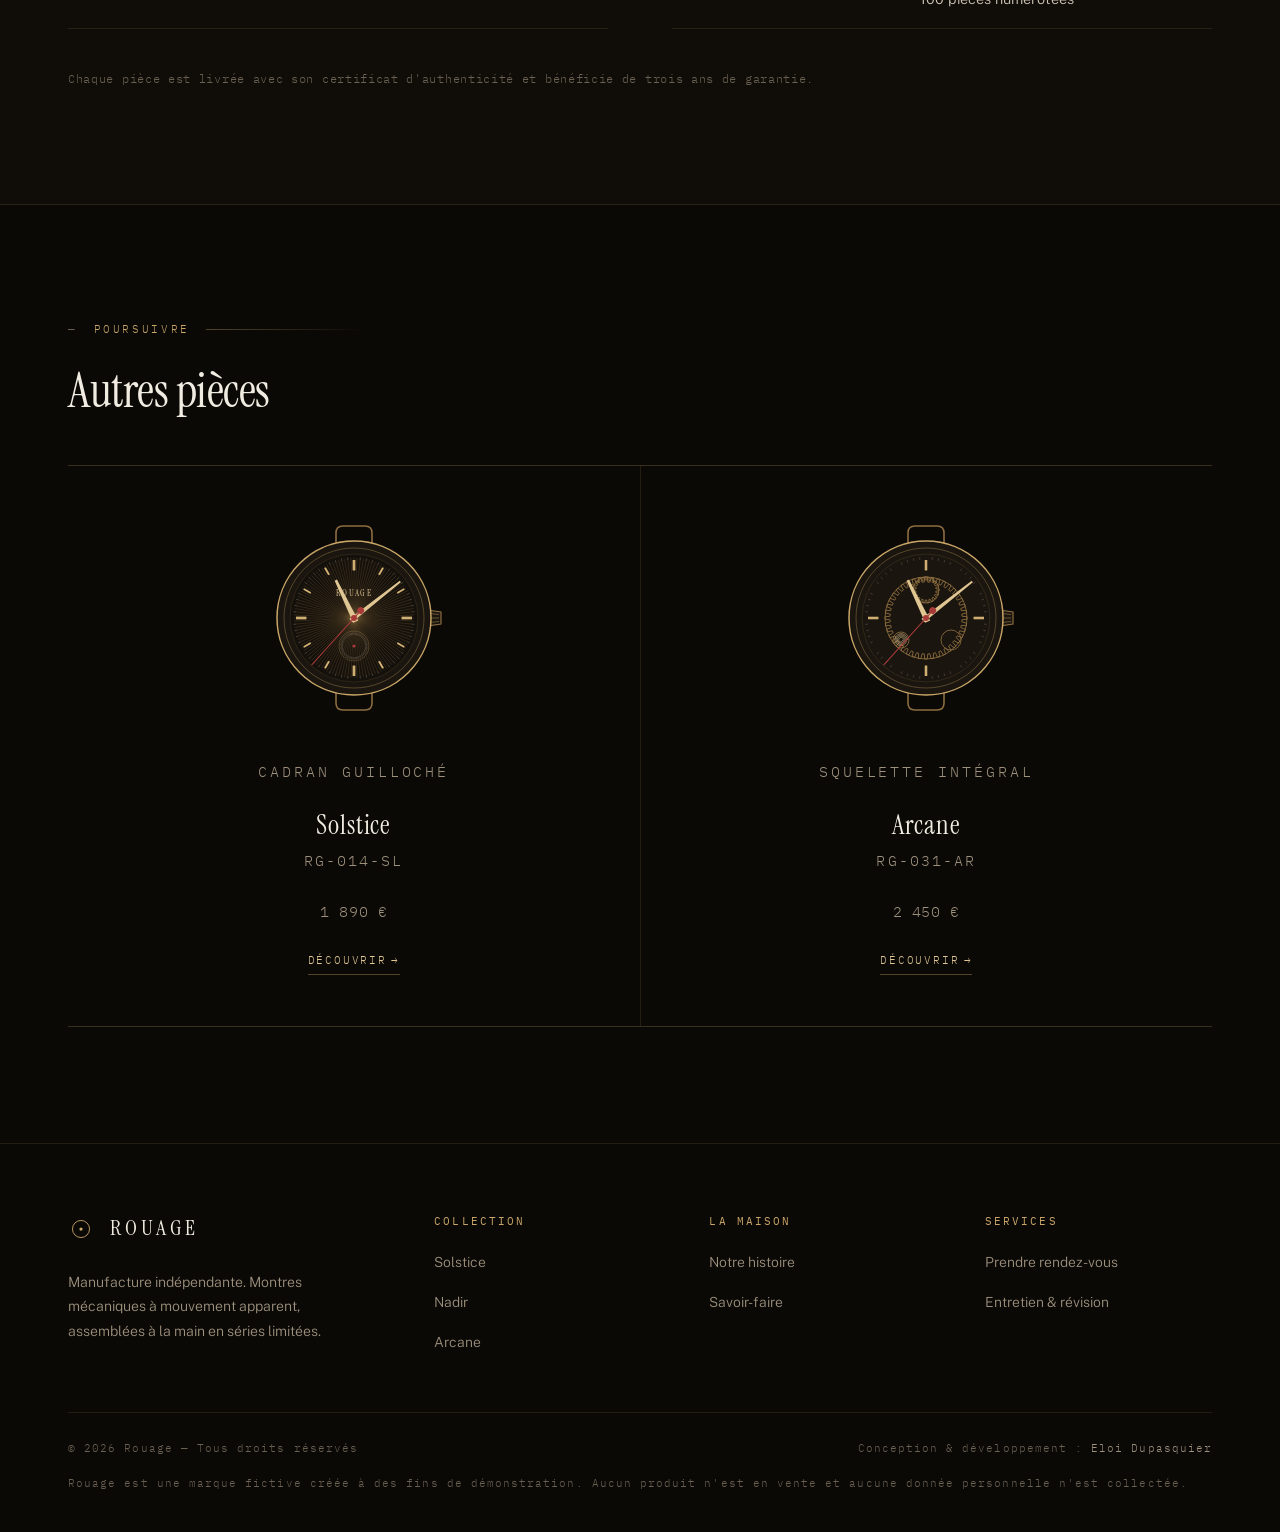
<file: nadir.html>
<!DOCTYPE html>
<html lang="fr">
<meta charset="UTF-8" />
<meta name="viewport" content="width=device-width, initial-scale=1.0" />
<title>Nadir — RG-022-ND — Rouage</title>
<meta name="description" content="Nadir RG-022-ND : cadran laqué noir profond, index unique à 12 heures. Calibre automatique RG-01, boîtier acier 38 mm, série de 100 pièces." />
<meta name="theme-color" content="#0b0906" />
<meta name="robots" content="noindex" />

<link rel="icon" type="image/svg+xml" href="favicon.svg" />
<link rel="preconnect" href="https://fonts.googleapis.com" />
<link rel="preconnect" href="https://fonts.gstatic.com" crossorigin />
<link
  href="https://fonts.googleapis.com/css2?family=Instrument+Serif:ital@0;1&family=IBM+Plex+Mono:wght@400;500&family=Public+Sans:wght@200;300;400;500&display=swap"
  rel="stylesheet"
/>
<link rel="stylesheet" href="styles.css" />

<div class="bg-vignette" aria-hidden="true"></div>
<div class="bg-grain" aria-hidden="true"></div>

<a class="skip-link" href="#main">Aller au contenu</a>

<div class="utility-bar">
  <div class="wrap utility-inner">
    <span class="u-left">Manufacture indépendante — Série limitée</span>
    <div class="u-right">
      <span>Heure locale <span class="local-time" data-clock>—</span></span>
      <a href="services.html">Prendre rendez-vous</a>
    </div>
  </div>
</div>

<header class="site-header" id="top">
  <div class="wrap header-inner">
    <a href="index.html" class="logo" aria-label="Rouage — accueil">
      <span class="logo-mark" aria-hidden="true">
        <svg viewBox="0 0 32 32" fill="none" xmlns="http://www.w3.org/2000/svg">
          <circle cx="16" cy="16" r="10.5" stroke="currentColor" stroke-width="1.1" />
          <circle cx="16" cy="16" r="2" fill="currentColor" />
          <g stroke="currentColor" stroke-width="1.1">
            <line x1="16" y1="2.5" x2="16" y2="6.5" /><line x1="16" y1="25.5" x2="16" y2="29.5" />
            <line x1="2.5" y1="16" x2="6.5" y2="16" /><line x1="25.5" y1="16" x2="29.5" y2="16" />
          </g>
        </svg>
      </span>
      <span class="logo-text">ROUAGE</span>
    </a>

    <ul class="nav" id="nav">
      <li><a href="collection.html" aria-current="page">Collection</a></li>
      <li><a href="maison.html">La Maison</a></li>
      <li><a href="savoir-faire.html">Savoir-faire</a></li>
      <li><a href="services.html">Services</a></li>
      <li><a href="services.html#rendez-vous" class="nav-cta">Rendez-vous</a></li>
    </ul>

    <button class="menu-toggle" id="menuToggle" aria-label="Ouvrir le menu" aria-expanded="false" aria-controls="nav">
      <span></span><span></span><span></span>
    </button>
  </div>
</header>

<main id="main">
  <div class="wrap">
    <nav class="breadcrumb" aria-label="Fil d'Ariane">
      <a href="index.html">Accueil</a><span class="sep">/</span>
      <a href="collection.html">Collection</a><span class="sep">/</span><span>Nadir</span>
    </nav>
  </div>

  <div class="wrap product">
    <div class="product-visual" aria-hidden="true">
      <svg viewBox="0 0 260 260" fill="none" xmlns="http://www.w3.org/2000/svg">
        <rect x="118" y="6" width="24" height="34" rx="6" class="dial-rim" />
        <rect x="118" y="220" width="24" height="34" rx="6" class="dial-rim" />
        <rect x="232" y="118" width="16" height="24" rx="4" class="dial-rim" />
        <circle cx="130" cy="130" r="118" class="dial-rim" />
        <circle cx="130" cy="130" r="108" class="dial-rim-inner" />
        <circle cx="130" cy="130" r="98" class="dial-face-lacquer" />

        <g class="dial-minute" data-ticks data-cx="130" data-cy="130" data-outer="94" data-len="4" data-skip-major="true"></g>

        <!-- Index unique à 12 h -->
        <line x1="130" y1="36" x2="130" y2="56" class="dial-index" />

        <text x="130" y="168" class="dial-text-sm">ROUAGE · NADIR</text>

        <g data-live-hands data-cx="130" data-cy="130">
          <line x1="130" y1="130" x2="130" y2="74" class="hand-h" />
          <line x1="130" y1="130" x2="130" y2="50" class="hand-m" />
        </g>
        <circle cx="130" cy="130" r="4.4" class="dial-hub" />
      </svg>
    </div>

    <div class="product-info">
      <p class="edition reveal">Série limitée · 100 pièces numérotées</p>
      <h1 class="reveal reveal-d1">Nadir</h1>
      <p class="ref reveal reveal-d1">Référence RG-022-ND</p>

      <div class="body-copy reveal reveal-d2">
        <p>
          Nadir pousse le dépouillement jusqu'à son point limite : un seul
          index, à midi. Tout le reste — l'heure exacte, la minute précise —
          se déduit de la position des aiguilles sur une surface entièrement
          vide.
        </p>
        <p>
          Le cadran reçoit sept couches de laque noire polies entre chaque
          passage. Le résultat n'est pas mat, mais
          <strong>profond</strong> : la lumière s'y enfonce au lieu de s'y
          réfléchir.
        </p>
      </div>

      <p class="product-price reveal reveal-d2">
        1 590 €
        <small>Prix public conseillé, taxes comprises</small>
      </p>

      <div class="product-actions reveal reveal-d3">
        <a href="services.html#rendez-vous" class="btn btn-primary">Demander une présentation <span aria-hidden="true">→</span></a>
        <a href="#specifications" class="btn btn-ghost">Spécifications</a>
      </div>

      <ul class="key-points reveal reveal-d3">
        <li><span class="k">Calibre</span><span>RG-01, automatique</span></li>
        <li><span class="k">Réserve</span><span>42 heures</span></li>
        <li><span class="k">Boîtier</span><span>Acier 316L brossé, 38 mm</span></li>
        <li><span class="k">Cadran</span><span>Laque noire, sept couches polies</span></li>
        <li><span class="k">Bracelet</span><span>Veau lisse noir, boucle ardillon acier</span></li>
      </ul>
    </div>
  </div>

  <section class="section bleed" style="background: var(--bg-2); border-block: 1px solid var(--line);">
    <div class="wrap editorial">
      <div class="editorial-copy">
        <p class="chapter reveal"><span class="num">01</span> Le cadran</p>
        <h2 class="h2 reveal reveal-d1" style="margin-bottom: 1.5rem;">Enlever jusqu'au dernier repère</h2>
        <div class="body-copy reveal reveal-d2">
          <p>
            Retirer les index est facile ; conserver la lisibilité l'est
            beaucoup moins. Nadir résout le problème par la longueur des
            aiguilles : la minuterie imprimée en bord de cadran sert de
            référence, l'aiguille des minutes venant exactement l'effleurer.
          </p>
          <p>
            L'unique index de midi n'est pas décoratif. Il fixe le point
            d'origine à partir duquel l'œil reconstruit
            <strong>instantanément</strong> le reste du cadran.
          </p>
        </div>
      </div>

      <div class="editorial-visual reveal reveal-d2" aria-hidden="true">
        <svg viewBox="-125 -20 485 360" fill="none" xmlns="http://www.w3.org/2000/svg">
          <circle cx="160" cy="160" r="146" class="diagram-ring" />
          <circle cx="160" cy="160" r="124" class="dial-face-lacquer" />
          <g class="dial-minute" data-ticks data-cx="160" data-cy="160" data-outer="120" data-len="6" data-skip-major="true"></g>
          <line x1="160" y1="40" x2="160" y2="66" class="dial-index" />
          <circle cx="160" cy="52" r="30" class="diagram-ring" />
          <line x1="186" y1="38" x2="248" y2="8" class="leader" />
          <text x="254" y="6" class="leader-label">Index unique</text>
          <circle cx="66" cy="222" r="2.4" class="leader-dot" />
          <line x1="66" y1="222" x2="12" y2="264" class="leader" />
          <text x="6" y="280" class="leader-label" text-anchor="end">Minuterie imprimée</text>
          <g data-live-hands data-cx="160" data-cy="160">
            <line x1="160" y1="160" x2="160" y2="96" class="hand-h" />
            <line x1="160" y1="160" x2="160" y2="52" class="hand-m" />
          </g>
          <circle cx="160" cy="160" r="5" class="dial-hub" />
        </svg>
      </div>
    </div>
  </section>

  <section class="section">
    <div class="wrap editorial reverse">
      <div class="editorial-copy">
        <p class="chapter reveal"><span class="num">02</span> Le mouvement</p>
        <h2 class="h2 reveal reveal-d1" style="margin-bottom: 1.5rem;">Calibre RG-01</h2>
        <div class="body-copy reveal reveal-d2">
          <p>
            Nadir partage le calibre automatique de Solstice, dépouillé de
            sa petite seconde. Un choix cohérent avec la pièce : rien sur le
            cadran ne doit bouger en dehors des deux aiguilles.
          </p>
          <p>
            Le fond saphir conserve en revanche la vue complète sur le
            mouvement — <strong>l'austérité du cadran ne vaut que pour la
            face visible.</strong>
          </p>
        </div>
      </div>

      <div class="editorial-visual reveal reveal-d2" aria-hidden="true">
        <svg viewBox="-65 -20 415 360" fill="none" xmlns="http://www.w3.org/2000/svg">
          <circle cx="160" cy="160" r="146" class="diagram-ring" />
          <circle cx="160" cy="160" r="112" class="diagram-ring" />
          <circle cx="160" cy="106" r="26" class="diagram-part-fill" />
          <circle cx="160" cy="106" r="13" class="diagram-part" />
          <circle cx="182" cy="92" r="2.4" class="leader-dot" />
          <line x1="182" y1="92" x2="252" y2="52" class="leader" />
          <text x="258" y="48" class="leader-label">Balancier</text>

          <circle cx="204" cy="200" r="30" class="diagram-part-fill" />
          <circle cx="204" cy="200" r="17" class="diagram-part" />
          <circle cx="226" cy="216" r="2.4" class="leader-dot" />
          <line x1="226" y1="216" x2="292" y2="258" class="leader" />
          <text x="298" y="262" class="leader-label">Barillet</text>

          <circle cx="108" cy="196" r="18" class="diagram-part-fill" />
          <circle cx="94" cy="208" r="2.4" class="leader-dot" />
          <line x1="94" y1="208" x2="34" y2="250" class="leader" />
          <text x="28" y="266" class="leader-label" text-anchor="end">Échappement</text>

          <path d="M160 160 m-44,0 a44,44 0 1,0 88,0 a44,44 0 1,0 -88,0" class="diagram-spring" />
          <circle cx="160" cy="160" r="5" class="leader-dot" />
        </svg>
      </div>
    </div>
  </section>

  <section class="section bleed" id="specifications" style="background: var(--bg-2); border-block: 1px solid var(--line);">
    <div class="wrap">
      <p class="chapter reveal"><span class="num">03</span> Spécifications</p>
      <h2 class="h2 reveal reveal-d1" style="margin-bottom: clamp(2rem, 4vw, 3rem);">Fiche technique</h2>

      <div class="specs-grid">
        <table class="specs-table reveal">
          <caption>Mouvement</caption>
          <tbody>
            <tr><th scope="row">Calibre</th><td>RG-01, automatique</td></tr>
            <tr><th scope="row">Fréquence</th><td>28 800 alt/h — 4 Hz</td></tr>
            <tr><th scope="row">Réserve de marche</th><td>42 heures</td></tr>
            <tr><th scope="row">Rubis</th><td>25</td></tr>
            <tr><th scope="row">Composants</th><td>162</td></tr>
            <tr><th scope="row">Finitions</th><td>Anglage manuel, côtes circulaires</td></tr>
            <tr><th scope="row">Fonctions</th><td>Heures, minutes</td></tr>
          </tbody>
        </table>

        <table class="specs-table reveal reveal-d1">
          <caption>Habillage</caption>
          <tbody>
            <tr><th scope="row">Boîtier</th><td>Acier inoxydable 316L, brossé</td></tr>
            <tr><th scope="row">Diamètre</th><td>38 mm</td></tr>
            <tr><th scope="row">Épaisseur</th><td>9,8 mm</td></tr>
            <tr><th scope="row">Glace</th><td>Saphir plat, antireflet double face</td></tr>
            <tr><th scope="row">Fond</th><td>Saphir vissé</td></tr>
            <tr><th scope="row">Étanchéité</th><td>50 mètres — 5 ATM</td></tr>
            <tr><th scope="row">Cadran</th><td>Laque noire, sept couches polies</td></tr>
            <tr><th scope="row">Bracelet</th><td>Veau lisse noir, 20 mm, boucle ardillon acier</td></tr>
            <tr><th scope="row">Série</th><td>100 pièces numérotées</td></tr>
          </tbody>
        </table>
      </div>

      <p class="reveal reveal-d2" style="margin-top: 2.5rem; font-family: var(--mono); font-size: 0.72rem; letter-spacing: 0.06em; color: var(--muted-2);">
        Chaque pièce est livrée avec son certificat d'authenticité et
        bénéficie de trois ans de garantie.
      </p>
    </div>
  </section>

  <section class="section">
    <div class="wrap">
      <p class="chapter reveal"><span class="num">—</span> Poursuivre</p>
      <h2 class="h2 reveal reveal-d1" style="margin-bottom: clamp(2rem, 4vw, 3rem);">Autres pièces</h2>
      <div class="collection-grid" data-stagger="0.09">
        <article class="piece-card reveal">
          <div class="dial-wrap">
            <svg viewBox="0 0 200 200" fill="none" xmlns="http://www.w3.org/2000/svg" role="img"
               aria-label="Montre Solstice : cadran guilloché soleil, index appliqués et petite seconde à six heures">
            <path d="M82 31 L82 15 Q82 8 89 8 L111 8 Q118 8 118 15 L118 31" class="case-lug" />
            <path d="M82 169 L82 185 Q82 192 89 192 L111 192 Q118 192 118 185 L118 169" class="case-lug" />
            <path d="M173 92 L187 94 L187 106 L173 108 Z" class="case-crown" />
            <g class="case-crown-grain">
              <line x1="176" y1="95.5" x2="185" y2="96.5" />
              <line x1="176" y1="100" x2="185" y2="100" />
              <line x1="176" y1="104.5" x2="185" y2="103.5" />
            </g>
            <circle cx="100" cy="100" r="77" class="case-outer" />
            <circle cx="100" cy="100" r="70" class="case-bezel" />
            <circle cx="100" cy="100" r="64" class="dial-face" />
            <g class="sunray" data-sunray data-cx="100" data-cy="100" data-outer="60" data-count="120"></g>
            <g class="dial-minute" data-ticks data-cx="100" data-cy="100" data-outer="61" data-len="2.6" data-skip-major="true"></g>
            <g class="index-applique" data-applique data-cx="100" data-cy="100" data-outer="58" data-len="8" data-w="2.8"></g>
            <circle cx="100" cy="128" r="15" class="subdial" />
            <g class="dial-minute" data-ticks data-cx="100" data-cy="128" data-outer="13.5" data-len="2.4"></g>
            <circle cx="100" cy="128" r="1.6" class="dial-hub" />
            <text x="100" y="78" class="dial-text">ROUAGE</text>
            <g data-live-hands data-cx="100" data-cy="100">
              <path class="hand-h" d="M97.2 104 L98.7 58 L101.3 58 L102.8 104 Z" />
              <path class="hand-m" d="M97.9 104 L99.1 41 L100.9 41 L102.1 104 Z" />
              <g class="hand-s">
                <line x1="100" y1="112" x2="100" y2="37" />
                <circle cx="100" cy="110" r="3.4" />
              </g>
            </g>
            <circle cx="100" cy="100" r="3" class="dial-hub" />
          </svg>
          </div>
          <p class="piece-eyebrow">Cadran guilloché</p>
          <h3>Solstice</h3>
          <p class="piece-ref">RG-014-SL</p>
          <p class="piece-price">1 890 €</p>
          <a href="solstice.html" class="link-arrow">Découvrir <span aria-hidden="true">→</span></a>
        </article>

        <article class="piece-card reveal reveal-d1">
          <div class="dial-wrap">
            <svg viewBox="0 0 200 200" fill="none" xmlns="http://www.w3.org/2000/svg" role="img"
               aria-label="Montre Arcane : mouvement squelette apparent, sans cadran plein">
            <path d="M82 31 L82 15 Q82 8 89 8 L111 8 Q118 8 118 15 L118 31" class="case-lug" />
            <path d="M82 169 L82 185 Q82 192 89 192 L111 192 Q118 192 118 185 L118 169" class="case-lug" />
            <path d="M173 92 L187 94 L187 106 L173 108 Z" class="case-crown" />
            <g class="case-crown-grain">
              <line x1="176" y1="95.5" x2="185" y2="96.5" />
              <line x1="176" y1="100" x2="185" y2="100" />
              <line x1="176" y1="104.5" x2="185" y2="103.5" />
            </g>
            <circle cx="100" cy="100" r="77" class="case-outer" />
            <circle cx="100" cy="100" r="70" class="case-bezel" />
            <circle cx="100" cy="100" r="64" class="dial-face-open" />
            <g class="dial-minute" data-ticks data-cx="100" data-cy="100" data-outer="61" data-len="2.6" data-skip-major="true"></g>
            <circle cx="100" cy="100" r="41" class="skeleton-ring" />
            <path class="gear-teeth-path-alt" data-gear data-cx="100" data-cy="100" data-ro="41" data-ri="36" data-teeth="40" data-ratio="0.4" />
            <circle cx="100" cy="72" r="13" class="skeleton-ring" />
            <path class="gear-teeth-path-alt" data-gear data-cx="100" data-cy="72" data-ro="13" data-ri="10" data-teeth="18" data-ratio="0.42" />
            <circle cx="125" cy="122" r="10" class="skeleton-ring" />
            <circle cx="75" cy="122" r="8" class="skeleton-ring" />
            <path class="spiral-balancier" data-spiral data-cx="75" data-cy="122" data-r0="1.6" data-r1="6.6" data-turns="4" />
            <g class="index-applique" data-applique data-cx="100" data-cy="100" data-outer="58" data-len="8" data-w="2.6" data-sparse="true"></g>
            <g data-live-hands data-cx="100" data-cy="100">
              <path class="hand-h" d="M97.2 104 L98.7 58 L101.3 58 L102.8 104 Z" />
              <path class="hand-m" d="M97.9 104 L99.1 41 L100.9 41 L102.1 104 Z" />
              <g class="hand-s">
                <line x1="100" y1="112" x2="100" y2="37" />
                <circle cx="100" cy="110" r="3.4" />
              </g>
            </g>
            <circle cx="100" cy="100" r="3" class="dial-hub" />
          </svg>
          </div>
          <p class="piece-eyebrow">Squelette intégral</p>
          <h3>Arcane</h3>
          <p class="piece-ref">RG-031-AR</p>
          <p class="piece-price">2 450 €</p>
          <a href="arcane.html" class="link-arrow">Découvrir <span aria-hidden="true">→</span></a>
        </article>
      </div>
    </div>
  </section>
</main>

<footer class="site-footer">
  <div class="wrap">
    <div class="footer-top">
      <div class="footer-brand">
        <a href="index.html" class="logo">
          <span class="logo-mark" aria-hidden="true">
            <svg viewBox="0 0 32 32" fill="none" xmlns="http://www.w3.org/2000/svg">
              <circle cx="16" cy="16" r="10.5" stroke="currentColor" stroke-width="1.1" />
              <circle cx="16" cy="16" r="2" fill="currentColor" />
            </svg>
          </span>
          <span class="logo-text">ROUAGE</span>
        </a>
        <p>Manufacture indépendante. Montres mécaniques à mouvement apparent, assemblées à la main en séries limitées.</p>
      </div>
      <div class="footer-col">
        <h4>Collection</h4>
        <ul>
          <li><a href="solstice.html">Solstice</a></li>
          <li><a href="nadir.html">Nadir</a></li>
          <li><a href="arcane.html">Arcane</a></li>
        </ul>
      </div>
      <div class="footer-col">
        <h4>La Maison</h4>
        <ul>
          <li><a href="maison.html">Notre histoire</a></li>
          <li><a href="savoir-faire.html">Savoir-faire</a></li>
        </ul>
      </div>
      <div class="footer-col">
        <h4>Services</h4>
        <ul>
          <li><a href="services.html#rendez-vous">Prendre rendez-vous</a></li>
          <li><a href="services.html">Entretien &amp; révision</a></li>
        </ul>
      </div>
    </div>
    <div class="footer-bottom">
      <span>© <span data-year>2026</span> Rouage — Tous droits réservés</span>
      <span>Conception &amp; développement : <a href="https://edupasquier.me" target="_blank" rel="noopener">Eloi Dupasquier</a></span>
      <p class="footer-disclaimer">
        Rouage est une marque fictive créée à des fins de démonstration. Aucun
        produit n'est en vente et aucune donnée personnelle n'est collectée.
      </p>
    </div>
  </div>
</footer>

<script src="script.js"></script>
</html>
</file>
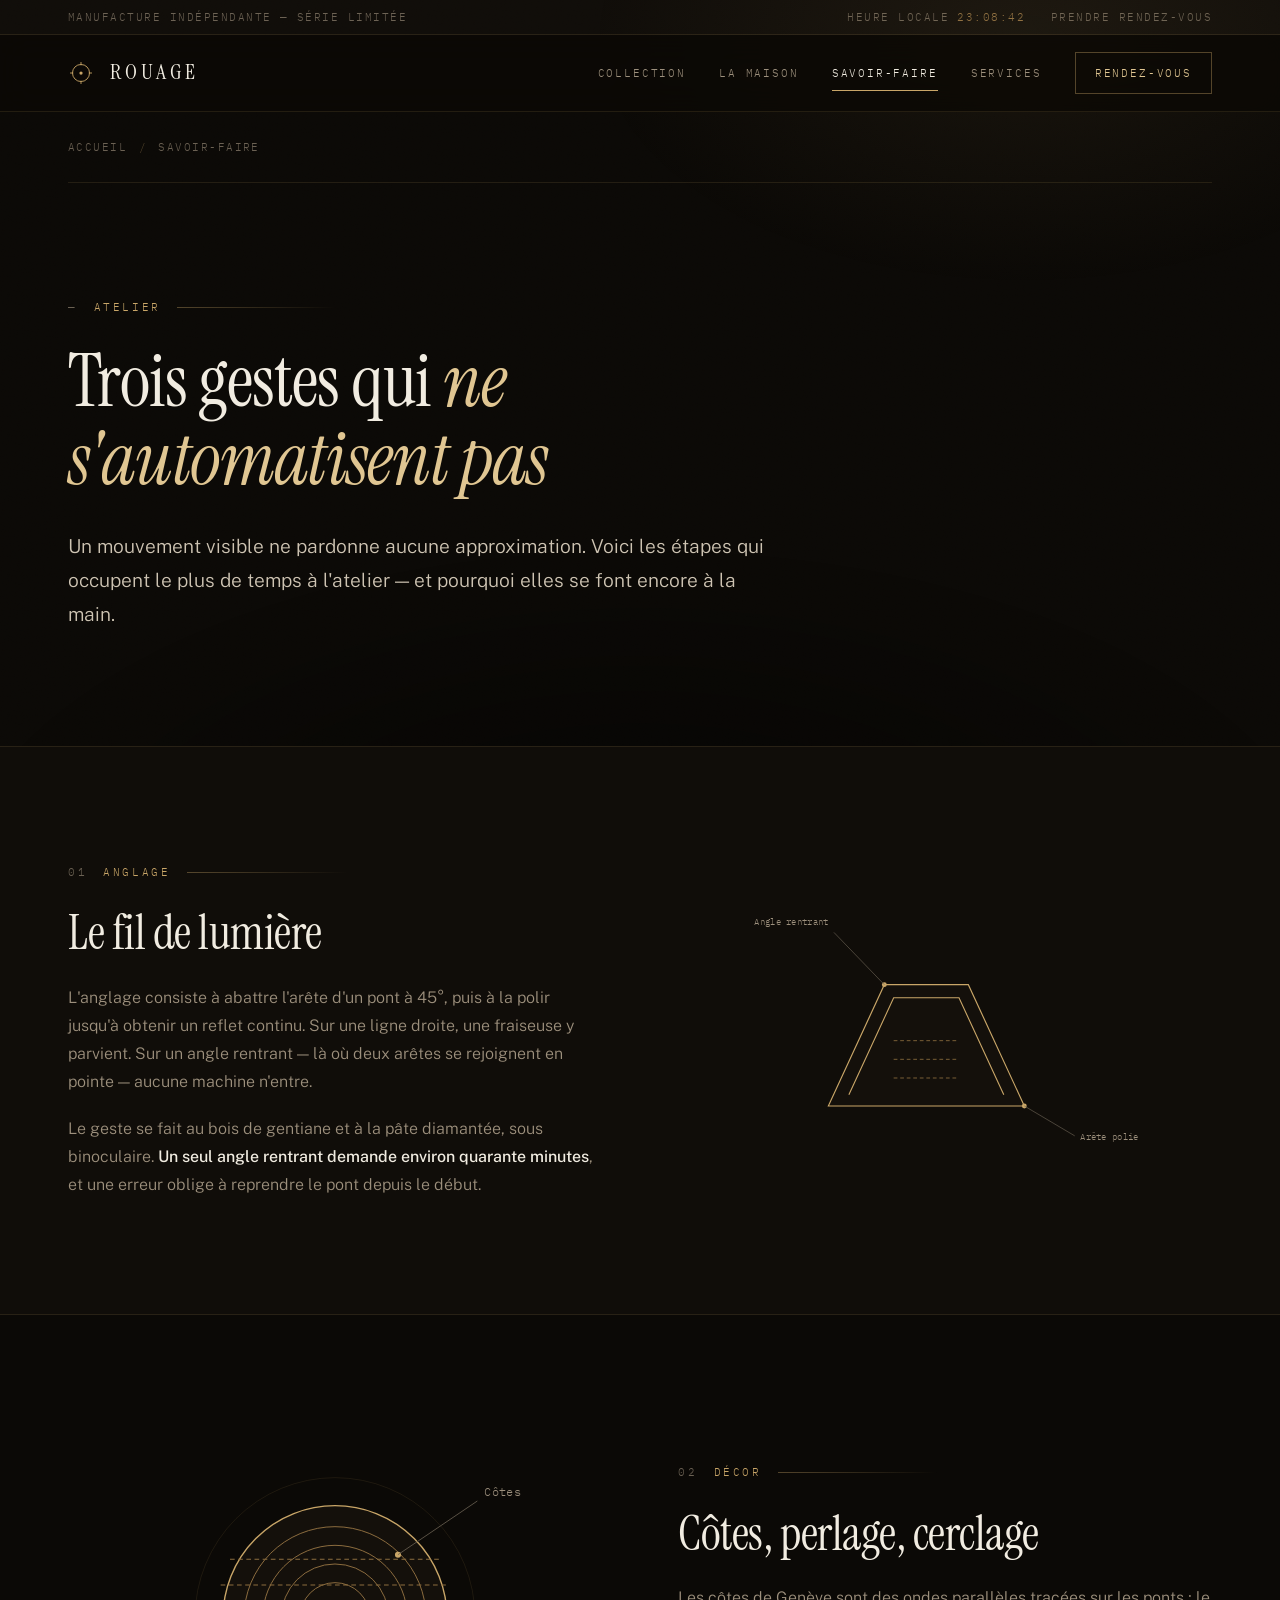
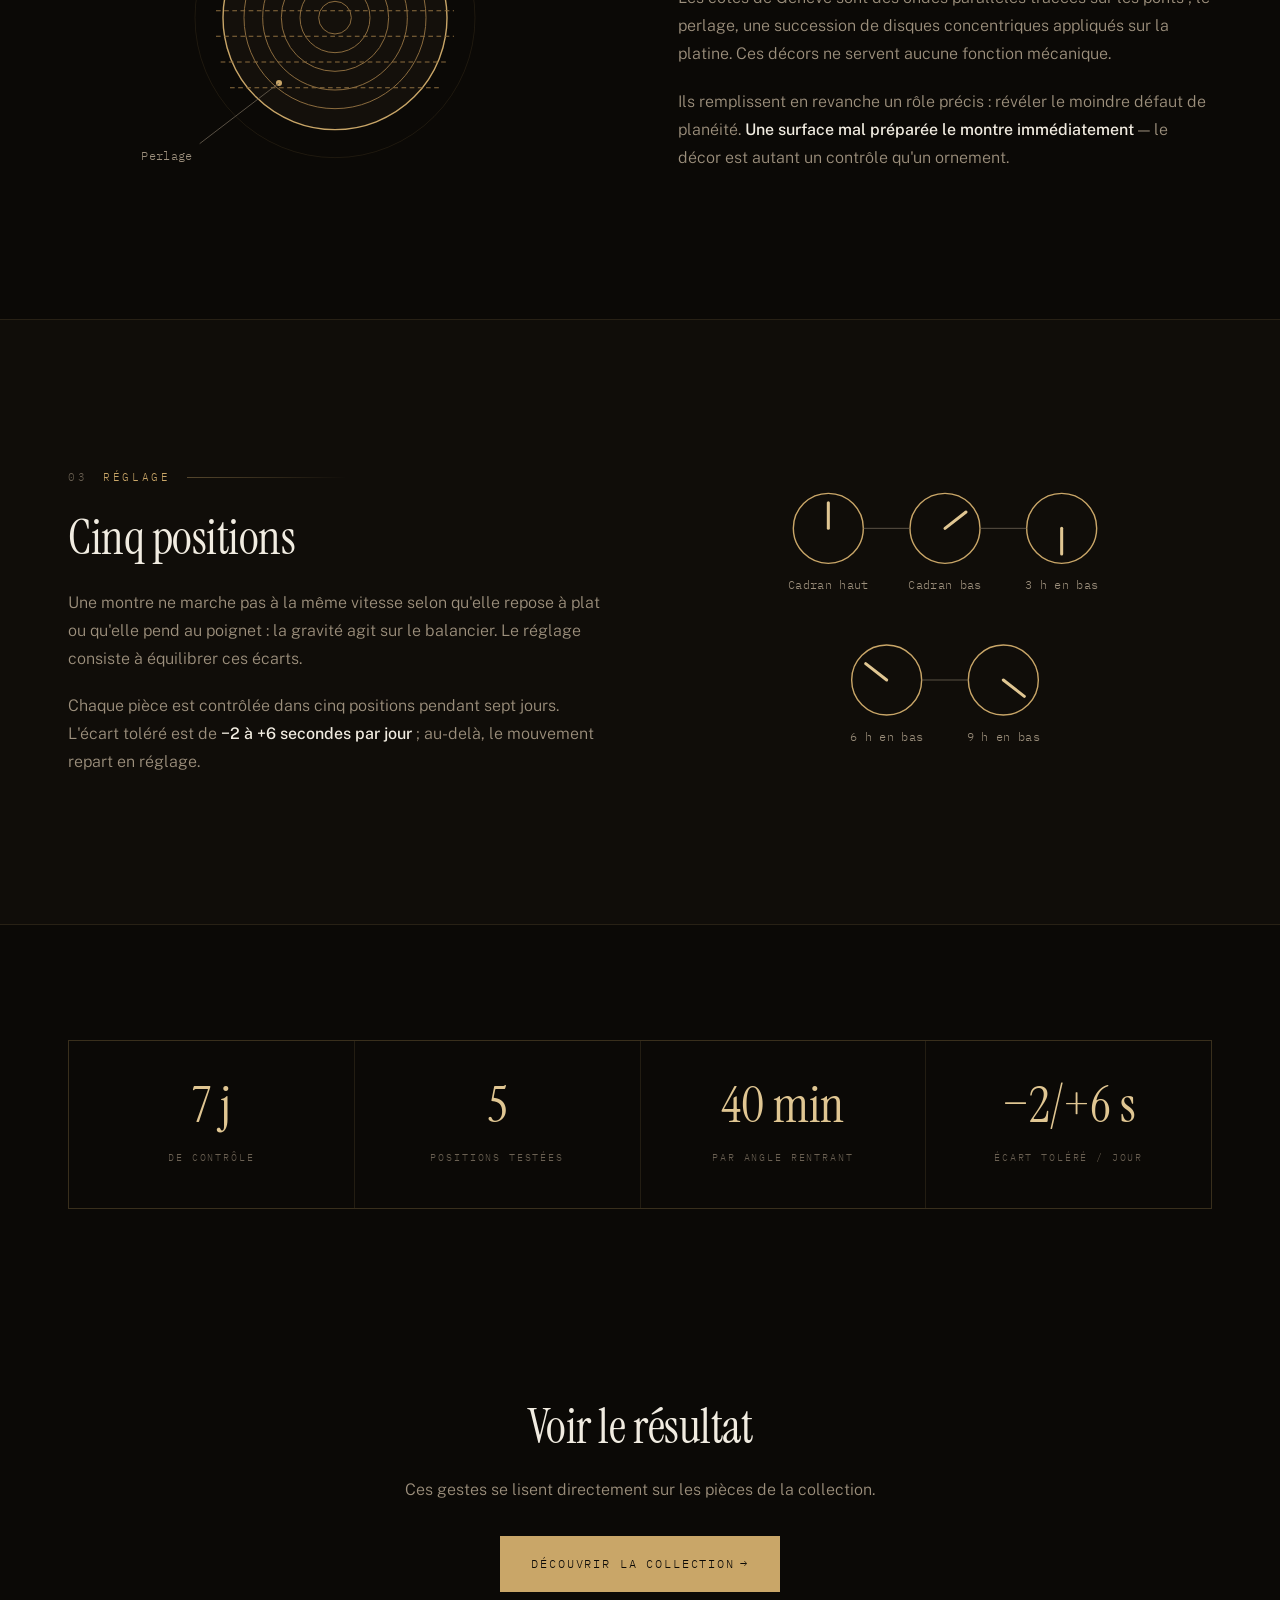
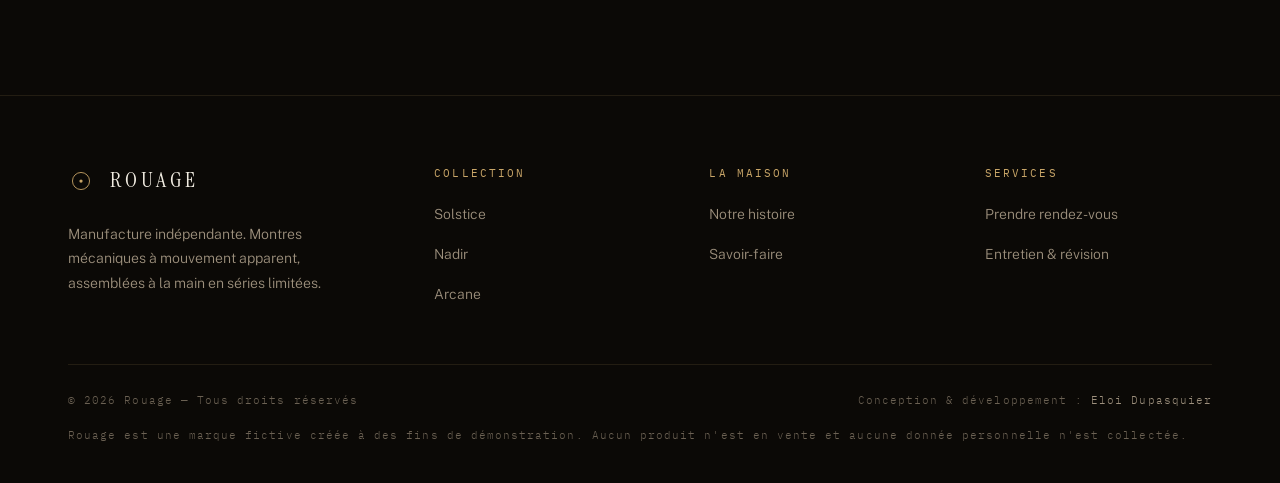
<file: savoir-faire.html>
<!DOCTYPE html>
<html lang="fr">
<meta charset="UTF-8" />
<meta name="viewport" content="width=device-width, initial-scale=1.0" />
<title>Savoir-faire — Rouage</title>
<meta name="description" content="Anglage, décor du mouvement, réglage : les gestes d'atelier qui donnent leur valeur aux montres Rouage." />
<meta name="theme-color" content="#0b0906" />
<meta name="robots" content="noindex" />

<link rel="icon" type="image/svg+xml" href="favicon.svg" />
<link rel="preconnect" href="https://fonts.googleapis.com" />
<link rel="preconnect" href="https://fonts.gstatic.com" crossorigin />
<link
  href="https://fonts.googleapis.com/css2?family=Instrument+Serif:ital@0;1&family=IBM+Plex+Mono:wght@400;500&family=Public+Sans:wght@200;300;400;500&display=swap"
  rel="stylesheet"
/>
<link rel="stylesheet" href="styles.css" />

<div class="bg-vignette" aria-hidden="true"></div>
<div class="bg-grain" aria-hidden="true"></div>

<a class="skip-link" href="#main">Aller au contenu</a>

<div class="utility-bar">
  <div class="wrap utility-inner">
    <span class="u-left">Manufacture indépendante — Série limitée</span>
    <div class="u-right">
      <span>Heure locale <span class="local-time" data-clock>—</span></span>
      <a href="services.html">Prendre rendez-vous</a>
    </div>
  </div>
</div>

<header class="site-header" id="top">
  <div class="wrap header-inner">
    <a href="index.html" class="logo" aria-label="Rouage — accueil">
      <span class="logo-mark" aria-hidden="true">
        <svg viewBox="0 0 32 32" fill="none" xmlns="http://www.w3.org/2000/svg">
          <circle cx="16" cy="16" r="10.5" stroke="currentColor" stroke-width="1.1" />
          <circle cx="16" cy="16" r="2" fill="currentColor" />
          <g stroke="currentColor" stroke-width="1.1">
            <line x1="16" y1="2.5" x2="16" y2="6.5" /><line x1="16" y1="25.5" x2="16" y2="29.5" />
            <line x1="2.5" y1="16" x2="6.5" y2="16" /><line x1="25.5" y1="16" x2="29.5" y2="16" />
          </g>
        </svg>
      </span>
      <span class="logo-text">ROUAGE</span>
    </a>

    <ul class="nav" id="nav">
      <li><a href="collection.html">Collection</a></li>
      <li><a href="maison.html">La Maison</a></li>
      <li><a href="savoir-faire.html" aria-current="page">Savoir-faire</a></li>
      <li><a href="services.html">Services</a></li>
      <li><a href="services.html#rendez-vous" class="nav-cta">Rendez-vous</a></li>
    </ul>

    <button class="menu-toggle" id="menuToggle" aria-label="Ouvrir le menu" aria-expanded="false" aria-controls="nav">
      <span></span><span></span><span></span>
    </button>
  </div>
</header>

<main id="main">
  <div class="wrap">
    <nav class="breadcrumb" aria-label="Fil d'Ariane">
      <a href="index.html">Accueil</a><span class="sep">/</span><span>Savoir-faire</span>
    </nav>
  </div>

  <section class="section">
    <div class="wrap">
      <p class="chapter reveal"><span class="num">—</span> Atelier</p>
      <h1 class="display reveal reveal-d1" style="max-width: 17ch; margin-bottom: 2rem;">
        Trois gestes qui <span class="italic-gold">ne s'automatisent pas</span>
      </h1>
      <p class="lede reveal reveal-d2">
        Un mouvement visible ne pardonne aucune approximation. Voici les
        étapes qui occupent le plus de temps à l'atelier — et pourquoi elles
        se font encore à la main.
      </p>
    </div>
  </section>

  <!-- Chapitre 01 -->
  <section class="section bleed" style="background: var(--bg-2); border-block: 1px solid var(--line);">
    <div class="wrap editorial">
      <div class="editorial-copy">
        <p class="chapter reveal"><span class="num">01</span> Anglage</p>
        <h2 class="h2 reveal reveal-d1" style="margin-bottom: 1.5rem;">Le fil de lumière</h2>
        <div class="body-copy reveal reveal-d2">
          <p>
            L'anglage consiste à abattre l'arête d'un pont à 45°, puis à la
            polir jusqu'à obtenir un reflet continu. Sur une ligne droite,
            une fraiseuse y parvient. Sur un angle rentrant — là où deux
            arêtes se rejoignent en pointe — aucune machine n'entre.
          </p>
          <p>
            Le geste se fait au bois de gentiane et à la pâte diamantée,
            sous binoculaire. <strong>Un seul angle rentrant demande environ
            quarante minutes</strong>, et une erreur oblige à reprendre le
            pont depuis le début.
          </p>
        </div>
      </div>
      <div class="editorial-visual reveal reveal-d2" aria-hidden="true">
        <svg viewBox="-60 -20 450 320" fill="none" xmlns="http://www.w3.org/2000/svg">
          <path d="M40 220 L100 90 L190 90 L250 220 Z" class="diagram-part-fill" />
          <path d="M62 208 L110 104 L180 104 L228 208" class="diagram-part" />
          <circle cx="100" cy="90" r="2.6" class="leader-dot" />
          <line x1="100" y1="90" x2="46" y2="34" class="leader" />
          <text x="40" y="26" class="leader-label" text-anchor="end">Angle rentrant</text>
          <circle cx="250" cy="220" r="2.6" class="leader-dot" />
          <line x1="250" y1="220" x2="304" y2="252" class="leader" />
          <text x="310" y="256" class="leader-label">Arête polie</text>
          <line x1="110" y1="150" x2="180" y2="150" class="diagram-spring" />
          <line x1="110" y1="170" x2="180" y2="170" class="diagram-spring" />
          <line x1="110" y1="190" x2="180" y2="190" class="diagram-spring" />
        </svg>
      </div>
    </div>
  </section>

  <!-- Chapitre 02 -->
  <section class="section">
    <div class="wrap editorial reverse">
      <div class="editorial-copy">
        <p class="chapter reveal"><span class="num">02</span> Décor</p>
        <h2 class="h2 reveal reveal-d1" style="margin-bottom: 1.5rem;">Côtes, perlage, cerclage</h2>
        <div class="body-copy reveal reveal-d2">
          <p>
            Les côtes de Genève sont des ondes parallèles tracées sur les
            ponts ; le perlage, une succession de disques concentriques
            appliqués sur la platine. Ces décors ne servent aucune fonction
            mécanique.
          </p>
          <p>
            Ils remplissent en revanche un rôle précis : révéler le moindre
            défaut de planéité. <strong>Une surface mal préparée le montre
            immédiatement</strong> — le décor est autant un contrôle qu'un
            ornement.
          </p>
        </div>
      </div>
      <div class="editorial-visual reveal reveal-d2" aria-hidden="true">
        <svg viewBox="-20 -20 360 320" fill="none" xmlns="http://www.w3.org/2000/svg">
          <circle cx="160" cy="140" r="120" class="diagram-ring" />
          <circle cx="160" cy="140" r="96" class="diagram-part-fill" />
          <!-- perlage -->
          <circle cx="160" cy="140" r="78" class="skeleton-ring" />
          <circle cx="160" cy="140" r="62" class="skeleton-ring" />
          <circle cx="160" cy="140" r="46" class="skeleton-ring" />
          <circle cx="160" cy="140" r="30" class="skeleton-ring" />
          <circle cx="160" cy="140" r="14" class="skeleton-ring" />
          <!-- côtes -->
          <g class="diagram-spring">
            <line x1="70" y1="90" x2="250" y2="90" />
            <line x1="62" y1="112" x2="258" y2="112" />
            <line x1="58" y1="134" x2="262" y2="134" />
            <line x1="58" y1="156" x2="262" y2="156" />
            <line x1="62" y1="178" x2="258" y2="178" />
            <line x1="70" y1="200" x2="250" y2="200" />
          </g>
          <circle cx="214" cy="86" r="2.6" class="leader-dot" />
          <line x1="214" y1="86" x2="282" y2="40" class="leader" />
          <text x="288" y="36" class="leader-label">Côtes</text>
          <circle cx="112" cy="196" r="2.6" class="leader-dot" />
          <line x1="112" y1="196" x2="44" y2="248" class="leader" />
          <text x="38" y="262" class="leader-label" text-anchor="end">Perlage</text>
        </svg>
      </div>
    </div>
  </section>

  <!-- Chapitre 03 -->
  <section class="section bleed" style="background: var(--bg-2); border-block: 1px solid var(--line);">
    <div class="wrap editorial">
      <div class="editorial-copy">
        <p class="chapter reveal"><span class="num">03</span> Réglage</p>
        <h2 class="h2 reveal reveal-d1" style="margin-bottom: 1.5rem;">Cinq positions</h2>
        <div class="body-copy reveal reveal-d2">
          <p>
            Une montre ne marche pas à la même vitesse selon qu'elle repose
            à plat ou qu'elle pend au poignet : la gravité agit sur le
            balancier. Le réglage consiste à équilibrer ces écarts.
          </p>
          <p>
            Chaque pièce est contrôlée dans cinq positions pendant sept
            jours. L'écart toléré est de <strong>−2 à +6 secondes par
            jour</strong> ; au-delà, le mouvement repart en réglage.
          </p>
        </div>
      </div>
      <div class="editorial-visual reveal reveal-d2" aria-hidden="true">
        <svg viewBox="-20 -20 360 320" fill="none" xmlns="http://www.w3.org/2000/svg">
          <!-- Cinq positions de contrôle -->
          <g class="diagram-part">
            <circle cx="60" cy="60" r="30" />
            <line x1="60" y1="60" x2="60" y2="38" class="hand-h" />
          </g>
          <text x="60" y="112" class="leader-label" text-anchor="middle">Cadran haut</text>

          <g class="diagram-part">
            <circle cx="160" cy="60" r="30" />
            <line x1="160" y1="60" x2="178" y2="46" class="hand-h" />
          </g>
          <text x="160" y="112" class="leader-label" text-anchor="middle">Cadran bas</text>

          <g class="diagram-part">
            <circle cx="260" cy="60" r="30" />
            <line x1="260" y1="60" x2="260" y2="82" class="hand-h" />
          </g>
          <text x="260" y="112" class="leader-label" text-anchor="middle">3 h en bas</text>

          <g class="diagram-part">
            <circle cx="110" cy="190" r="30" />
            <line x1="110" y1="190" x2="92" y2="176" class="hand-h" />
          </g>
          <text x="110" y="242" class="leader-label" text-anchor="middle">6 h en bas</text>

          <g class="diagram-part">
            <circle cx="210" cy="190" r="30" />
            <line x1="210" y1="190" x2="228" y2="204" class="hand-h" />
          </g>
          <text x="210" y="242" class="leader-label" text-anchor="middle">9 h en bas</text>

          <line x1="90" y1="60" x2="130" y2="60" class="leader" />
          <line x1="190" y1="60" x2="230" y2="60" class="leader" />
          <line x1="140" y1="190" x2="180" y2="190" class="leader" />
        </svg>
      </div>
    </div>
  </section>

  <section class="section">
    <div class="wrap">
      <div class="figures reveal" data-stagger="0.09">
        <div class="figure"><span class="f-num">7 j</span><span class="f-label">De contrôle</span></div>
        <div class="figure"><span class="f-num" data-compte="5">0</span><span class="f-label">Positions testées</span></div>
        <div class="figure"><span class="f-num">40 min</span><span class="f-label">Par angle rentrant</span></div>
        <div class="figure"><span class="f-num">−2/+6 s</span><span class="f-label">Écart toléré / jour</span></div>
      </div>
    </div>
  </section>

  <section class="section-tight" style="padding-bottom: clamp(4rem, 8vw, 7rem);">
    <div class="wrap-narrow" style="text-align: center;">
      <h2 class="h2 reveal" style="margin-bottom: 1.4rem;">Voir le résultat</h2>
      <p class="body-copy reveal reveal-d1" style="margin-inline: auto; margin-bottom: 2rem;">
        Ces gestes se lisent directement sur les pièces de la collection.
      </p>
      <a href="collection.html" class="btn btn-primary reveal reveal-d2">Découvrir la collection <span aria-hidden="true">→</span></a>
    </div>
  </section>
</main>

<footer class="site-footer">
  <div class="wrap">
    <div class="footer-top">
      <div class="footer-brand">
        <a href="index.html" class="logo">
          <span class="logo-mark" aria-hidden="true">
            <svg viewBox="0 0 32 32" fill="none" xmlns="http://www.w3.org/2000/svg">
              <circle cx="16" cy="16" r="10.5" stroke="currentColor" stroke-width="1.1" />
              <circle cx="16" cy="16" r="2" fill="currentColor" />
            </svg>
          </span>
          <span class="logo-text">ROUAGE</span>
        </a>
        <p>Manufacture indépendante. Montres mécaniques à mouvement apparent, assemblées à la main en séries limitées.</p>
      </div>
      <div class="footer-col">
        <h4>Collection</h4>
        <ul>
          <li><a href="solstice.html">Solstice</a></li>
          <li><a href="nadir.html">Nadir</a></li>
          <li><a href="arcane.html">Arcane</a></li>
        </ul>
      </div>
      <div class="footer-col">
        <h4>La Maison</h4>
        <ul>
          <li><a href="maison.html">Notre histoire</a></li>
          <li><a href="savoir-faire.html">Savoir-faire</a></li>
        </ul>
      </div>
      <div class="footer-col">
        <h4>Services</h4>
        <ul>
          <li><a href="services.html#rendez-vous">Prendre rendez-vous</a></li>
          <li><a href="services.html">Entretien &amp; révision</a></li>
        </ul>
      </div>
    </div>
    <div class="footer-bottom">
      <span>© <span data-year>2026</span> Rouage — Tous droits réservés</span>
      <span>Conception &amp; développement : <a href="https://edupasquier.me" target="_blank" rel="noopener">Eloi Dupasquier</a></span>
      <p class="footer-disclaimer">
        Rouage est une marque fictive créée à des fins de démonstration. Aucun
        produit n'est en vente et aucune donnée personnelle n'est collectée.
      </p>
    </div>
  </div>
</footer>

<script src="script.js"></script>
</html>
</file>
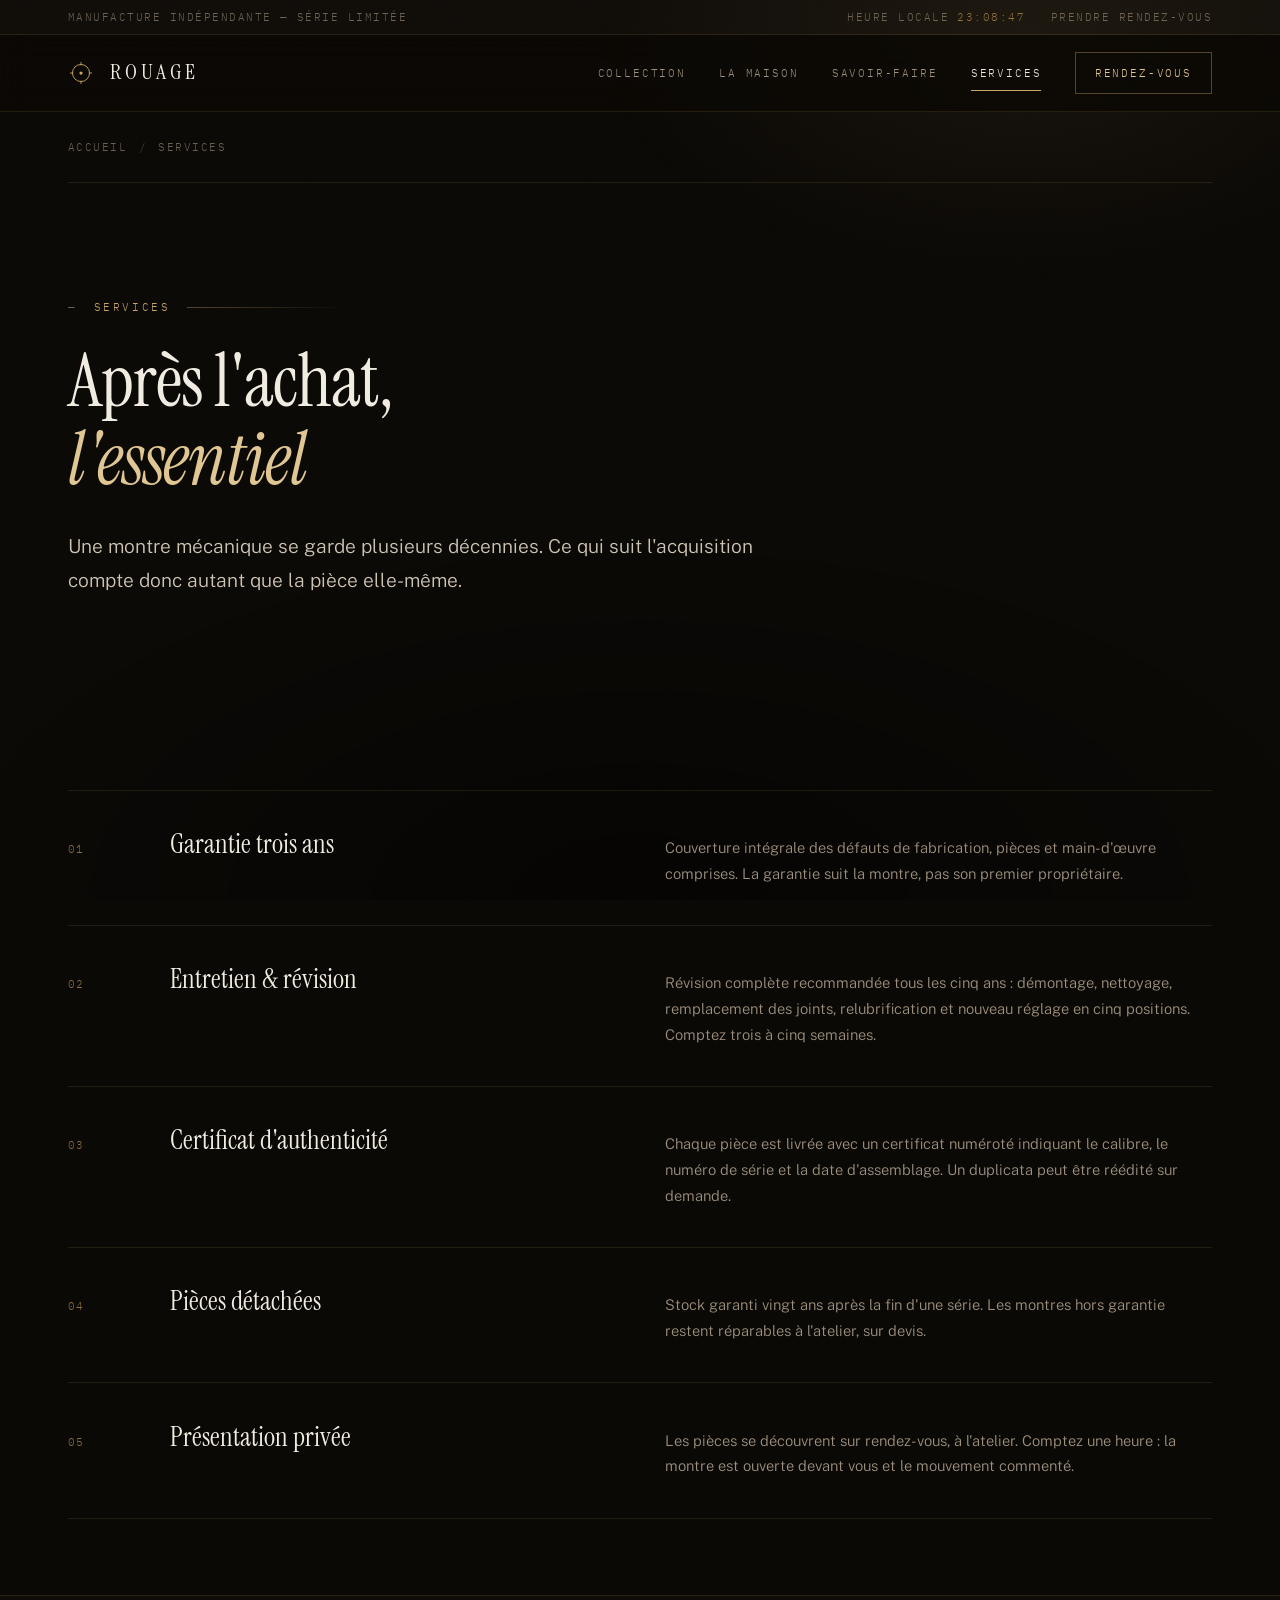
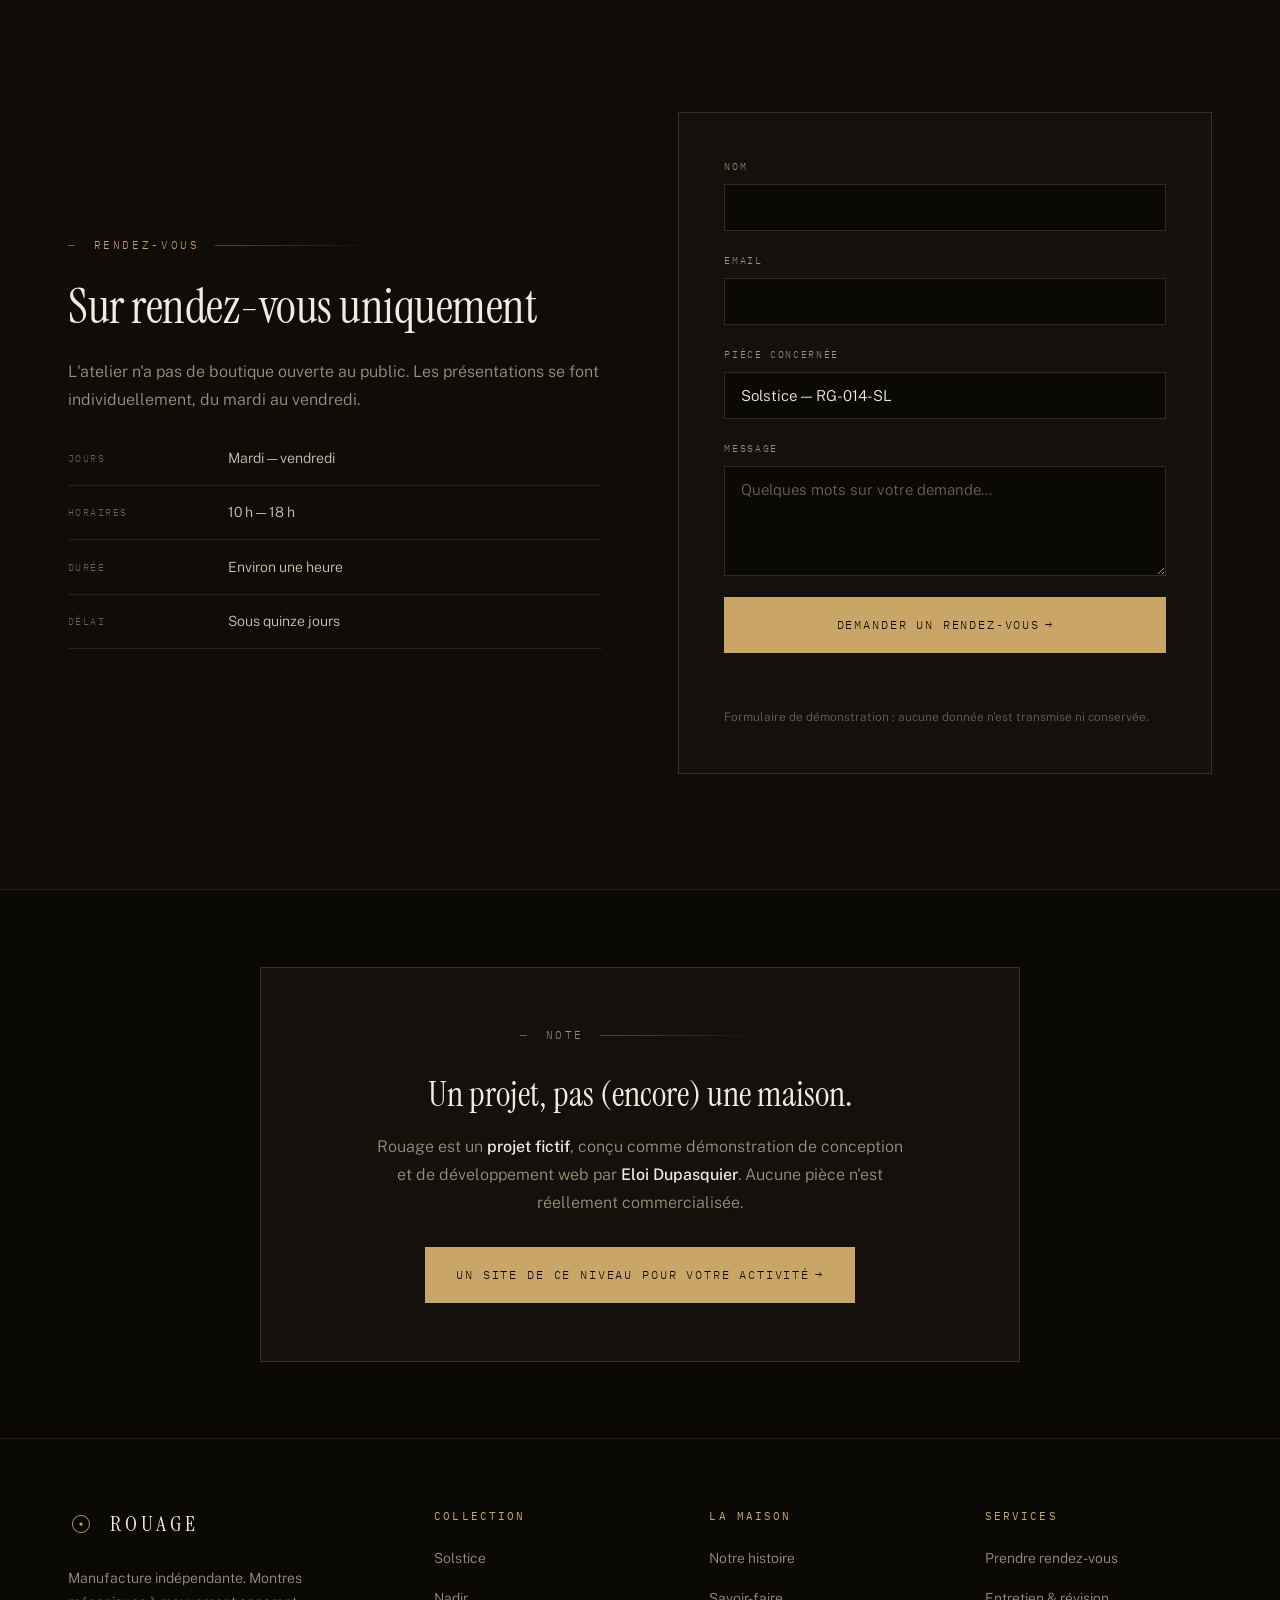
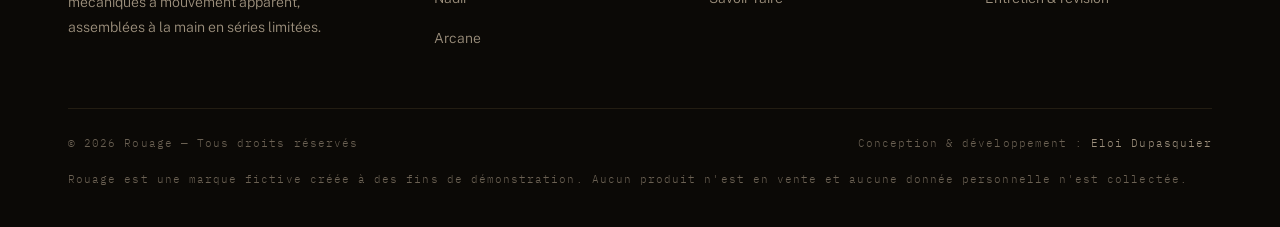
<file: services.html>
<!DOCTYPE html>
<html lang="fr">
<meta charset="UTF-8" />
<meta name="viewport" content="width=device-width, initial-scale=1.0" />
<title>Services — Rouage</title>
<meta name="description" content="Garantie trois ans, entretien, certificat d'authenticité et prise de rendez-vous à l'atelier Rouage." />
<meta name="theme-color" content="#0b0906" />
<meta name="robots" content="noindex" />

<link rel="icon" type="image/svg+xml" href="favicon.svg" />
<link rel="preconnect" href="https://fonts.googleapis.com" />
<link rel="preconnect" href="https://fonts.gstatic.com" crossorigin />
<link
  href="https://fonts.googleapis.com/css2?family=Instrument+Serif:ital@0;1&family=IBM+Plex+Mono:wght@400;500&family=Public+Sans:wght@200;300;400;500&display=swap"
  rel="stylesheet"
/>
<link rel="stylesheet" href="styles.css" />

<div class="bg-vignette" aria-hidden="true"></div>
<div class="bg-grain" aria-hidden="true"></div>

<a class="skip-link" href="#main">Aller au contenu</a>

<div class="utility-bar">
  <div class="wrap utility-inner">
    <span class="u-left">Manufacture indépendante — Série limitée</span>
    <div class="u-right">
      <span>Heure locale <span class="local-time" data-clock>—</span></span>
      <a href="#rendez-vous">Prendre rendez-vous</a>
    </div>
  </div>
</div>

<header class="site-header" id="top">
  <div class="wrap header-inner">
    <a href="index.html" class="logo" aria-label="Rouage — accueil">
      <span class="logo-mark" aria-hidden="true">
        <svg viewBox="0 0 32 32" fill="none" xmlns="http://www.w3.org/2000/svg">
          <circle cx="16" cy="16" r="10.5" stroke="currentColor" stroke-width="1.1" />
          <circle cx="16" cy="16" r="2" fill="currentColor" />
          <g stroke="currentColor" stroke-width="1.1">
            <line x1="16" y1="2.5" x2="16" y2="6.5" /><line x1="16" y1="25.5" x2="16" y2="29.5" />
            <line x1="2.5" y1="16" x2="6.5" y2="16" /><line x1="25.5" y1="16" x2="29.5" y2="16" />
          </g>
        </svg>
      </span>
      <span class="logo-text">ROUAGE</span>
    </a>

    <ul class="nav" id="nav">
      <li><a href="collection.html">Collection</a></li>
      <li><a href="maison.html">La Maison</a></li>
      <li><a href="savoir-faire.html">Savoir-faire</a></li>
      <li><a href="services.html" aria-current="page">Services</a></li>
      <li><a href="#rendez-vous" class="nav-cta">Rendez-vous</a></li>
    </ul>

    <button class="menu-toggle" id="menuToggle" aria-label="Ouvrir le menu" aria-expanded="false" aria-controls="nav">
      <span></span><span></span><span></span>
    </button>
  </div>
</header>

<main id="main">
  <div class="wrap">
    <nav class="breadcrumb" aria-label="Fil d'Ariane">
      <a href="index.html">Accueil</a><span class="sep">/</span><span>Services</span>
    </nav>
  </div>

  <section class="section">
    <div class="wrap">
      <p class="chapter reveal"><span class="num">—</span> Services</p>
      <h1 class="display reveal reveal-d1" style="max-width: 16ch; margin-bottom: 2rem;">
        Après l'achat, <span class="italic-gold">l'essentiel</span>
      </h1>
      <p class="lede reveal reveal-d2">
        Une montre mécanique se garde plusieurs décennies. Ce qui suit
        l'acquisition compte donc autant que la pièce elle-même.
      </p>
    </div>
  </section>

  <section class="section-tight">
    <div class="wrap">
      <div class="service-list">
        <article class="service-row reveal">
          <span class="s-num">01</span>
          <h3>Garantie trois ans</h3>
          <p>
            Couverture intégrale des défauts de fabrication, pièces et
            main-d'œuvre comprises. La garantie suit la montre, pas son
            premier propriétaire.
          </p>
        </article>
        <article class="service-row reveal reveal-d1">
          <span class="s-num">02</span>
          <h3>Entretien &amp; révision</h3>
          <p>
            Révision complète recommandée tous les cinq ans : démontage,
            nettoyage, remplacement des joints, relubrification et nouveau
            réglage en cinq positions. Comptez trois à cinq semaines.
          </p>
        </article>
        <article class="service-row reveal reveal-d2">
          <span class="s-num">03</span>
          <h3>Certificat d'authenticité</h3>
          <p>
            Chaque pièce est livrée avec un certificat numéroté indiquant le
            calibre, le numéro de série et la date d'assemblage. Un duplicata
            peut être réédité sur demande.
          </p>
        </article>
        <article class="service-row reveal reveal-d3">
          <span class="s-num">04</span>
          <h3>Pièces détachées</h3>
          <p>
            Stock garanti vingt ans après la fin d'une série. Les montres
            hors garantie restent réparables à l'atelier, sur devis.
          </p>
        </article>
        <article class="service-row reveal reveal-d4">
          <span class="s-num">05</span>
          <h3>Présentation privée</h3>
          <p>
            Les pièces se découvrent sur rendez-vous, à l'atelier. Comptez
            une heure : la montre est ouverte devant vous et le mouvement
            commenté.
          </p>
        </article>
      </div>
    </div>
  </section>

  <!-- ============ RENDEZ-VOUS ============ -->
  <section class="section bleed" id="rendez-vous" style="background: var(--bg-2); border-block: 1px solid var(--line);">
    <div class="wrap editorial">
      <div class="editorial-copy">
        <p class="chapter reveal"><span class="num">—</span> Rendez-vous</p>
        <h2 class="h2 reveal reveal-d1" style="margin-bottom: 1.5rem;">Sur rendez-vous uniquement</h2>
        <div class="body-copy reveal reveal-d2">
          <p>
            L'atelier n'a pas de boutique ouverte au public. Les présentations
            se font individuellement, du mardi au vendredi.
          </p>
        </div>
        <ul class="key-points reveal reveal-d3" style="margin-top: 2rem;">
          <li><span class="k">Jours</span><span>Mardi — vendredi</span></li>
          <li><span class="k">Horaires</span><span>10 h — 18 h</span></li>
          <li><span class="k">Durée</span><span>Environ une heure</span></li>
          <li><span class="k">Délai</span><span>Sous quinze jours</span></li>
        </ul>
      </div>

      <form class="form-card reveal reveal-d2" data-demo-form>
        <div class="field">
          <label for="f-name">Nom</label>
          <input type="text" id="f-name" name="name" autocomplete="name" required />
        </div>
        <div class="field">
          <label for="f-email">Email</label>
          <input type="email" id="f-email" name="email" autocomplete="email" required />
        </div>
        <div class="field">
          <label for="f-piece">Pièce concernée</label>
          <select id="f-piece" name="piece">
            <option>Solstice — RG-014-SL</option>
            <option>Nadir — RG-022-ND</option>
            <option>Arcane — RG-031-AR</option>
            <option>Commande particulière</option>
            <option>Entretien / révision</option>
          </select>
        </div>
        <div class="field">
          <label for="f-message">Message</label>
          <textarea id="f-message" name="message" rows="4" placeholder="Quelques mots sur votre demande…"></textarea>
        </div>
        <button type="submit" class="btn btn-primary btn-block">
          Demander un rendez-vous <span aria-hidden="true">→</span>
        </button>
        <p class="form-note" role="status"></p>
        <p class="form-legal">
          Formulaire de démonstration : aucune donnée n'est transmise ni
          conservée.
        </p>
      </form>
    </div>
  </section>

  <section class="section-tight" style="padding-block: clamp(3rem, 6vw, 5rem);">
    <div class="wrap">
      <div class="demo-banner reveal">
        <p class="chapter" style="justify-content: center;"><span class="num">—</span> Note</p>
        <h2>Un projet, pas (encore) une maison.</h2>
        <p>
          Rouage est un <strong>projet fictif</strong>, conçu comme
          démonstration de conception et de développement web par
          <strong>Eloi Dupasquier</strong>. Aucune pièce n'est réellement
          commercialisée.
        </p>
        <a href="https://edupasquier.me" class="btn btn-primary" target="_blank" rel="noopener">
          Un site de ce niveau pour votre activité <span aria-hidden="true">→</span>
        </a>
      </div>
    </div>
  </section>
</main>

<footer class="site-footer">
  <div class="wrap">
    <div class="footer-top">
      <div class="footer-brand">
        <a href="index.html" class="logo">
          <span class="logo-mark" aria-hidden="true">
            <svg viewBox="0 0 32 32" fill="none" xmlns="http://www.w3.org/2000/svg">
              <circle cx="16" cy="16" r="10.5" stroke="currentColor" stroke-width="1.1" />
              <circle cx="16" cy="16" r="2" fill="currentColor" />
            </svg>
          </span>
          <span class="logo-text">ROUAGE</span>
        </a>
        <p>Manufacture indépendante. Montres mécaniques à mouvement apparent, assemblées à la main en séries limitées.</p>
      </div>
      <div class="footer-col">
        <h4>Collection</h4>
        <ul>
          <li><a href="solstice.html">Solstice</a></li>
          <li><a href="nadir.html">Nadir</a></li>
          <li><a href="arcane.html">Arcane</a></li>
        </ul>
      </div>
      <div class="footer-col">
        <h4>La Maison</h4>
        <ul>
          <li><a href="maison.html">Notre histoire</a></li>
          <li><a href="savoir-faire.html">Savoir-faire</a></li>
        </ul>
      </div>
      <div class="footer-col">
        <h4>Services</h4>
        <ul>
          <li><a href="#rendez-vous">Prendre rendez-vous</a></li>
          <li><a href="services.html">Entretien &amp; révision</a></li>
        </ul>
      </div>
    </div>
    <div class="footer-bottom">
      <span>© <span data-year>2026</span> Rouage — Tous droits réservés</span>
      <span>Conception &amp; développement : <a href="https://edupasquier.me" target="_blank" rel="noopener">Eloi Dupasquier</a></span>
      <p class="footer-disclaimer">
        Rouage est une marque fictive créée à des fins de démonstration. Aucun
        produit n'est en vente et aucune donnée personnelle n'est collectée.
      </p>
    </div>
  </div>
</footer>

<script src="script.js"></script>
</html>
</file>
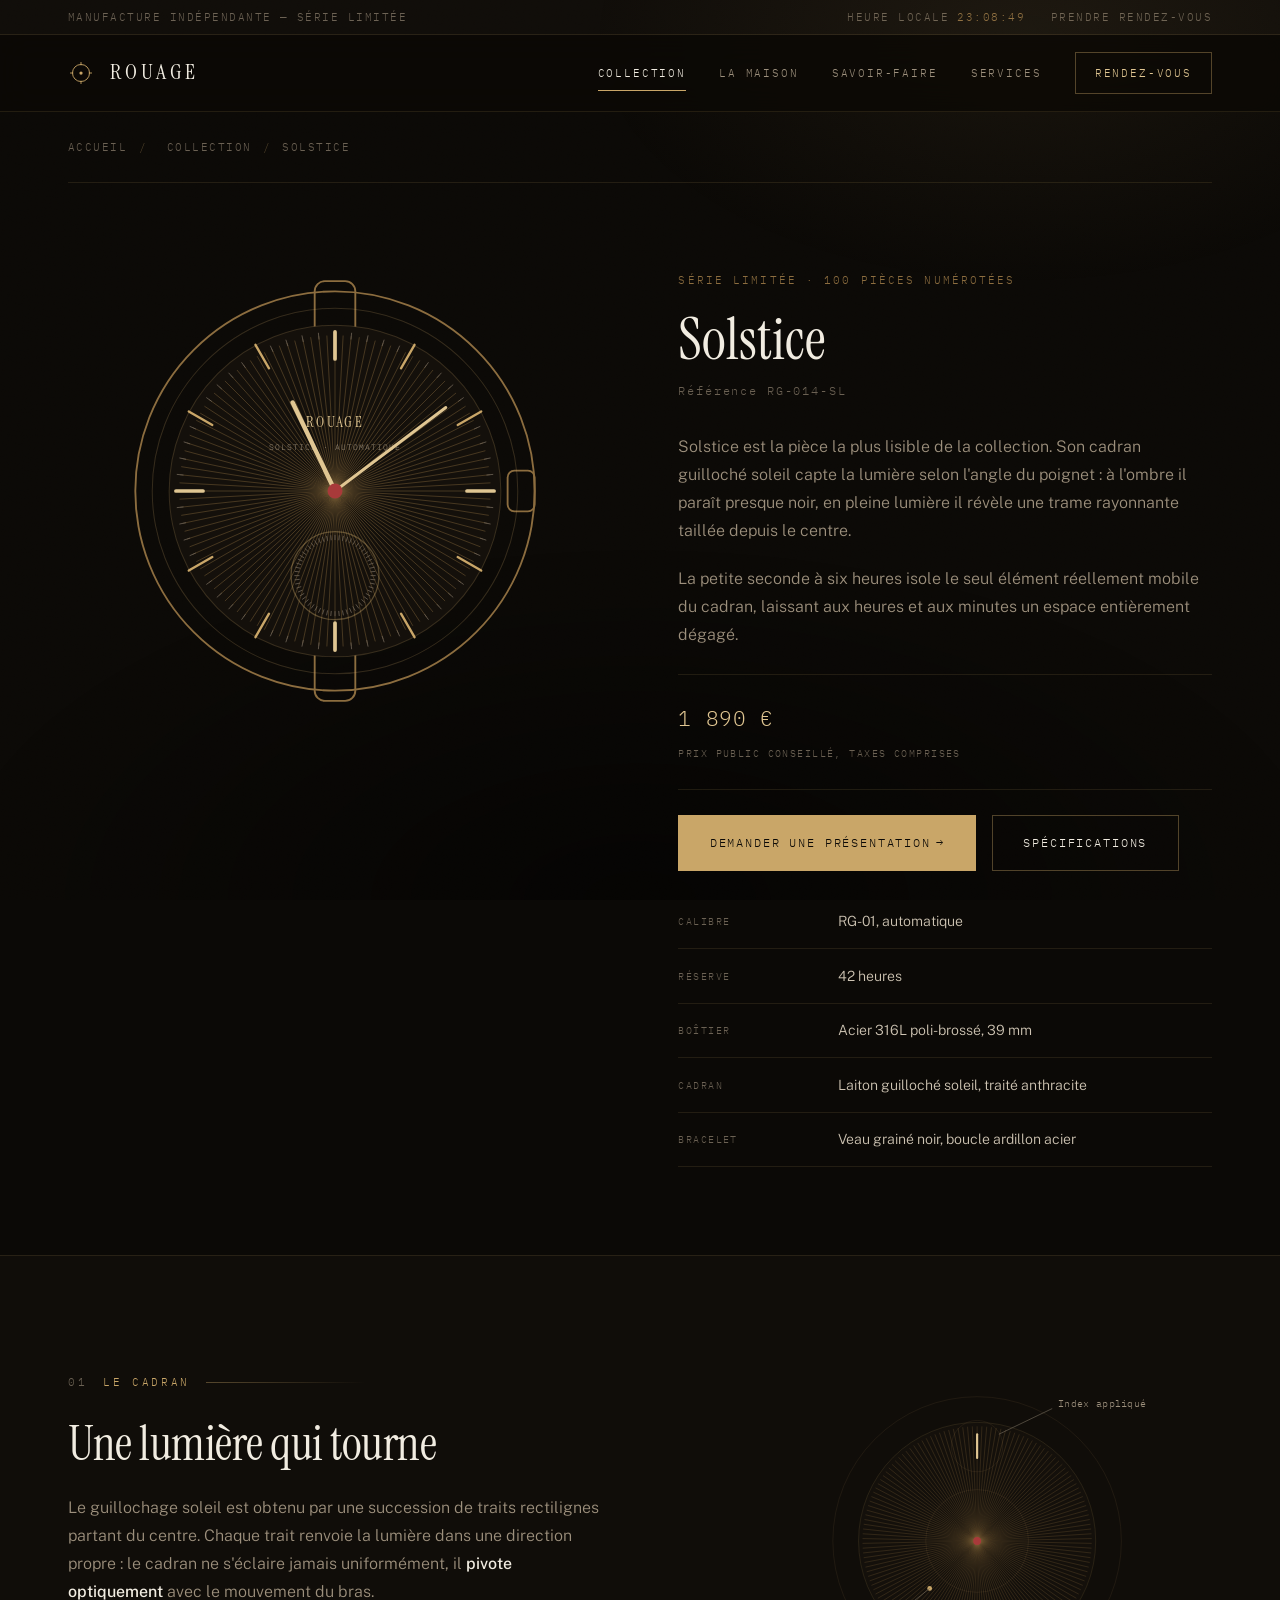
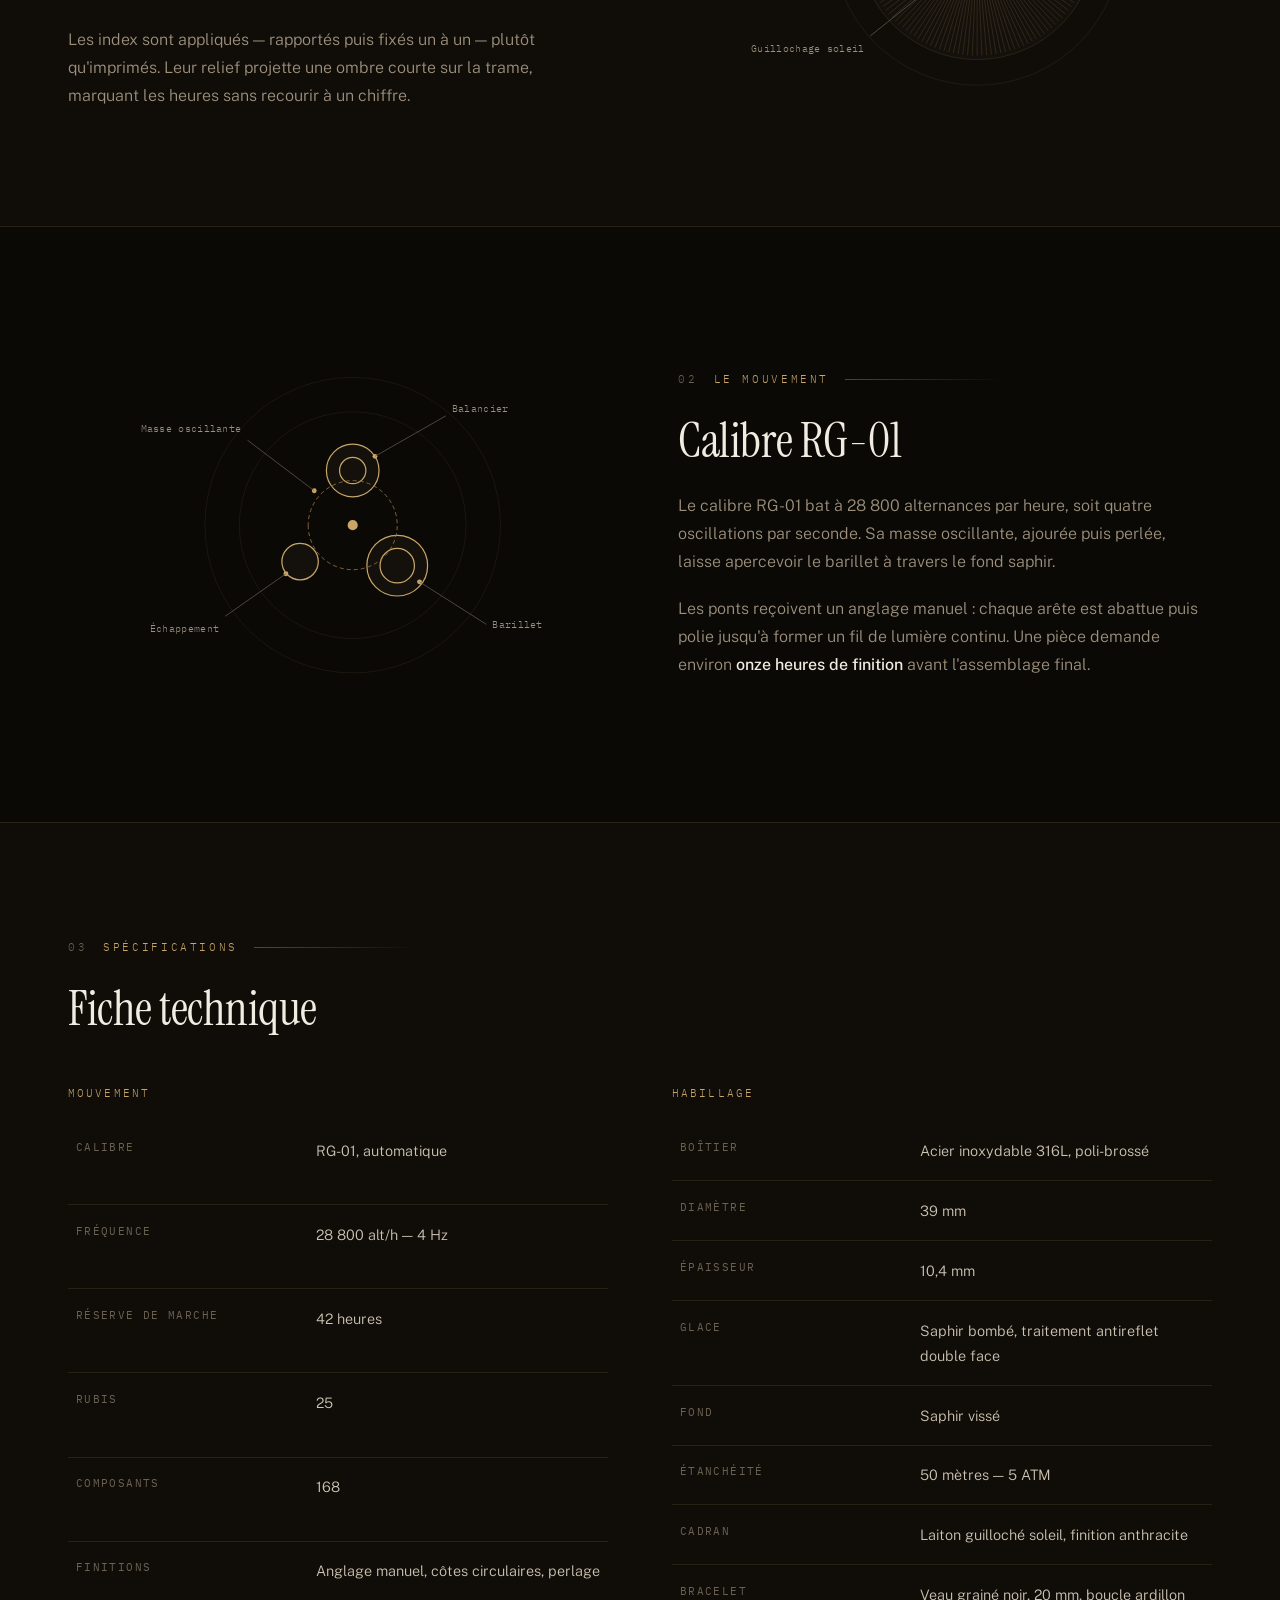
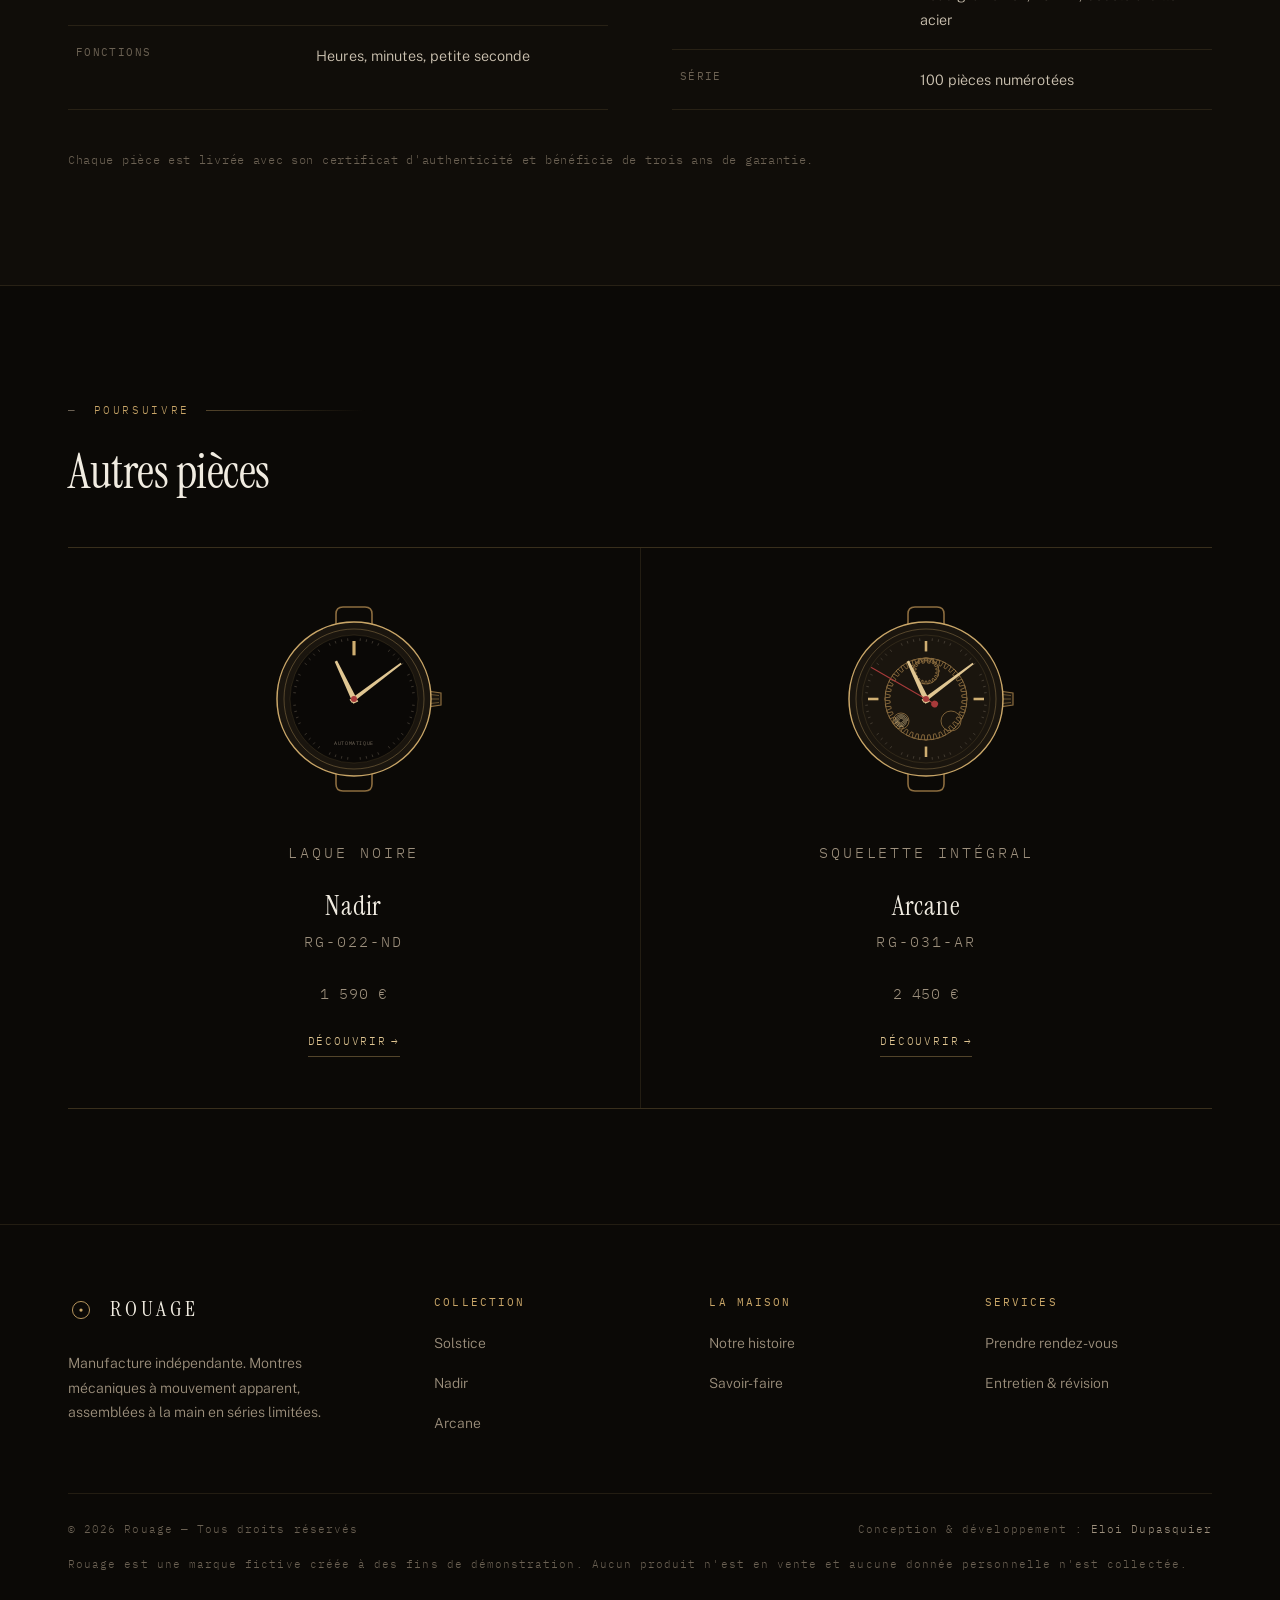
<file: solstice.html>
<!DOCTYPE html>
<html lang="fr">
<meta charset="UTF-8" />
<meta name="viewport" content="width=device-width, initial-scale=1.0" />
<title>Solstice — RG-014-SL — Rouage</title>
<meta name="description" content="Solstice RG-014-SL : cadran guilloché soleil, index appliqués, petite seconde à 6 heures. Calibre automatique RG-01, boîtier acier 39 mm, série de 100 pièces." />
<meta name="theme-color" content="#0b0906" />
<meta name="robots" content="noindex" />

<link rel="icon" type="image/svg+xml" href="favicon.svg" />
<link rel="preconnect" href="https://fonts.googleapis.com" />
<link rel="preconnect" href="https://fonts.gstatic.com" crossorigin />
<link
  href="https://fonts.googleapis.com/css2?family=Instrument+Serif:ital@0;1&family=IBM+Plex+Mono:wght@400;500&family=Public+Sans:wght@200;300;400;500&display=swap"
  rel="stylesheet"
/>
<link rel="stylesheet" href="styles.css" />

<div class="bg-vignette" aria-hidden="true"></div>
<div class="bg-grain" aria-hidden="true"></div>

<a class="skip-link" href="#main">Aller au contenu</a>

<div class="utility-bar">
  <div class="wrap utility-inner">
    <span class="u-left">Manufacture indépendante — Série limitée</span>
    <div class="u-right">
      <span>Heure locale <span class="local-time" data-clock>—</span></span>
      <a href="services.html">Prendre rendez-vous</a>
    </div>
  </div>
</div>

<header class="site-header" id="top">
  <div class="wrap header-inner">
    <a href="index.html" class="logo" aria-label="Rouage — accueil">
      <span class="logo-mark" aria-hidden="true">
        <svg viewBox="0 0 32 32" fill="none" xmlns="http://www.w3.org/2000/svg">
          <circle cx="16" cy="16" r="10.5" stroke="currentColor" stroke-width="1.1" />
          <circle cx="16" cy="16" r="2" fill="currentColor" />
          <g stroke="currentColor" stroke-width="1.1">
            <line x1="16" y1="2.5" x2="16" y2="6.5" /><line x1="16" y1="25.5" x2="16" y2="29.5" />
            <line x1="2.5" y1="16" x2="6.5" y2="16" /><line x1="25.5" y1="16" x2="29.5" y2="16" />
          </g>
        </svg>
      </span>
      <span class="logo-text">ROUAGE</span>
    </a>

    <ul class="nav" id="nav">
      <li><a href="collection.html" aria-current="page">Collection</a></li>
      <li><a href="maison.html">La Maison</a></li>
      <li><a href="savoir-faire.html">Savoir-faire</a></li>
      <li><a href="services.html">Services</a></li>
      <li><a href="services.html#rendez-vous" class="nav-cta">Rendez-vous</a></li>
    </ul>

    <button class="menu-toggle" id="menuToggle" aria-label="Ouvrir le menu" aria-expanded="false" aria-controls="nav">
      <span></span><span></span><span></span>
    </button>
  </div>
</header>

<main id="main">
  <div class="wrap">
    <nav class="breadcrumb" aria-label="Fil d'Ariane">
      <a href="index.html">Accueil</a><span class="sep">/</span>
      <a href="collection.html">Collection</a><span class="sep">/</span><span>Solstice</span>
    </nav>
  </div>

  <!-- ============ FICHE ============ -->
  <div class="wrap product">
    <div class="product-visual" aria-hidden="true">
      <svg viewBox="0 0 260 260" fill="none" xmlns="http://www.w3.org/2000/svg">
        <!-- Cornes et boîtier -->
        <rect x="118" y="6" width="24" height="34" rx="6" class="dial-rim" />
        <rect x="118" y="220" width="24" height="34" rx="6" class="dial-rim" />
        <rect x="232" y="118" width="16" height="24" rx="4" class="dial-rim" />
        <circle cx="130" cy="130" r="118" class="dial-rim" />
        <circle cx="130" cy="130" r="108" class="dial-rim-inner" />
        <circle cx="130" cy="130" r="98" class="dial-face" />

        <g class="sunray" data-sunray data-cx="130" data-cy="130" data-outer="92" data-count="120"></g>
        <g class="dial-minute" data-ticks data-cx="130" data-cy="130" data-outer="94" data-len="4" data-skip-major="true"></g>

        <!-- Index appliqués -->
        <line x1="130" y1="36" x2="130" y2="52" class="dial-index" />
        <line x1="224" y1="130" x2="208" y2="130" class="dial-index" />
        <line x1="130" y1="224" x2="130" y2="208" class="dial-index" />
        <line x1="36" y1="130" x2="52" y2="130" class="dial-index" />
        <line x1="177" y1="43.6" x2="169" y2="57.5" class="dial-index-fine" />
        <line x1="216.4" y1="83" x2="202.5" y2="91" class="dial-index-fine" />
        <line x1="216.4" y1="177" x2="202.5" y2="169" class="dial-index-fine" />
        <line x1="177" y1="216.4" x2="169" y2="202.5" class="dial-index-fine" />
        <line x1="83" y1="216.4" x2="91" y2="202.5" class="dial-index-fine" />
        <line x1="43.6" y1="177" x2="57.5" y2="169" class="dial-index-fine" />
        <line x1="43.6" y1="83" x2="57.5" y2="91" class="dial-index-fine" />
        <line x1="83" y1="43.6" x2="91" y2="57.5" class="dial-index-fine" />

        <!-- Petite seconde -->
        <circle cx="130" cy="180" r="26" class="subdial" />
        <g class="dial-minute" data-ticks data-cx="130" data-cy="180" data-outer="24" data-len="3"></g>

        <text x="130" y="92" class="dial-text">ROUAGE</text>
        <text x="130" y="106" class="dial-text-sm">SOLSTICE · AUTOMATIQUE</text>

        <g data-live-hands data-cx="130" data-cy="130">
          <line x1="130" y1="130" x2="130" y2="72" class="hand-h" />
          <line x1="130" y1="130" x2="130" y2="48" class="hand-m" />
        </g>
        <circle cx="130" cy="130" r="4.4" class="dial-hub" />
      </svg>
    </div>

    <div class="product-info">
      <p class="edition reveal">Série limitée · 100 pièces numérotées</p>
      <h1 class="reveal reveal-d1">Solstice</h1>
      <p class="ref reveal reveal-d1">Référence RG-014-SL</p>

      <div class="body-copy reveal reveal-d2">
        <p>
          Solstice est la pièce la plus lisible de la collection. Son cadran
          guilloché soleil capte la lumière selon l'angle du poignet : à
          l'ombre il paraît presque noir, en pleine lumière il révèle une
          trame rayonnante taillée depuis le centre.
        </p>
        <p>
          La petite seconde à six heures isole le seul élément réellement
          mobile du cadran, laissant aux heures et aux minutes un espace
          entièrement dégagé.
        </p>
      </div>

      <p class="product-price reveal reveal-d2">
        1 890 €
        <small>Prix public conseillé, taxes comprises</small>
      </p>

      <div class="product-actions reveal reveal-d3">
        <a href="services.html#rendez-vous" class="btn btn-primary">Demander une présentation <span aria-hidden="true">→</span></a>
        <a href="#specifications" class="btn btn-ghost">Spécifications</a>
      </div>

      <ul class="key-points reveal reveal-d3">
        <li><span class="k">Calibre</span><span>RG-01, automatique</span></li>
        <li><span class="k">Réserve</span><span>42 heures</span></li>
        <li><span class="k">Boîtier</span><span>Acier 316L poli-brossé, 39 mm</span></li>
        <li><span class="k">Cadran</span><span>Laiton guilloché soleil, traité anthracite</span></li>
        <li><span class="k">Bracelet</span><span>Veau grainé noir, boucle ardillon acier</span></li>
      </ul>
    </div>
  </div>

  <!-- ============ LE CADRAN ============ -->
  <section class="section bleed" style="background: var(--bg-2); border-block: 1px solid var(--line);">
    <div class="wrap editorial">
      <div class="editorial-copy">
        <p class="chapter reveal"><span class="num">01</span> Le cadran</p>
        <h2 class="h2 reveal reveal-d1" style="margin-bottom: 1.5rem;">Une lumière qui tourne</h2>
        <div class="body-copy reveal reveal-d2">
          <p>
            Le guillochage soleil est obtenu par une succession de traits
            rectilignes partant du centre. Chaque trait renvoie la lumière
            dans une direction propre : le cadran ne s'éclaire jamais
            uniformément, il <strong>pivote optiquement</strong> avec le
            mouvement du bras.
          </p>
          <p>
            Les index sont appliqués — rapportés puis fixés un à un — plutôt
            qu'imprimés. Leur relief projette une ombre courte sur la trame,
            marquant les heures sans recourir à un chiffre.
          </p>
        </div>
      </div>

      <div class="editorial-visual reveal reveal-d2" aria-hidden="true">
        <svg viewBox="-85 -12 425 344" fill="none" xmlns="http://www.w3.org/2000/svg">
          <circle cx="160" cy="160" r="146" class="diagram-ring" />
          <circle cx="160" cy="160" r="120" class="dial-face" />
          <g class="sunray" data-sunray data-cx="160" data-cy="160" data-outer="116" data-count="150"></g>
          <circle cx="160" cy="160" r="52" class="diagram-ring" />
          <!-- Détail index agrandi -->
          <line x1="160" y1="52" x2="160" y2="76" class="dial-index" />
          <circle cx="160" cy="64" r="26" class="diagram-ring" />
          <line x1="182" y1="52" x2="236" y2="26" class="leader" />
          <text x="242" y="24" class="leader-label">Index appliqué</text>
          <circle cx="112" cy="208" r="2.4" class="leader-dot" />
          <line x1="112" y1="208" x2="52" y2="256" class="leader" />
          <text x="46" y="272" class="leader-label" text-anchor="end">Guillochage soleil</text>
          <circle cx="160" cy="160" r="4" class="dial-hub" />
        </svg>
      </div>
    </div>
  </section>

  <!-- ============ LE MOUVEMENT ============ -->
  <section class="section">
    <div class="wrap editorial reverse">
      <div class="editorial-copy">
        <p class="chapter reveal"><span class="num">02</span> Le mouvement</p>
        <h2 class="h2 reveal reveal-d1" style="margin-bottom: 1.5rem;">Calibre RG-01</h2>
        <div class="body-copy reveal reveal-d2">
          <p>
            Le calibre RG-01 bat à 28 800 alternances par heure, soit quatre
            oscillations par seconde. Sa masse oscillante, ajourée puis
            perlée, laisse apercevoir le barillet à travers le fond saphir.
          </p>
          <p>
            Les ponts reçoivent un anglage manuel : chaque arête est abattue
            puis polie jusqu'à former un fil de lumière continu. Une pièce
            demande environ <strong>onze heures de finition</strong> avant
            l'assemblage final.
          </p>
        </div>
      </div>

      <div class="editorial-visual reveal reveal-d2" aria-hidden="true">
        <svg viewBox="-65 -20 415 360" fill="none" xmlns="http://www.w3.org/2000/svg">
          <circle cx="160" cy="160" r="146" class="diagram-ring" />
          <circle cx="160" cy="160" r="112" class="diagram-ring" />
          <circle cx="160" cy="106" r="26" class="diagram-part-fill" />
          <circle cx="160" cy="106" r="13" class="diagram-part" />
          <circle cx="182" cy="92" r="2.4" class="leader-dot" />
          <line x1="182" y1="92" x2="252" y2="52" class="leader" />
          <text x="258" y="48" class="leader-label">Balancier</text>

          <circle cx="204" cy="200" r="30" class="diagram-part-fill" />
          <circle cx="204" cy="200" r="17" class="diagram-part" />
          <circle cx="226" cy="216" r="2.4" class="leader-dot" />
          <line x1="226" y1="216" x2="292" y2="258" class="leader" />
          <text x="298" y="262" class="leader-label">Barillet</text>

          <circle cx="108" cy="196" r="18" class="diagram-part-fill" />
          <circle cx="94" cy="208" r="2.4" class="leader-dot" />
          <line x1="94" y1="208" x2="34" y2="250" class="leader" />
          <text x="28" y="266" class="leader-label" text-anchor="end">Échappement</text>

          <path d="M160 160 m-44,0 a44,44 0 1,0 88,0 a44,44 0 1,0 -88,0" class="diagram-spring" />
          <circle cx="122" cy="126" r="2.4" class="leader-dot" />
          <line x1="122" y1="126" x2="56" y2="76" class="leader" />
          <text x="50" y="68" class="leader-label" text-anchor="end">Masse oscillante</text>
          <circle cx="160" cy="160" r="5" class="leader-dot" />
        </svg>
      </div>
    </div>
  </section>

  <!-- ============ SPÉCIFICATIONS ============ -->
  <section class="section bleed" id="specifications" style="background: var(--bg-2); border-block: 1px solid var(--line);">
    <div class="wrap">
      <p class="chapter reveal"><span class="num">03</span> Spécifications</p>
      <h2 class="h2 reveal reveal-d1" style="margin-bottom: clamp(2rem, 4vw, 3rem);">Fiche technique</h2>

      <div class="specs-grid">
        <table class="specs-table reveal">
          <caption>Mouvement</caption>
          <tbody>
            <tr><th scope="row">Calibre</th><td>RG-01, automatique</td></tr>
            <tr><th scope="row">Fréquence</th><td>28 800 alt/h — 4 Hz</td></tr>
            <tr><th scope="row">Réserve de marche</th><td>42 heures</td></tr>
            <tr><th scope="row">Rubis</th><td>25</td></tr>
            <tr><th scope="row">Composants</th><td>168</td></tr>
            <tr><th scope="row">Finitions</th><td>Anglage manuel, côtes circulaires, perlage</td></tr>
            <tr><th scope="row">Fonctions</th><td>Heures, minutes, petite seconde</td></tr>
          </tbody>
        </table>

        <table class="specs-table reveal reveal-d1">
          <caption>Habillage</caption>
          <tbody>
            <tr><th scope="row">Boîtier</th><td>Acier inoxydable 316L, poli-brossé</td></tr>
            <tr><th scope="row">Diamètre</th><td>39 mm</td></tr>
            <tr><th scope="row">Épaisseur</th><td>10,4 mm</td></tr>
            <tr><th scope="row">Glace</th><td>Saphir bombé, traitement antireflet double face</td></tr>
            <tr><th scope="row">Fond</th><td>Saphir vissé</td></tr>
            <tr><th scope="row">Étanchéité</th><td>50 mètres — 5 ATM</td></tr>
            <tr><th scope="row">Cadran</th><td>Laiton guilloché soleil, finition anthracite</td></tr>
            <tr><th scope="row">Bracelet</th><td>Veau grainé noir, 20 mm, boucle ardillon acier</td></tr>
            <tr><th scope="row">Série</th><td>100 pièces numérotées</td></tr>
          </tbody>
        </table>
      </div>

      <p class="reveal reveal-d2" style="margin-top: 2.5rem; font-family: var(--mono); font-size: 0.72rem; letter-spacing: 0.06em; color: var(--muted-2);">
        Chaque pièce est livrée avec son certificat d'authenticité et
        bénéficie de trois ans de garantie.
      </p>
    </div>
  </section>

  <!-- ============ AUTRES PIÈCES ============ -->
  <section class="section">
    <div class="wrap">
      <p class="chapter reveal"><span class="num">—</span> Poursuivre</p>
      <h2 class="h2 reveal reveal-d1" style="margin-bottom: clamp(2rem, 4vw, 3rem);">Autres pièces</h2>
      <div class="collection-grid" data-stagger="0.09">
        <article class="piece-card reveal">
          <div class="dial-wrap">
            <svg viewBox="0 0 200 200" fill="none" xmlns="http://www.w3.org/2000/svg" role="img"
               aria-label="Montre Nadir : cadran laqué noir, index unique à midi, deux aiguilles">
            <path d="M82 31 L82 15 Q82 8 89 8 L111 8 Q118 8 118 15 L118 31" class="case-lug" />
            <path d="M82 169 L82 185 Q82 192 89 192 L111 192 Q118 192 118 185 L118 169" class="case-lug" />
            <path d="M173 92 L187 94 L187 106 L173 108 Z" class="case-crown" />
            <g class="case-crown-grain">
              <line x1="176" y1="95.5" x2="185" y2="96.5" />
              <line x1="176" y1="100" x2="185" y2="100" />
              <line x1="176" y1="104.5" x2="185" y2="103.5" />
            </g>
            <circle cx="100" cy="100" r="77" class="case-outer" />
            <circle cx="100" cy="100" r="70" class="case-bezel" />
            <circle cx="100" cy="100" r="64" class="dial-face-lacquer" />
            <g class="dial-minute" data-ticks data-cx="100" data-cy="100" data-outer="61" data-len="2.6" data-skip-major="true"></g>
            <g class="index-applique" data-applique data-cx="100" data-cy="100" data-outer="58" data-len="11" data-w="3.2" data-only="0"></g>
            <text x="100" y="146" class="dial-text-sm">AUTOMATIQUE</text>
            <g data-live-hands data-cx="100" data-cy="100">
              <path class="hand-h" d="M97.2 104 L98.7 58 L101.3 58 L102.8 104 Z" />
              <path class="hand-m" d="M97.9 104 L99.1 41 L100.9 41 L102.1 104 Z" />
            </g>
            <circle cx="100" cy="100" r="3" class="dial-hub" />
          </svg>
          </div>
          <p class="piece-eyebrow">Laque noire</p>
          <h3>Nadir</h3>
          <p class="piece-ref">RG-022-ND</p>
          <p class="piece-price">1 590 €</p>
          <a href="nadir.html" class="link-arrow">Découvrir <span aria-hidden="true">→</span></a>
        </article>

        <article class="piece-card reveal reveal-d1">
          <div class="dial-wrap">
            <svg viewBox="0 0 200 200" fill="none" xmlns="http://www.w3.org/2000/svg" role="img"
               aria-label="Montre Arcane : mouvement squelette apparent, sans cadran plein">
            <path d="M82 31 L82 15 Q82 8 89 8 L111 8 Q118 8 118 15 L118 31" class="case-lug" />
            <path d="M82 169 L82 185 Q82 192 89 192 L111 192 Q118 192 118 185 L118 169" class="case-lug" />
            <path d="M173 92 L187 94 L187 106 L173 108 Z" class="case-crown" />
            <g class="case-crown-grain">
              <line x1="176" y1="95.5" x2="185" y2="96.5" />
              <line x1="176" y1="100" x2="185" y2="100" />
              <line x1="176" y1="104.5" x2="185" y2="103.5" />
            </g>
            <circle cx="100" cy="100" r="77" class="case-outer" />
            <circle cx="100" cy="100" r="70" class="case-bezel" />
            <circle cx="100" cy="100" r="64" class="dial-face-open" />
            <g class="dial-minute" data-ticks data-cx="100" data-cy="100" data-outer="61" data-len="2.6" data-skip-major="true"></g>
            <circle cx="100" cy="100" r="41" class="skeleton-ring" />
            <path class="gear-teeth-path-alt" data-gear data-cx="100" data-cy="100" data-ro="41" data-ri="36" data-teeth="40" data-ratio="0.4" />
            <circle cx="100" cy="72" r="13" class="skeleton-ring" />
            <path class="gear-teeth-path-alt" data-gear data-cx="100" data-cy="72" data-ro="13" data-ri="10" data-teeth="18" data-ratio="0.42" />
            <circle cx="125" cy="122" r="10" class="skeleton-ring" />
            <circle cx="75" cy="122" r="8" class="skeleton-ring" />
            <path class="spiral-balancier" data-spiral data-cx="75" data-cy="122" data-r0="1.6" data-r1="6.6" data-turns="4" />
            <g class="index-applique" data-applique data-cx="100" data-cy="100" data-outer="58" data-len="8" data-w="2.6" data-sparse="true"></g>
            <g data-live-hands data-cx="100" data-cy="100">
              <path class="hand-h" d="M97.2 104 L98.7 58 L101.3 58 L102.8 104 Z" />
              <path class="hand-m" d="M97.9 104 L99.1 41 L100.9 41 L102.1 104 Z" />
              <g class="hand-s">
                <line x1="100" y1="112" x2="100" y2="37" />
                <circle cx="100" cy="110" r="3.4" />
              </g>
            </g>
            <circle cx="100" cy="100" r="3" class="dial-hub" />
          </svg>
          </div>
          <p class="piece-eyebrow">Squelette intégral</p>
          <h3>Arcane</h3>
          <p class="piece-ref">RG-031-AR</p>
          <p class="piece-price">2 450 €</p>
          <a href="arcane.html" class="link-arrow">Découvrir <span aria-hidden="true">→</span></a>
        </article>
      </div>
    </div>
  </section>
</main>

<footer class="site-footer">
  <div class="wrap">
    <div class="footer-top">
      <div class="footer-brand">
        <a href="index.html" class="logo">
          <span class="logo-mark" aria-hidden="true">
            <svg viewBox="0 0 32 32" fill="none" xmlns="http://www.w3.org/2000/svg">
              <circle cx="16" cy="16" r="10.5" stroke="currentColor" stroke-width="1.1" />
              <circle cx="16" cy="16" r="2" fill="currentColor" />
            </svg>
          </span>
          <span class="logo-text">ROUAGE</span>
        </a>
        <p>Manufacture indépendante. Montres mécaniques à mouvement apparent, assemblées à la main en séries limitées.</p>
      </div>
      <div class="footer-col">
        <h4>Collection</h4>
        <ul>
          <li><a href="solstice.html">Solstice</a></li>
          <li><a href="nadir.html">Nadir</a></li>
          <li><a href="arcane.html">Arcane</a></li>
        </ul>
      </div>
      <div class="footer-col">
        <h4>La Maison</h4>
        <ul>
          <li><a href="maison.html">Notre histoire</a></li>
          <li><a href="savoir-faire.html">Savoir-faire</a></li>
        </ul>
      </div>
      <div class="footer-col">
        <h4>Services</h4>
        <ul>
          <li><a href="services.html#rendez-vous">Prendre rendez-vous</a></li>
          <li><a href="services.html">Entretien &amp; révision</a></li>
        </ul>
      </div>
    </div>
    <div class="footer-bottom">
      <span>© <span data-year>2026</span> Rouage — Tous droits réservés</span>
      <span>Conception &amp; développement : <a href="https://edupasquier.me" target="_blank" rel="noopener">Eloi Dupasquier</a></span>
      <p class="footer-disclaimer">
        Rouage est une marque fictive créée à des fins de démonstration. Aucun
        produit n'est en vente et aucune donnée personnelle n'est collectée.
      </p>
    </div>
  </div>
</footer>

<script src="script.js"></script>
</html>
</file>
<file: styles.css>
/* =========================================================
   ROUAGE — Manufacture indépendante
   Système de design : luxe sombre, laiton mat, mouvement apparent
   ========================================================= */

:root {
  /* ---- Couleurs ---- */
  --bg: #0b0906;
  --bg-2: #100d09;
  --bg-elev: #14100b;
  --bg-elev-2: #1a150e;
  --bg-inverse: #f1ece1;

  --line: rgba(201, 166, 104, 0.13);
  --line-mid: rgba(201, 166, 104, 0.22);
  --line-strong: rgba(201, 166, 104, 0.38);

  --text: #f1ece1;
  --text-soft: #cec4b3;
  --muted: #9d907d;
  --muted-2: #6b6153;

  --gold: #c9a668;
  --gold-bright: #e0c692;
  --gold-deep: #8c6d3f;
  --gold-wash: rgba(201, 166, 104, 0.08);

  --signature: #7a2323;
  --signature-bright: #a83a3a;

  /* ---- Typographie ---- */
  --serif: "Instrument Serif", "Iowan Old Style", Georgia, serif;
  --sans: "Public Sans", ui-sans-serif, system-ui, sans-serif;
  --mono: "IBM Plex Mono", ui-monospace, "SFMono-Regular", Menlo, monospace;

  /* ---- Layout ---- */
  --wrap: 1240px;
  --wrap-narrow: 780px;
  --pad: clamp(1.25rem, 4vw, 3rem);
  --header-h: 76px;

  /* ---- Mouvement ---- */
  --ease: cubic-bezier(0.22, 1, 0.36, 1);
  --ease-soft: cubic-bezier(0.4, 0, 0.2, 1);
}

*, *::before, *::after { box-sizing: border-box; }
* { margin: 0; }

html {
  scroll-behavior: smooth;
  -webkit-text-size-adjust: 100%;
}

body {
  font-family: var(--sans);
  font-weight: 300;
  background: var(--bg);
  color: var(--text);
  line-height: 1.75;
  font-size: 16px;
  /* `clip` et non `hidden` : `hidden` ferait du <body> le conteneur de
     défilement, ce qui casse `position: sticky` et fausse la lecture
     de la position de défilement. */
  overflow-x: clip;
  -webkit-font-smoothing: antialiased;
  text-rendering: optimizeLegibility;
}

img { max-width: 100%; display: block; }
a { color: inherit; text-decoration: none; }
ul, ol { list-style: none; padding: 0; }
button { font: inherit; color: inherit; }

::selection { background: var(--gold); color: var(--bg); }

:focus-visible { outline: 1px solid var(--gold); outline-offset: 4px; }

/* =========================================================
   Utilitaires de mise en page
   ========================================================= */
.wrap {
  width: 100%;
  max-width: var(--wrap);
  margin-inline: auto;
  padding-inline: var(--pad);
}
.wrap-narrow {
  width: 100%;
  max-width: var(--wrap-narrow);
  margin-inline: auto;
  padding-inline: var(--pad);
}
.bleed {
  width: 100vw;
  margin-left: calc(50% - 50vw);
}

.section { padding-block: clamp(4rem, 9vw, 8rem); }
.section-tight { padding-block: clamp(2.5rem, 6vw, 5rem); }

.rule { height: 1px; background: var(--line); border: 0; }

.skip-link {
  position: absolute;
  left: -9999px;
  top: 0;
  background: var(--gold);
  color: var(--bg);
  padding: 0.7rem 1.2rem;
  z-index: 500;
}
.skip-link:focus { left: 0.5rem; top: 0.5rem; }

/* =========================================================
   Fonds / atmosphère
   ========================================================= */
.bg-vignette,
.bg-grain {
  position: fixed;
  inset: 0;
  pointer-events: none;
  z-index: 0;
}
.bg-vignette {
  background:
    radial-gradient(55% 45% at 80% 4%, rgba(201, 166, 104, 0.07), transparent 62%),
    radial-gradient(90% 65% at 50% 100%, rgba(0, 0, 0, 0.55), transparent 60%);
}
.bg-grain {
  opacity: 0.045;
  background-image: url("data:image/svg+xml,%3Csvg xmlns='http://www.w3.org/2000/svg' width='140' height='140'%3E%3Cfilter id='n'%3E%3CfeTurbulence type='fractalNoise' baseFrequency='0.85' numOctaves='2' stitchTiles='stitch'/%3E%3C/filter%3E%3Crect width='100%25' height='100%25' filter='url(%23n)'/%3E%3C/svg%3E");
  mix-blend-mode: overlay;
}

.site-header, main, .site-footer, .loader { position: relative; z-index: 1; }

/* =========================================================
   Loader d'introduction
   ========================================================= */
.loader {
  position: fixed;
  inset: 0;
  z-index: 400;
  background: var(--bg);
  display: grid;
  place-items: center;
  transition: opacity 0.8s var(--ease), visibility 0.8s;
}
.loader.done { opacity: 0; visibility: hidden; }
.loader-inner { text-align: center; }
.loader-mark {
  width: 46px;
  height: 46px;
  color: var(--gold);
  margin: 0 auto 1.4rem;
  animation: loader-spin 2.4s linear infinite;
}
.loader-mark svg { width: 100%; height: 100%; }
.loader-word {
  font-family: var(--serif);
  font-size: 1.1rem;
  letter-spacing: 0.45em;
  text-indent: 0.45em;
  color: var(--text-soft);
}
.loader-bar {
  width: 120px;
  height: 1px;
  background: var(--line-mid);
  margin: 1.4rem auto 0;
  overflow: hidden;
}
.loader-bar span {
  display: block;
  height: 100%;
  width: 100%;
  background: var(--gold);
  transform-origin: left;
  animation: loader-fill 1.1s var(--ease) forwards;
}
@keyframes loader-spin { to { transform: rotate(360deg); } }
@keyframes loader-fill { from { transform: scaleX(0); } to { transform: scaleX(1); } }

/* =========================================================
   En-tête
   ========================================================= */
.utility-bar {
  border-bottom: 1px solid var(--line);
  background: var(--bg-2);
}
.utility-inner {
  display: flex;
  align-items: center;
  justify-content: space-between;
  height: 34px;
  font-family: var(--mono);
  font-size: 0.66rem;
  letter-spacing: 0.14em;
  text-transform: uppercase;
  color: var(--muted-2);
}
.utility-inner .u-right { display: flex; gap: 1.6rem; align-items: center; }
.utility-inner a { transition: color 0.25s ease; }
.utility-inner a:hover { color: var(--gold); }
.local-time { color: var(--gold-deep); font-variant-numeric: tabular-nums; }

.site-header {
  position: sticky;
  top: 0;
  z-index: 300;
  background: rgba(11, 9, 6, 0.82);
  backdrop-filter: blur(16px) saturate(130%);
  -webkit-backdrop-filter: blur(16px) saturate(130%);
  border-bottom: 1px solid var(--line);
  transition: background 0.4s var(--ease-soft), border-color 0.4s var(--ease-soft);
}
.site-header.scrolled { background: rgba(11, 9, 6, 0.96); border-color: var(--line-mid); }

.header-inner {
  display: flex;
  align-items: center;
  justify-content: space-between;
  height: var(--header-h);
  gap: 2rem;
}

.logo { display: inline-flex; align-items: center; gap: 0.75rem; flex-shrink: 0; }
.logo-mark { color: var(--gold); width: 26px; height: 26px; display: inline-flex; }
.logo-mark svg { width: 100%; height: 100%; }
.logo-text {
  font-family: var(--serif);
  font-size: 1.35rem;
  letter-spacing: 0.2em;
  text-indent: 0.2em;
  line-height: 1;
}

.nav { display: flex; align-items: center; gap: clamp(1.2rem, 2.6vw, 2.4rem); }
.nav > li { position: relative; }
.nav a {
  display: inline-block;
  font-family: var(--mono);
  font-size: 0.71rem;
  letter-spacing: 0.16em;
  text-transform: uppercase;
  color: var(--muted);
  padding-block: 0.4rem;
  transition: color 0.3s ease;
  position: relative;
}
.nav a::after {
  content: "";
  position: absolute;
  left: 0; right: 0; bottom: -2px;
  height: 1px;
  background: var(--gold);
  transform: scaleX(0);
  transform-origin: right;
  transition: transform 0.45s var(--ease);
}
.nav a:hover, .nav a[aria-current="page"] { color: var(--text); }
.nav a:hover::after, .nav a[aria-current="page"]::after { transform: scaleX(1); transform-origin: left; }

.nav-cta {
  border: 1px solid var(--line-strong);
  padding: 0.6rem 1.2rem !important;
  color: var(--gold-bright) !important;
  transition: background 0.3s ease, border-color 0.3s ease !important;
}
.nav-cta::after { display: none; }
.nav-cta:hover { background: var(--gold-wash); border-color: var(--gold); }

/* Méga-menu collection */
.has-mega > .mega {
  position: absolute;
  top: calc(100% + 1.2rem);
  left: 50%;
  translate: -50% 0;
  width: min(660px, 84vw);
  background: var(--bg-elev);
  border: 1px solid var(--line-mid);
  padding: 1.6rem;
  display: grid;
  grid-template-columns: repeat(3, 1fr);
  gap: 1.2rem;
  opacity: 0;
  visibility: hidden;
  transform: translateY(-8px);
  transition: opacity 0.35s var(--ease), transform 0.35s var(--ease), visibility 0.35s;
  box-shadow: 0 40px 80px -40px rgba(0, 0, 0, 0.9);
}
.has-mega:hover > .mega,
.has-mega:focus-within > .mega {
  opacity: 1;
  visibility: visible;
  transform: translateY(0);
}
.mega-item { text-align: center; padding: 1rem 0.6rem; transition: background 0.3s ease; }
.mega-item:hover { background: var(--bg-elev-2); }
.mega-item svg { width: 76px; height: 76px; margin: 0 auto 0.8rem; }
.mega-item .m-name {
  font-family: var(--serif);
  font-size: 1.1rem;
  color: var(--text);
  display: block;
  letter-spacing: 0.04em;
}
.mega-item .m-ref {
  font-family: var(--mono);
  font-size: 0.62rem;
  letter-spacing: 0.12em;
  color: var(--muted-2);
}

.menu-toggle {
  display: none;
  flex-direction: column;
  gap: 6px;
  background: none;
  border: none;
  cursor: pointer;
  padding: 8px;
}
.menu-toggle span { width: 24px; height: 1px; background: var(--gold-bright); transition: transform 0.3s var(--ease), opacity 0.2s; }
.menu-toggle[aria-expanded="true"] span:nth-child(1) { transform: translateY(7px) rotate(45deg); }
.menu-toggle[aria-expanded="true"] span:nth-child(2) { opacity: 0; }
.menu-toggle[aria-expanded="true"] span:nth-child(3) { transform: translateY(-7px) rotate(-45deg); }

/* =========================================================
   Typographie éditoriale
   ========================================================= */
h1, h2, h3, h4 { font-family: var(--serif); font-weight: 400; line-height: 1.1; }

.chapter {
  display: flex;
  align-items: center;
  gap: 1rem;
  font-family: var(--mono);
  font-size: 0.68rem;
  letter-spacing: 0.24em;
  text-transform: uppercase;
  color: var(--gold);
  margin-bottom: 1.6rem;
}
.chapter::after {
  content: "";
  flex: 1;
  height: 1px;
  background: linear-gradient(90deg, var(--line-strong), transparent);
  max-width: 160px;
}
.chapter .num { color: var(--muted-2); }

.display {
  font-size: clamp(2.4rem, 6vw, 4.6rem);
  letter-spacing: -0.015em;
  line-height: 1.06;
}
.h2 { font-size: clamp(1.9rem, 4.2vw, 3rem); letter-spacing: -0.01em; }
.h3 { font-size: clamp(1.4rem, 2.6vw, 1.9rem); }

.lede {
  font-size: clamp(1.02rem, 1.7vw, 1.2rem);
  color: var(--text-soft);
  font-weight: 300;
  max-width: 58ch;
}
.body-copy { color: var(--muted); max-width: 62ch; }
.body-copy p + p { margin-top: 1.2rem; }
.body-copy strong { color: var(--text); font-weight: 500; }

.italic-gold { color: var(--gold-bright); font-style: italic; }

.pull-quote {
  font-family: var(--serif);
  font-size: clamp(1.5rem, 3.4vw, 2.4rem);
  line-height: 1.3;
  color: var(--text);
  text-align: center;
  max-width: 24ch;
  margin-inline: auto;
  position: relative;
  padding-block: 1.6rem;
}
.pull-quote::before,
.pull-quote::after {
  content: "";
  position: absolute;
  left: 50%;
  translate: -50% 0;
  width: 46px;
  height: 1px;
  background: var(--line-strong);
}
.pull-quote::before { top: 0; }
.pull-quote::after { bottom: 0; }
.quote-attrib {
  display: block;
  margin-top: 1.6rem;
  font-family: var(--mono);
  font-size: 0.68rem;
  letter-spacing: 0.2em;
  text-transform: uppercase;
  color: var(--muted-2);
}

/* =========================================================
   Boutons
   ========================================================= */
.btn {
  display: inline-flex;
  align-items: center;
  gap: 0.7ch;
  font-family: var(--mono);
  font-size: 0.72rem;
  letter-spacing: 0.16em;
  text-transform: uppercase;
  padding: 1.05rem 1.9rem;
  border: 1px solid transparent;
  cursor: pointer;
  transition: transform 0.35s var(--ease), background 0.35s var(--ease),
              border-color 0.35s var(--ease), color 0.35s var(--ease);
}
.btn span { transition: transform 0.35s var(--ease); }
.btn:hover span { transform: translateX(4px); }
.btn-primary { background: var(--gold); color: var(--bg); }
.btn-primary:hover { background: var(--gold-bright); transform: translateY(-2px); }
.btn-ghost { border-color: var(--line-strong); color: var(--text); }
.btn-ghost:hover { border-color: var(--gold); color: var(--gold-bright); }
.btn-block { width: 100%; justify-content: center; }

.link-arrow {
  display: inline-flex;
  align-items: center;
  gap: 0.6ch;
  font-family: var(--mono);
  font-size: 0.7rem;
  letter-spacing: 0.16em;
  text-transform: uppercase;
  color: var(--gold-bright);
  padding-bottom: 4px;
  border-bottom: 1px solid var(--line-strong);
  transition: border-color 0.35s var(--ease), color 0.3s ease;
}
.link-arrow span { transition: transform 0.35s var(--ease); }
.link-arrow:hover { border-color: var(--gold); }
.link-arrow:hover span { transform: translateX(4px); }

/* =========================================================
   Hero
   ========================================================= */
.hero {
  min-height: calc(100svh - var(--header-h) - 34px);
  display: grid;
  grid-template-columns: 1.05fr 0.95fr;
  align-items: center;
  gap: clamp(2rem, 5vw, 4rem);
  padding-block: clamp(2.5rem, 6vw, 4rem);
}
.hero-copy { max-width: 40ch; }
.hero h1 { margin-bottom: 1.8rem; }
.hero .lede { margin-bottom: 2.6rem; }
.hero-actions { display: flex; flex-wrap: wrap; gap: 1rem; margin-bottom: 3rem; }

.hero-specs {
  display: flex;
  flex-wrap: wrap;
  gap: 0.5rem 2rem;
  border-top: 1px solid var(--line);
  padding-top: 1.5rem;
  font-family: var(--mono);
  font-size: 0.7rem;
  letter-spacing: 0.06em;
  color: var(--muted-2);
}
.hero-specs li::before { content: "— "; color: var(--gold-deep); }

.hero-visual { display: flex; justify-content: center; align-items: center; }
.movement-art { width: min(100%, 520px); height: auto; }

.scroll-cue {
  display: flex;
  align-items: center;
  gap: 0.8rem;
  font-family: var(--mono);
  font-size: 0.64rem;
  letter-spacing: 0.24em;
  text-transform: uppercase;
  color: var(--muted-2);
  padding-bottom: clamp(1.5rem, 4vw, 3rem);
}
.scroll-cue i {
  display: block;
  width: 46px;
  height: 1px;
  background: var(--line-strong);
  position: relative;
  overflow: hidden;
}
.scroll-cue i::after {
  content: "";
  position: absolute;
  inset: 0;
  background: var(--gold);
  transform-origin: left;
  animation: cue 2.6s var(--ease) infinite;
}
@keyframes cue {
  0% { transform: scaleX(0); transform-origin: left; }
  45% { transform: scaleX(1); transform-origin: left; }
  55% { transform: scaleX(1); transform-origin: right; }
  100% { transform: scaleX(0); transform-origin: right; }
}

/* ---- Art du mouvement (SVG) ---- */
.ring-faint { stroke: var(--line-mid); stroke-width: 0.7; fill: none; }
.ring-hair { stroke: var(--line); stroke-width: 0.5; fill: none; }
.index-ticks line { stroke: var(--gold-deep); stroke-width: 1.2; }
.minute-ticks line { stroke: var(--line-strong); stroke-width: 0.6; }

.gear-body { fill: none; stroke: var(--gold); stroke-width: 1.1; }
.gear-teeth rect { fill: var(--gold); }
.gear-hub { fill: var(--gold-bright); }
.gear-body-alt { fill: none; stroke: var(--gold-deep); stroke-width: 1; }
.gear-teeth-alt rect { fill: var(--gold-deep); }

.spin-a { animation: spin 90s linear infinite; }
.spin-b { animation: spin-rev 70s linear infinite; }
.spin-c { animation: spin 55s linear infinite; }
.sweep { animation: spin 60s linear infinite; }
@keyframes spin { to { transform: rotate(360deg); } }
@keyframes spin-rev { to { transform: rotate(-360deg); } }

.hand-second { stroke: var(--signature-bright); stroke-width: 1.3; stroke-linecap: round; }

/* ---- Pièces du mouvement ---- */
/* Fil de progression, sous l'en-tête collant. */
.scroll-progress {
  position: fixed;
  top: 0; left: 0; right: 0;
  height: 2px;
  background: var(--gold);
  transform: scaleX(0);
  transform-origin: left;
  z-index: 350;
  pointer-events: none;
}

/* ---- Boîtier des montres en vignette ---- */
.case-lug { fill: none; stroke: var(--gold-deep); stroke-width: 1.6; stroke-linejoin: round; }
.case-crown { fill: var(--bg-elev-2); stroke: var(--gold-deep); stroke-width: 1.2; }
.case-crown-grain line { stroke: var(--gold-deep); stroke-width: 0.7; }
.case-outer { fill: var(--bg-elev-2); stroke: var(--gold); stroke-width: 1.5; }
.case-bezel { fill: none; stroke: var(--line-strong); stroke-width: 0.9; }

/* Index appliqués : corps métallique et arête de lumière. */
.index-corps { fill: var(--gold); }
.index-arete { stroke: var(--gold-bright); stroke-width: 0.55; }

/* Aiguilles tracées en volume plutôt qu'en simple trait. */
path.hand-h, path.hand-m { fill: var(--gold-bright); stroke: none; }
.hand-s line { stroke: var(--signature-bright); stroke-width: 1; stroke-linecap: round; }
.hand-s circle { fill: var(--signature-bright); stroke: none; }

.perlage circle { fill: none; stroke: rgba(201, 166, 104, 0.055); stroke-width: 0.6; }
.plate { fill: rgba(201, 166, 104, 0.05); stroke: rgba(201, 166, 104, 0.3); stroke-width: 0.9; }
.cotes path { fill: none; stroke: rgba(201, 166, 104, 0.11); stroke-width: 0.6; }

.gear-teeth-path { fill: none; stroke: var(--gold); stroke-width: 1; stroke-linejoin: round; }
.gear-teeth-path-alt { fill: none; stroke: var(--gold-deep); stroke-width: 0.9; stroke-linejoin: round; }
.escape-wheel { fill: none; stroke: var(--gold); stroke-width: 1; stroke-linejoin: round; }

.mainspring { fill: none; stroke: var(--gold-deep); stroke-width: 0.75; opacity: 0.7; }
.spiral-balancier { fill: none; stroke: var(--gold-bright); stroke-width: 0.7; opacity: 0.85; }
.balance-rim { fill: none; stroke: var(--gold); stroke-width: 2.2; }
.spoke line { stroke: var(--gold-deep); stroke-width: 1.5; stroke-linecap: round; }

.ancre { fill: none; stroke: var(--gold); stroke-width: 1.7; stroke-linecap: round; stroke-linejoin: round; }
.rubis circle { fill: var(--signature-bright); }
.vis circle { fill: none; stroke: var(--gold-deep); stroke-width: 0.9; }
.vis line { stroke: var(--gold-deep); stroke-width: 1.2; stroke-linecap: round; }

/* La roue d'échappement avance ; le balancier, lui, oscille —
   c'est ce contraste de mouvement qui rend la scène vivante. */
.spin-echap { animation: spin 26s linear infinite; }
.balancier { transform-origin: 146px 320px; animation: oscille 2.4s ease-in-out infinite alternate; }
.ancre { transform-origin: 232px 316px; animation: bascule 2.4s ease-in-out infinite alternate; }
@keyframes oscille { from { transform: rotate(-32deg); } to { transform: rotate(32deg); } }
@keyframes bascule { from { transform: rotate(-6deg); } to { transform: rotate(6deg); } }

/* =========================================================
   Cadrans (cartes pièces)
   ========================================================= */
.dial-rim { stroke: var(--gold-deep); stroke-width: 1.1; fill: none; }
.dial-rim-inner { stroke: var(--line-mid); stroke-width: 0.6; fill: none; }
.dial-face { fill: var(--bg-elev); stroke: var(--line-mid); stroke-width: 0.6; }
.dial-face-lacquer { fill: #0a0806; stroke: var(--line-mid); stroke-width: 0.6; }
.dial-face-open { fill: none; stroke: var(--line-mid); stroke-width: 0.6; }
.sunray line { stroke: var(--gold-deep); stroke-width: 0.5; opacity: 0.5; }
.dial-index { stroke: var(--gold-bright); stroke-width: 2.2; stroke-linecap: round; }
.dial-index-fine { stroke: var(--gold); stroke-width: 1.4; stroke-linecap: round; }
.dial-minute line { stroke: var(--muted-2); stroke-width: 0.5; }
.hand-h { stroke: var(--gold-bright); stroke-width: 2.6; stroke-linecap: round; }
.hand-m { stroke: var(--gold-bright); stroke-width: 1.7; stroke-linecap: round; }
.hand-s { stroke: var(--signature-bright); stroke-width: 1; stroke-linecap: round; }
.dial-hub { fill: var(--signature-bright); }
.subdial { fill: none; stroke: var(--line-strong); stroke-width: 0.7; }
.skeleton-ring { stroke: var(--gold-deep); stroke-width: 0.85; fill: none; }
.dial-text {
  font-family: var(--serif);
  font-size: 9px;
  fill: var(--gold-bright);
  letter-spacing: 1.4px;
  text-anchor: middle;
}
.dial-text-sm {
  font-family: var(--mono);
  font-size: 5px;
  fill: var(--muted);
  letter-spacing: 0.6px;
  text-anchor: middle;
}

/* =========================================================
   Grille collection
   ========================================================= */
.collection-grid {
  display: grid;
  grid-template-columns: repeat(auto-fit, minmax(min(300px, 100%), 1fr));
  gap: 1px;
  background: var(--line);
  border-block: 1px solid var(--line);
}
.piece-card {
  background: var(--bg);
  padding: clamp(2.4rem, 4vw, 3.4rem) clamp(1.6rem, 3vw, 2.4rem);
  display: flex;
  flex-direction: column;
  align-items: center;
  text-align: center;
  transition: background 0.5s var(--ease);
  position: relative;
}
.piece-card:hover { background: var(--bg-elev); }
.piece-card .dial-wrap {
  width: clamp(150px, 20vw, 200px);
  margin-bottom: 2rem;
  transition: transform 0.7s var(--ease);
}
.piece-card:hover .dial-wrap { transform: scale(1.05); }
.piece-eyebrow {
  font-family: var(--mono);
  font-size: 0.62rem;
  letter-spacing: 0.2em;
  text-transform: uppercase;
  color: var(--gold-deep);
  margin-bottom: 0.7rem;
}
.piece-card h3 { font-size: 1.7rem; letter-spacing: 0.03em; margin-bottom: 0.5rem; }
.piece-ref {
  font-family: var(--mono);
  font-size: 0.65rem;
  letter-spacing: 0.14em;
  color: var(--muted-2);
  margin-bottom: 1.2rem;
}
.piece-card > p { color: var(--muted); font-size: 0.92rem; max-width: 32ch; margin-bottom: 1.6rem; }
.piece-price {
  font-family: var(--mono);
  font-size: 0.92rem;
  color: var(--gold-bright);
  letter-spacing: 0.04em;
  margin-bottom: 1.6rem;
}
.piece-card .link-arrow { margin-top: auto; }

/* =========================================================
   Blocs éditoriaux alternés
   ========================================================= */
.editorial {
  display: grid;
  grid-template-columns: 1fr 1fr;
  gap: clamp(2.5rem, 6vw, 6rem);
  align-items: center;
}
.editorial.reverse > .editorial-visual { order: -1; }
.editorial-visual { display: flex; justify-content: center; }
.editorial-visual svg { width: min(100%, 420px); height: auto; }

/* Schéma technique */
.diagram-ring { stroke: var(--line); stroke-width: 0.7; fill: none; }
.diagram-part { fill: none; stroke: var(--gold); stroke-width: 1.2; }
.diagram-part-fill { fill: var(--bg-elev); stroke: var(--gold); stroke-width: 1.2; }
.diagram-spring { stroke: var(--gold-deep); stroke-width: 0.9; fill: none; stroke-dasharray: 4 3; }
.leader { stroke: var(--muted-2); stroke-width: 0.7; }
.leader-dot { fill: var(--gold); }
.leader-label {
  font-family: var(--mono);
  font-size: 10px;
  fill: var(--muted);
  letter-spacing: 0.03em;
}

/* =========================================================
   Chiffres clés
   ========================================================= */
.figures {
  display: grid;
  grid-template-columns: repeat(auto-fit, minmax(190px, 1fr));
  gap: 1px;
  background: var(--line);
  border: 1px solid var(--line);
}
.figure {
  background: var(--bg);
  padding: clamp(1.8rem, 3vw, 2.6rem) 1.6rem;
  text-align: center;
}
.figure .f-num {
  display: block;
  font-family: var(--serif);
  font-size: clamp(2.2rem, 4.5vw, 3.2rem);
  color: var(--gold-bright);
  line-height: 1;
  margin-bottom: 0.7rem;
}
.figure .f-label {
  font-family: var(--mono);
  font-size: 0.64rem;
  letter-spacing: 0.18em;
  text-transform: uppercase;
  color: var(--muted-2);
}

/* =========================================================
   Fiche produit
   ========================================================= */
.breadcrumb {
  font-family: var(--mono);
  font-size: 0.66rem;
  letter-spacing: 0.14em;
  text-transform: uppercase;
  color: var(--muted-2);
  padding-block: 1.6rem;
  border-bottom: 1px solid var(--line);
}
.breadcrumb a:hover { color: var(--gold); }
.breadcrumb .sep { margin-inline: 0.7rem; color: var(--line-strong); }

.product {
  display: grid;
  grid-template-columns: 1fr 1fr;
  gap: clamp(2.5rem, 6vw, 5rem);
  align-items: start;
  padding-block: clamp(3rem, 7vw, 5.5rem);
}
.product-visual { position: sticky; top: calc(var(--header-h) + 2rem); display: flex; justify-content: center; }
.product-visual svg { width: min(100%, 440px); height: auto; }

.product-info .edition {
  font-family: var(--mono);
  font-size: 0.66rem;
  letter-spacing: 0.2em;
  text-transform: uppercase;
  color: var(--gold-deep);
  margin-bottom: 1.2rem;
}
.product-info h1 { font-size: clamp(2.4rem, 5vw, 3.6rem); margin-bottom: 0.6rem; }
.product-info .ref {
  font-family: var(--mono);
  font-size: 0.72rem;
  letter-spacing: 0.16em;
  color: var(--muted-2);
  margin-bottom: 2rem;
}
.product-price {
  font-family: var(--mono);
  font-size: 1.3rem;
  color: var(--gold-bright);
  letter-spacing: 0.03em;
  padding-block: 1.6rem;
  margin-block: 1.6rem;
  border-block: 1px solid var(--line);
}
.product-price small {
  display: block;
  font-size: 0.64rem;
  letter-spacing: 0.14em;
  text-transform: uppercase;
  color: var(--muted-2);
  margin-top: 0.5rem;
}
.product-actions { display: flex; flex-wrap: wrap; gap: 1rem; margin-bottom: 2.4rem; }

.key-points { display: grid; gap: 0.9rem; }
.key-points li {
  display: grid;
  grid-template-columns: 9rem 1fr;
  gap: 1rem;
  font-size: 0.88rem;
  color: var(--text-soft);
  padding-bottom: 0.9rem;
  border-bottom: 1px solid var(--line);
}
.key-points .k {
  font-family: var(--mono);
  font-size: 0.64rem;
  letter-spacing: 0.14em;
  text-transform: uppercase;
  color: var(--muted-2);
  padding-top: 0.25rem;
}

/* Tableau de spécifications */
.specs-table { width: 100%; border-collapse: collapse; }
.specs-table caption {
  text-align: left;
  font-family: var(--mono);
  font-size: 0.66rem;
  letter-spacing: 0.2em;
  text-transform: uppercase;
  color: var(--gold);
  padding-bottom: 1.2rem;
}
.specs-table th,
.specs-table td {
  text-align: left;
  padding: 1.05rem 0.5rem;
  border-bottom: 1px solid var(--line);
  font-size: 0.9rem;
  vertical-align: top;
}
.specs-table th {
  font-family: var(--mono);
  font-size: 0.66rem;
  letter-spacing: 0.13em;
  text-transform: uppercase;
  color: var(--muted-2);
  font-weight: 400;
  width: 15rem;
}
.specs-table td { color: var(--text-soft); font-weight: 300; }
.specs-grid { display: grid; grid-template-columns: repeat(auto-fit, minmax(min(320px, 100%), 1fr)); gap: clamp(2rem, 5vw, 4rem); }

/* =========================================================
   Journal
   ========================================================= */
.journal-grid {
  display: grid;
  grid-template-columns: repeat(auto-fit, minmax(min(280px, 100%), 1fr));
  gap: clamp(1.6rem, 3vw, 2.6rem);
}
.journal-card {
  border-top: 1px solid var(--line-mid);
  padding-top: 1.6rem;
  transition: border-color 0.4s var(--ease);
}
.journal-card:hover { border-color: var(--gold); }
.journal-meta {
  font-family: var(--mono);
  font-size: 0.63rem;
  letter-spacing: 0.16em;
  text-transform: uppercase;
  color: var(--muted-2);
  margin-bottom: 1rem;
  display: flex;
  gap: 1rem;
}
.journal-card h3 { font-size: 1.35rem; margin-bottom: 0.7rem; }
.journal-card p { color: var(--muted); font-size: 0.9rem; }

/* =========================================================
   Services
   ========================================================= */
.service-list { border-top: 1px solid var(--line); }
.service-row {
  display: grid;
  grid-template-columns: 4rem 1fr 1.2fr;
  gap: clamp(1rem, 3vw, 3rem);
  align-items: baseline;
  padding-block: clamp(1.8rem, 3vw, 2.6rem);
  border-bottom: 1px solid var(--line);
  transition: background 0.4s var(--ease), padding-left 0.4s var(--ease);
}
.service-row:hover { background: var(--gold-wash); padding-left: 1rem; }
.service-row .s-num {
  font-family: var(--mono);
  font-size: 0.68rem;
  letter-spacing: 0.12em;
  color: var(--gold-deep);
}
.service-row h3 { font-size: clamp(1.3rem, 2.4vw, 1.7rem); }
.service-row p { color: var(--muted); font-size: 0.92rem; }

/* =========================================================
   Formulaire / rendez-vous
   ========================================================= */
.form-card {
  background: var(--bg-elev);
  border: 1px solid var(--line-mid);
  padding: clamp(1.8rem, 4vw, 2.8rem);
  display: grid;
  gap: 1.3rem;
}
.field { display: grid; gap: 0.55rem; }
.field label {
  font-family: var(--mono);
  font-size: 0.65rem;
  letter-spacing: 0.16em;
  text-transform: uppercase;
  color: var(--muted);
}
.field input,
.field select,
.field textarea {
  font-family: var(--sans);
  font-size: 0.94rem;
  font-weight: 300;
  color: var(--text);
  background: var(--bg);
  border: 1px solid var(--line-mid);
  padding: 0.85rem 1rem;
  transition: border-color 0.3s ease, box-shadow 0.3s ease;
}
.field input::placeholder,
.field textarea::placeholder { color: var(--muted-2); }
.field input:focus,
.field select:focus,
.field textarea:focus {
  outline: none;
  border-color: var(--gold);
  box-shadow: 0 0 0 3px var(--gold-wash);
}
.field textarea { resize: vertical; min-height: 110px; }
.field select { appearance: none; cursor: pointer; }
.form-note { font-family: var(--mono); font-size: 0.68rem; letter-spacing: 0.08em; color: var(--gold-bright); min-height: 1.2em; text-align: center; }
.form-legal { font-size: 0.74rem; color: var(--muted-2); }

/* =========================================================
   Bandeau démonstration
   ========================================================= */
.demo-banner {
  background: var(--bg-elev);
  border: 1px solid var(--line-mid);
  padding: clamp(2.2rem, 5vw, 3.6rem);
  text-align: center;
  max-width: 760px;
  margin-inline: auto;
}
.demo-banner h2 { font-size: clamp(1.6rem, 3.2vw, 2.2rem); margin-bottom: 1.2rem; }
.demo-banner p { color: var(--muted); max-width: 54ch; margin: 0 auto 1.9rem; }
.demo-banner strong { color: var(--text); font-weight: 500; }

/* =========================================================
   Pied de page
   ========================================================= */
.site-footer { border-top: 1px solid var(--line); padding-top: clamp(3rem, 6vw, 4.5rem); }
.footer-top {
  display: grid;
  grid-template-columns: 1.4fr repeat(3, 1fr);
  gap: clamp(2rem, 4vw, 3rem);
  padding-bottom: clamp(2.5rem, 5vw, 3.5rem);
}
.footer-brand p { color: var(--muted); font-size: 0.88rem; max-width: 32ch; margin-top: 1.2rem; }
.footer-col h4 {
  font-family: var(--mono);
  font-size: 0.66rem;
  letter-spacing: 0.2em;
  text-transform: uppercase;
  color: var(--gold);
  margin-bottom: 1.3rem;
  font-weight: 400;
}
.footer-col ul { display: grid; gap: 0.75rem; }
.footer-col a { font-size: 0.87rem; color: var(--muted); transition: color 0.3s ease; }
.footer-col a:hover { color: var(--gold-bright); }

.newsletter { display: flex; gap: 0.6rem; margin-top: 1.2rem; }
.newsletter input {
  flex: 1;
  min-width: 0;
  background: var(--bg);
  border: 1px solid var(--line-mid);
  color: var(--text);
  padding: 0.75rem 0.9rem;
  font-family: var(--sans);
  font-size: 0.85rem;
}
.newsletter input:focus { outline: none; border-color: var(--gold); }
.newsletter button {
  background: none;
  border: 1px solid var(--line-strong);
  color: var(--gold-bright);
  padding-inline: 1rem;
  cursor: pointer;
  font-family: var(--mono);
  font-size: 0.7rem;
  transition: background 0.3s ease, border-color 0.3s ease;
}
.newsletter button:hover { background: var(--gold-wash); border-color: var(--gold); }

.footer-bottom {
  border-top: 1px solid var(--line);
  padding-block: 1.6rem clamp(1.6rem, 3vw, 2.4rem);
  display: flex;
  flex-wrap: wrap;
  gap: 1rem 2rem;
  align-items: center;
  justify-content: space-between;
  font-family: var(--mono);
  font-size: 0.66rem;
  letter-spacing: 0.1em;
  color: var(--muted-2);
}
.footer-bottom a { color: var(--muted); }
.footer-bottom a:hover { color: var(--gold-bright); }
.footer-disclaimer { width: 100%; line-height: 1.9; }

/* =========================================================
   Révélations au défilement
   ========================================================= */
.js-anim .reveal {
  opacity: 0;
  transform: translateY(24px);
  transition: opacity 0.9s var(--ease), transform 0.9s var(--ease);
}
.reveal.in { opacity: 1; transform: none; }
.reveal-d1 { transition-delay: 0.08s; }
.reveal-d2 { transition-delay: 0.16s; }
.reveal-d3 { transition-delay: 0.24s; }
.reveal-d4 { transition-delay: 0.32s; }

/* =========================================================
   Responsive
   ========================================================= */
@media (max-width: 980px) {
  .hero { grid-template-columns: 1fr; min-height: 0; text-align: left; }
  .hero-visual { order: -1; }
  .movement-art { width: min(72%, 360px); }
  .editorial, .product, .footer-top { grid-template-columns: 1fr; }
  .editorial.reverse > .editorial-visual { order: 0; }
  .product-visual { position: static; }
  .footer-top { gap: 2.4rem; }
}

@media (max-width: 760px) {
  .utility-inner .u-left { display: none; }
  .nav {
    position: fixed;
    inset: calc(var(--header-h) + 34px) 0 auto 0;
    flex-direction: column;
    align-items: stretch;
    gap: 0;
    background: rgba(11, 9, 6, 0.98);
    backdrop-filter: blur(18px);
    border-bottom: 1px solid var(--line-mid);
    padding: 1rem var(--pad) 2rem;
    transform: translateY(-160%);
    transition: transform 0.5s var(--ease);
    max-height: calc(100svh - var(--header-h));
    overflow-y: auto;
  }
  .nav.open { transform: translateY(0); }
  .nav a { font-size: 0.95rem; padding-block: 0.9rem; letter-spacing: 0.1em; border-bottom: 1px solid var(--line); }
  .nav a::after { display: none; }
  .nav-cta { margin-top: 1.2rem; text-align: center; justify-content: center; }
  .has-mega > .mega { display: none; }
  .menu-toggle { display: flex; }
  .service-row { grid-template-columns: 3rem 1fr; }
  .service-row p { grid-column: 2; }
  .key-points li { grid-template-columns: 1fr; }
  /* Empiler les cellules ne suffit pas : tant que la table et ses lignes
     restent en mode tableau, elles reprennent leur largeur intrinsèque et
     débordent du conteneur. Toute la structure doit passer en bloc. */
  .specs-table,
  .specs-table tbody,
  .specs-table tr,
  .specs-table th,
  .specs-table td { display: block; width: 100%; }
  .specs-table th { padding-bottom: 0.2rem; border-bottom: 0; }
  .footer-bottom { flex-direction: column; align-items: flex-start; }
}

/* =========================================================
   Accessibilité — mouvement réduit
   ========================================================= */
@media (prefers-reduced-motion: reduce) {
  html { scroll-behavior: auto; }
  *, *::before, *::after {
    animation-duration: 0.001ms !important;
    animation-iteration-count: 1 !important;
    transition-duration: 0.001ms !important;
  }
  .js-anim .reveal { opacity: 1; transform: none; }
  .loader { display: none; }
}
</file>
